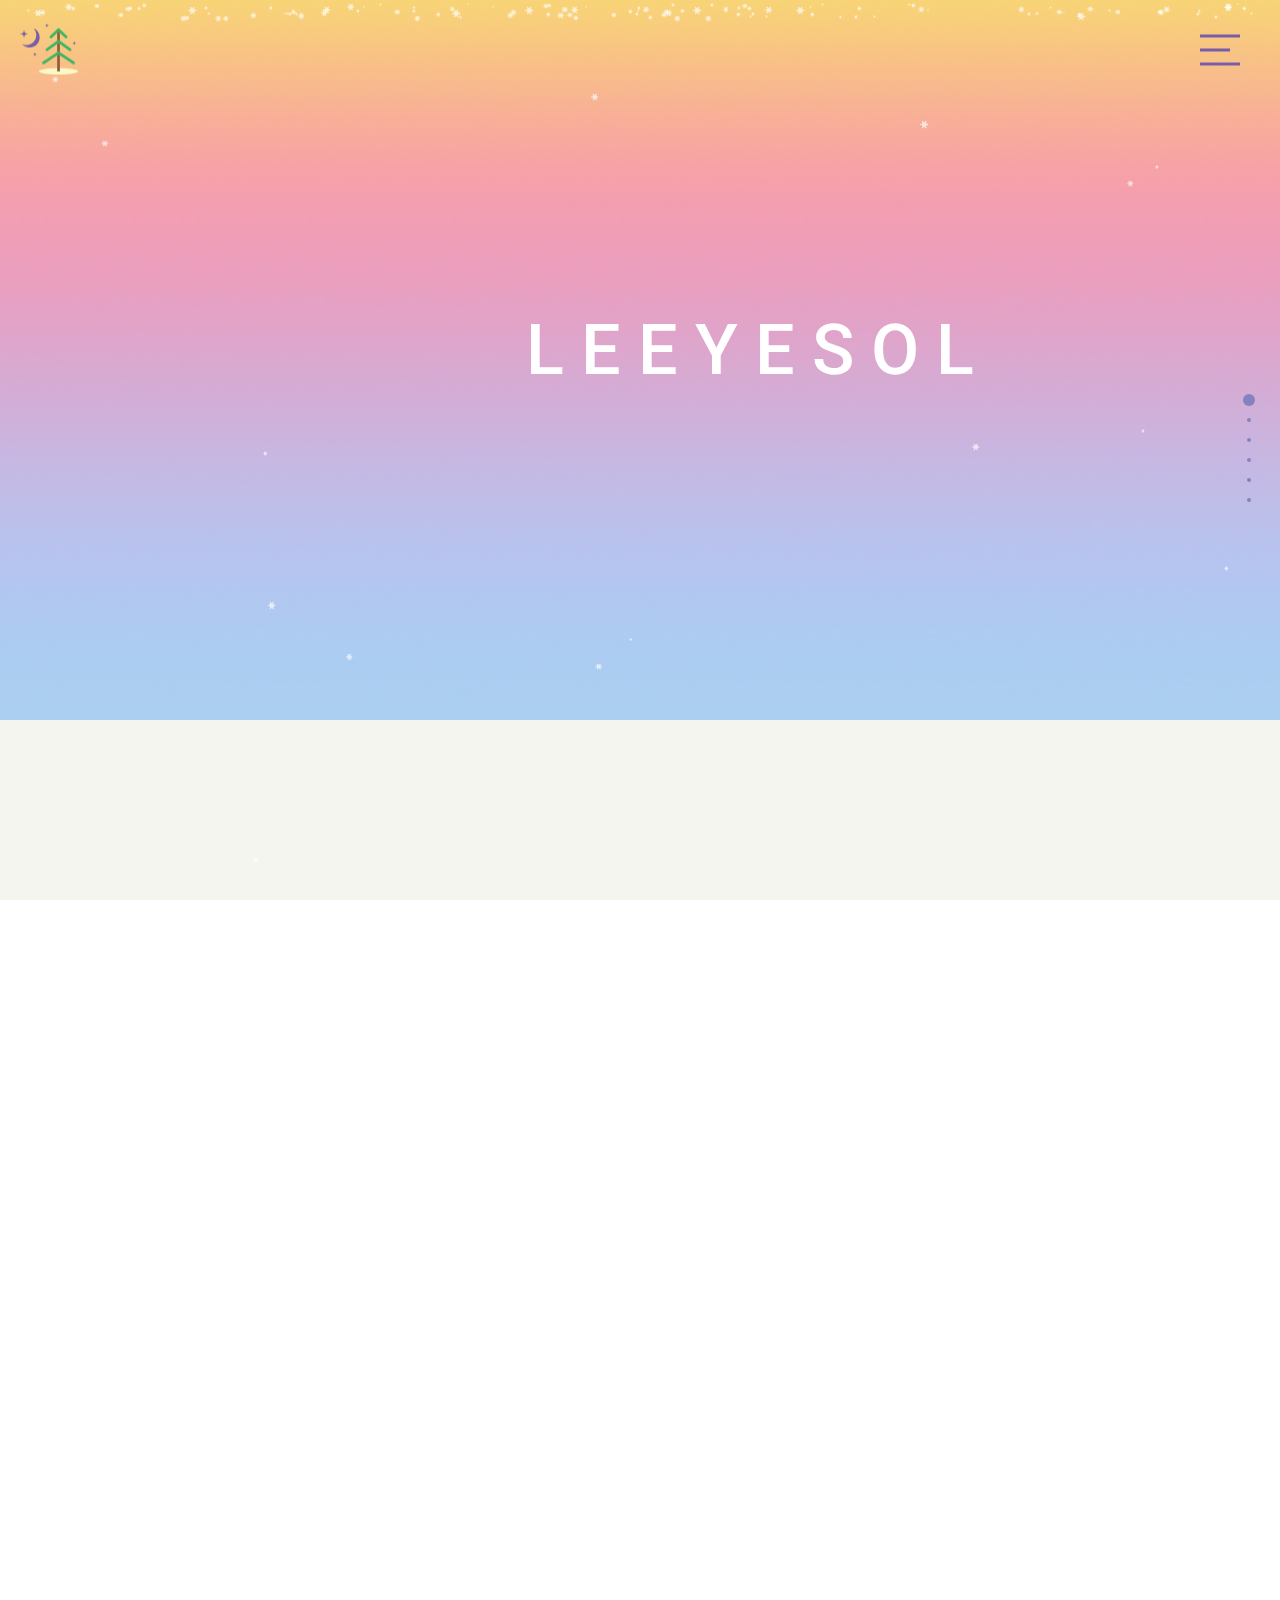
<file: index.html>
<!DOCTYPE html>
<html lang="en">

<head>
  <meta charset="UTF-8">
  <meta http-equiv="X-UA-Compatible" content="IE=edge">
  <meta name="viewport" content="width=device-width, initial-scale=1.0">
  <title>LYS's portfolio</title>
  <link rel="stylesheet" href="css/reset.css">
  <link rel="stylesheet" href="css/jquery.fullpage.css">
  <link rel="stylesheet" href="css/colorbox.css">
  <link rel="stylesheet" href="css/slick.css">
  <link rel="stylesheet" href="css/all.css">
  <link rel="stylesheet" href="css/jQuery-plugin-progressbar.css">
  <link rel="stylesheet" href="css/snowfallstyles.css">
  <link rel="stylesheet" href="css/main.css">

</head>

<body>

  <a href="#home" class="a_home">home버튼</a>
  <a href="#web" class="a_web">home버튼</a>
  <!-- 상단 메뉴바 클릭시 나옴-->
  <div class="header">

    <h1><a href="index.html">로고</a></h1>
    <div class="m_btn">
      <a href="#" class="line"><span></span></a>
    </div>

  </div>

  <!-- 헤더 모바일버튼 메뉴 -->
  <ul class="gnb">
    <li class="g_home"><a href="#home">HOME</a></li>
    <li class="g_web"><a href="#web">WEB</a> </li>
    <li class="g_mobile"><a href="#mobile">MOBILE</a> </li>
    <li class="g_responsive"><a href="#responsive">RESPONSIVE</a> </li>
    <li class="g_design"><a href="#design">DESIGN</a> </li>
    <li class="g_con"><a href="#contact">CONTACT</a></li>
  </ul>


  <div id="fullpage">
    <!-- home -->
    <div class="section home_p" id="section0">
      <div class="intro">
        <h1>L E E Y E S O L</h1>
        <h2>P O R T F O L I O</h2>
        <div class="name_bg"></div>
        <!-- 로고 애니메이션 -->
        <div class="img_ani">
          <div class="ani01"><img src="images/logoani_01.png" alt="밑바탕"></div>
          <!-- 나무가지 -->
          <div class="ani02"></div>
          <div class="ani03"><img src="images/logoani_03.png" alt="나무가지1"></div>
          <div class="ani04"><img src="images/logoani_04.png" alt="나무가지2"></div>
          <div class="ani05"><img src="images/logoani_05.png" alt="나무가지3"></div>
          <div class="ani06"><img src="images/logoani_06.png" alt="달"></div>
          <div class="ani07"><img src="images/logoani_07.png" alt="큰별"></div>
          <div class="ani08"><img src="images/logoani_08-1.png" alt="작은별"></div>

        </div>
        <!--img_ani-->
      </div>
      <!--intro-->
    </div>
    <!--section0-->


    <!-- ----------------------------web -->
    <div class="section work_01" id="section1">
      <div class="section_inner">
        <h2>WEB</h2>
        <div class="work_slide work_web">
          <div class="slider card-container web_slide">
            <div class="front">

              <img src="images_w/web_canon.png" alt="캐논">

              <h4>Clone Coding</h4>
            </div>
            <!--front-->
            <div class="back">
              <a href="https://solme.github.io/portfolio/work/web_canon" target="_blank">
                <div class="logobox">
                  <img src="images_w/logo_canon.png" alt="캐논로고">
                </div>
                <div class="infobox">
                  <h5>slick을 활용한 메인, 배너 슬라이드</h5>
                  <h5>form을 활용한 팝업 이벤트</h5>
                </div>
                <!--info_box-->
                <button type="button" class="link_more">자세히 보기</button>

              </a>
            </div>
          </div>
          <!--card-container-->

          <div class="slider card-container web_slide">
            <div class="front">
              <img src="images_w/web_mycat.png" alt="마이캣">
              <h4>Clone Coding</h4>

            </div>
            <!--front-->
            <div class="back">
              <a href="https://solme.github.io/portfolio/work/web_cat" target="_blank">
                <div class="logobox">
                  <img src="images_w/logo_mycat.png" alt="마이캣로고">
                </div>

                <div class="infobox">
                  <h5>One page scroll website</h5>
                  <h5>플러그인 없이 Javascript, jquery로 스크롤이벤트</h5>
                  <h5>특정 스크롤 위치 도달 시 <br class="pp">애니메이션이 실행되도록 구현</h5>
                </div>
                <!--info_box-->

                <button type="button" class="link_more">자세히 보기</button>
              </a>
            </div>
          </div>
          <!--card-container-->

          <div class="slider card-container web_slide">
            <div class="front">
              <img src="images_w/web_samyang.png" alt="삼양">
              <h4>Clone Coding</h4>

            </div>
            <div class="back">
              <a href="https://solme.github.io/portfolio/work/web_samyang" target="_blank">
                <div class="logobox">
                  <img src="images_w/logo_samyang.png" alt="삼양로고">
                </div>
                <div class="infobox">

                  <h5> 메인비쥬얼과 탭메뉴 내의 슬라이드 구현</h5>
                  <h5> fulldown 메뉴</h5>
                  <h5> 스크롤 따라다니는 퀵 메뉴</h5>
                </div>
                <!--info_box-->

                <button type="button" class="link_more">자세히 보기</button>
              </a>
            </div>
          </div>
          <!--card-container-->

          <div class="slider card-container web_slide">
            <div class="front">
              <img src="images_w/web_dalim.png" alt="대림산업">
              <h4>Clone Coding</h4>
            </div>
            <!--front-->
            <div class="back">
              <a href="https://solme.github.io/portfolio/work/web_daelim" target="_blank">
                <div class="logobox">
                  <img src="images_w/logo_dlenc.png" alt="대림산업 로고">
                </div>
                <div class="infobox">

                  <h5> 동영상 이미지 hover시<br> background 변경되는 슬라이드</h5>
                  <h5> index()와 attr()를 활용한 modal popup</h5>
                </div>
                <!--info_box-->
                <button type="button" class="link_more">자세히 보기</button>
              </a>

            </div>
            <!--back-->
          </div>
          <!--card-container-->

        </div>
        <!--work_web-->

      </div>
      <!--section_inner-->
    </div>
    <!--section1-->

    <!-- -----------------------------------------mobile -->
    <div class="section work_01" id="section2">
      <div class="section_inner">
        <h2>MOBILE</h2>
        <div class="work_slide work_mobile">

          <div class="slider card-container web_slide">
            <div class="front">
              <img src="images_w/mobile_sub.png" alt="서브웨이">
              <h4>Renewal</h4>
            </div>
            <div class="back">
              <a href="https://solme.github.io/portfolio/work/m_subway" target="_blank">
                <div class="logobox">
                  <img src="images_w/logo_subway.png" alt="서브웨이 로고">
                </div>
                <!--logobox-->
                <div class="infobox">
                  <h5>모바일용 탭메뉴 슬라이드</h5>
                  <h5>팝업 오늘하루 그만보기 <br>
                    modal popup</h5>
                </div>
                <!--info_box-->
                <button type="button" class="link_more">자세히 보기</button>
              </a>

            </div>
            <!--back-->
          </div>
          <!--card-container-->

          <div class="slider card-container web_slide">
            <div class="front">
              <img src="images_w/mobile_hellov.png" alt="헬로비전 ">
              <h4>Clone Coding</h4>
            </div>

            <div class="back">
              <a href="https://solme.github.io/portfolio/work/m_lghello" target="_blank">
                <div class="logobox">
                  <img src="images_w/logo_hello.png" alt="헬로비전 로고">
                </div>
                <!--logobox-->
                <div class="infobox">
                  <h5> 메인 visual, 배너 슬라이드 모바일버전</h5>
                  <h5> 아코디언 메뉴 구현</h5>
                </div>
                <!--info_box-->
                <button type="button" class="link_more">자세히 보기</button>
              </a>

            </div>
            <!--back-->
          </div>
          <!--card-container-->

          <div class="slider card-container web_slide">
            <div class="front">
              <img src="images_w/mobile_asan.png" alt="아산병원">
              <h4>Clone Coding</h4>
            </div>
            <div class="back">
              <a href="https://solme.github.io/portfolio/work/m_asan" target="_blank">

                <div class="logobox">
                  <img src="images_w/logo_asan.png" alt="아산병원 로고">
                </div>
                <!--logobox-->
                <div class="infobox">

                  <h5>swiper 슬라이드를 활용한 메인</h5>
                  <h5>모바일 메뉴 클릭시 화면크기 조정 </h5>
                </div>
                <!--info_box-->
                <button type="button" class="link_more">자세히 보기</button>
              </a>

            </div>
            <!--back-->
          </div>
          <!--card-container-->


         
          <div class="slider card-container web_slide">
            <div class="front">
              <img src="images_w/mobile_daesang.png" alt="대상">
              <h4>Clone Coding</h4>
            </div>
            <div class="back">
              <a href="https://solme.github.io/portfolio/work/m_daesang" target="_blank">
                <div class="logobox">
                  <img src="images_w/logo_daesang.png" alt="대상 로고">
                </div>
                <!--logobox-->
                <div class="infobox">

                  <h5>슬라이드를 활용한 section</h5>
                  <h5>스크롤 이벤트</h5>
                </div>
                <!--info_box-->
                <button type="button" class="link_more">자세히 보기</button>
              </a>
            </div>
          </div>
          <!--card-container-->
        </div>
        <!--work_web-->

      </div>
      <!--section_inner-->
    </div>
    <!--section2-->
    <!-- ------------------------------------responsive -->
    <div class="section work_01" id="section3">
      <div class="section_inner">
        <h2>RESPONSIVE</h2>
        <div class="work_slide work_res">
          <div class="slider card-container web_slide">
            <div class="front">
              <img src="images_w/rdw_curves.png" alt="커브스">
              <h4>Renewal</h4>
            </div>
            <!--front-->

            <div class="back">
              <a href="https://solme.github.io/portfolio/work/rwd_curves" target="_blank">
                <div class="logobox">
                  <img src="images_w/logo_curves.png" alt="커브스 로고">
                </div>
                <!--logobox-->
                <div class="infobox">
                  <h5>반응형 사이트</h5>
                  <h5>마우스 따라다니는 메뉴바</h5>
                  <h5>디자인 시안을 사이트로 구현</h5>
                </div>
                <!--info_box-->
                <button type="button" class="link_more">자세히 보기</button>
              </a>
            </div>
            <!--back-->
          </div>
          <!--card-container-->

          <div class="slider card-container web_slide">
            <div class="front">
              <img src="images_w/rdw_lafuma.png" alt="라푸마">
              <h4>Renewal</h4>
            </div>
            <!--front-->
            <div class="back">
              <a href="https://solme.github.io/portfolio/work/rwd_lafuma" target="_blank">
                <div class="logobox">
                  <img src="images_w/logo_lafuma.png" alt="라푸마 로고">
                </div>
                <!--logobox-->
                <div class="infobox">
                  <h5>반응형 사이트</h5>
                  <h5>디자인 시안을 사이트로 구현</h5>
                </div>
                <!--info_box-->
                <button type="button" class="link_more">자세히 보기</button>
              </a>
            </div>
            <!--back-->
          </div>
          <!--card-container-->

          <div class="slider card-container web_slide">
            <div class="front">
              <img src="images_w/rdw_elite.png" alt="엘리트">
              <h4>Renewal</h4>
            </div>
            <div class="back">
              <a href="https://solme.github.io/portfolio/work/rwd_elete" target="_blank">
                <div class="logobox">
                  <img src="images_w/logo_elite.png" alt="엘리트 로고">
                </div>
                <!--logobox-->
                <div class="infobox">
                  <h5>반응형 사이트</h5>
                  <h5>Form활용, 모바일 사이즈에서 이미지 변경</h5>
                </div>
                <!--info_box-->
                <button type="button" class="link_more">자세히 보기</button>
              </a>
            </div>
            <!--back-->

          </div>
          <!--card-container-->

          <!-- <div class="slider card-container web_slide">
            <div class="front">
              <img src="images_w/web_samyang.png" alt="">
            </div>
            <div class="back">Back Side</div>
          </div>
          card-container -->

        </div>
        <!--work_web-->

      </div>
      <!--section_inner-->
    </div>
    <!--section3-->

    <!-- ------------------------------------design -->

    <div class="section work_02" id="section4">

      <div class="section_inner">
        <h2>DESIGN</h2>

        <div class="gmenu">
          <div id="all" class="on"><a href="#">All</a></div>
          <div id="sian"><a href="#">LAYOUT</a></div>
          <div id="banner"><a href="#">BANNER</a></div>
          <div id="icon"><a href="#">ICON</a></div>
        </div>
        <!--gmenu-->


        <div class="grid">

          <div class="grid-item banner">
            <a class="group1" href="images_w/banner01.png">
              <img src="images_w/banner01_s.png" alt="">
            </a>
          </div>

          <div class="grid-item banner">
            <a class="group1" href="images_w/banner02.png">
              <img src="images_w/banner02_s.png" alt="">
            </a>
          </div>

          <div class="grid-item sian">
            <a class="group1" href="images_w/barbecue_de.png">
              <img src="images_w/sian_babecue.png" alt="">
            </a>
          </div>

          <div class="grid-item sian">
            <a class="group1" href="images_w/1010_de_1.png">
              <img src="images_w/sian_1010.png" alt="">
            </a>
          </div>

          <div class="grid-item sian">
            <a class="group1" href="images_w/desktop.png">
              <img src="images_w/sian_cur.png" alt="">
            </a>
          </div>

          <div class="grid-item sian">
            <a class="group1" href="images_w/promotion_pic.png">
              <img src="images_w/sian_promotion.png" alt="">
            </a>
          </div>

          <div class="grid-item sian">
            <a class="group1" href="images_w/tesla_02.png">
              <img src="images_w/tesla_01.png" alt="">
            </a>
          </div>


          <div class="grid-item icon">
            <a class="group1" href="images_w/icon_a02.png">
              <img src="images_w/icon_a.png" alt="">
            </a>
          </div>


          <div class="grid-item banner">
            <a class="group1" href="images_w/banner03.png">
              <img src="images_w/banner03_s.png" alt="">
            </a>
          </div>

          <!-- <div class="grid-item banner">
            <a class="group1" href="images_w/banner01.png">
              <img src="images_w/banner01_s.png" alt="">
            </a>
          </div> -->


        </div>
        <!--grid-->

      </div>
      <!--section_inner-->

    </div>
    <!--section4-->




    <!-- ----------------------------------------contact -->

    <div class="section con_01" id="section5">
      <div id="cont">
        <div class="cont_inner section_inner">

          <h2>ABOUT</h2>
          <div class="about_c">
            <div class="from">
              <h4>이예솔</h4>
              <ul class="txt">
                <li><i class="fas fa-map-marker-alt"></i> <span>서울시 노원구 상계9동</span> </li>
                <li><i class="fas fa-phone"></i> <span></span> </li>
                <li><i class="fas fa-envelope"></i> <span>dpthf5977@naver.com</span> </li>
              </ul>

            </div>

            <div class="career">
              <h4>CAREER & LICENS</h4>

              <h5>2021.08 - 2021. 12 대우직업능력개발원 반응형 웹디자인 전문가 과정 수료</h5>
              <h6>2021. 12 웹디자인 기능사 </h6>
              <h6>2021. 12 GTQ 포토샵 1급</h6>
              <h6>2021. 12 컴퓨터그래픽스 운용기능사</h6>
              <h6></h6>
            </div>
          </div>
          <!--about_c-->

          <div class="skill">
            <h4>SKILL</h4>

            <div class="box">
              <h3>phoposhop</h3>
              <div class="progress-bar" data-percent="90" data-duration="1000"></div>
            </div>

            <div class="box">
              <h3>illustrator</h3>
              <div class="progress-bar"></div>
            </div>

            <div class="box">
              <h3>HTML5</h3>
              <div class="progress-bar" data-percent="95"></div>
            </div>

            <div class="box">
              <h3>CSS3</h3>
              <div class="progress-bar" data-percent="95"></div>
            </div>

            <div class="box">
              <h3>JAVASCRIPT</h3>
              <div class="progress-bar" data-percent="70"></div>
            </div>

            <div class="box">
              <h3>J QUERY</h3>
              <div class="progress-bar" data-percent="75"></div>
            </div>

          </div>
          <!--skill-->

          <div class="con_line">
            <div class="contact_c">
              <h2>CONTACT</h2>
              <p class="con_txt">
                매일 발전하고 있는 저와 함께 하고 싶다면 연락주세요.<br>
                Skill UP 하면서 기다리고 있겠습니다 :)
              </p>
              <ul class="con_icon">
                <li><i class="fas fa-phone"></i> <span></span> </li>
                <li><i class="fas fa-envelope"></i> <span>dpthf5977@naver.com</span> </li>
              </ul>
            </div>
          </div>
          <!--con_line-->

          <div class="footer">
            <p class="tit">YS Portfolio 해당 사이트의 작업물은 포트폴리오용으로 제작되었습니다.</p>
            <p class="copy">Copyright &copy; 2021 LYS All right reserved. </p>



          </div>
          <!--section_inner-->
        </div>
        <!--#con-->
      </div>
      <!--section5-->




    </div>



    <script src="js/jquery-3.6.0.js"></script>
    <script src="js/jquery.fullpage.js"></script>
    <script src="js/all.js"></script>
    <script src="js/slick.js"></script>
    <script src="js/jquery.colorbox.js"></script>
    <script src="js/isotope-docs.min.js"></script>
    <script src="js/jQuery-plugin-progressbar.js"></script>
    <script src="js/snowfall.jquery.min.js"></script>
    <script src="js/main.js"></script>

</body>

</html>
</file>
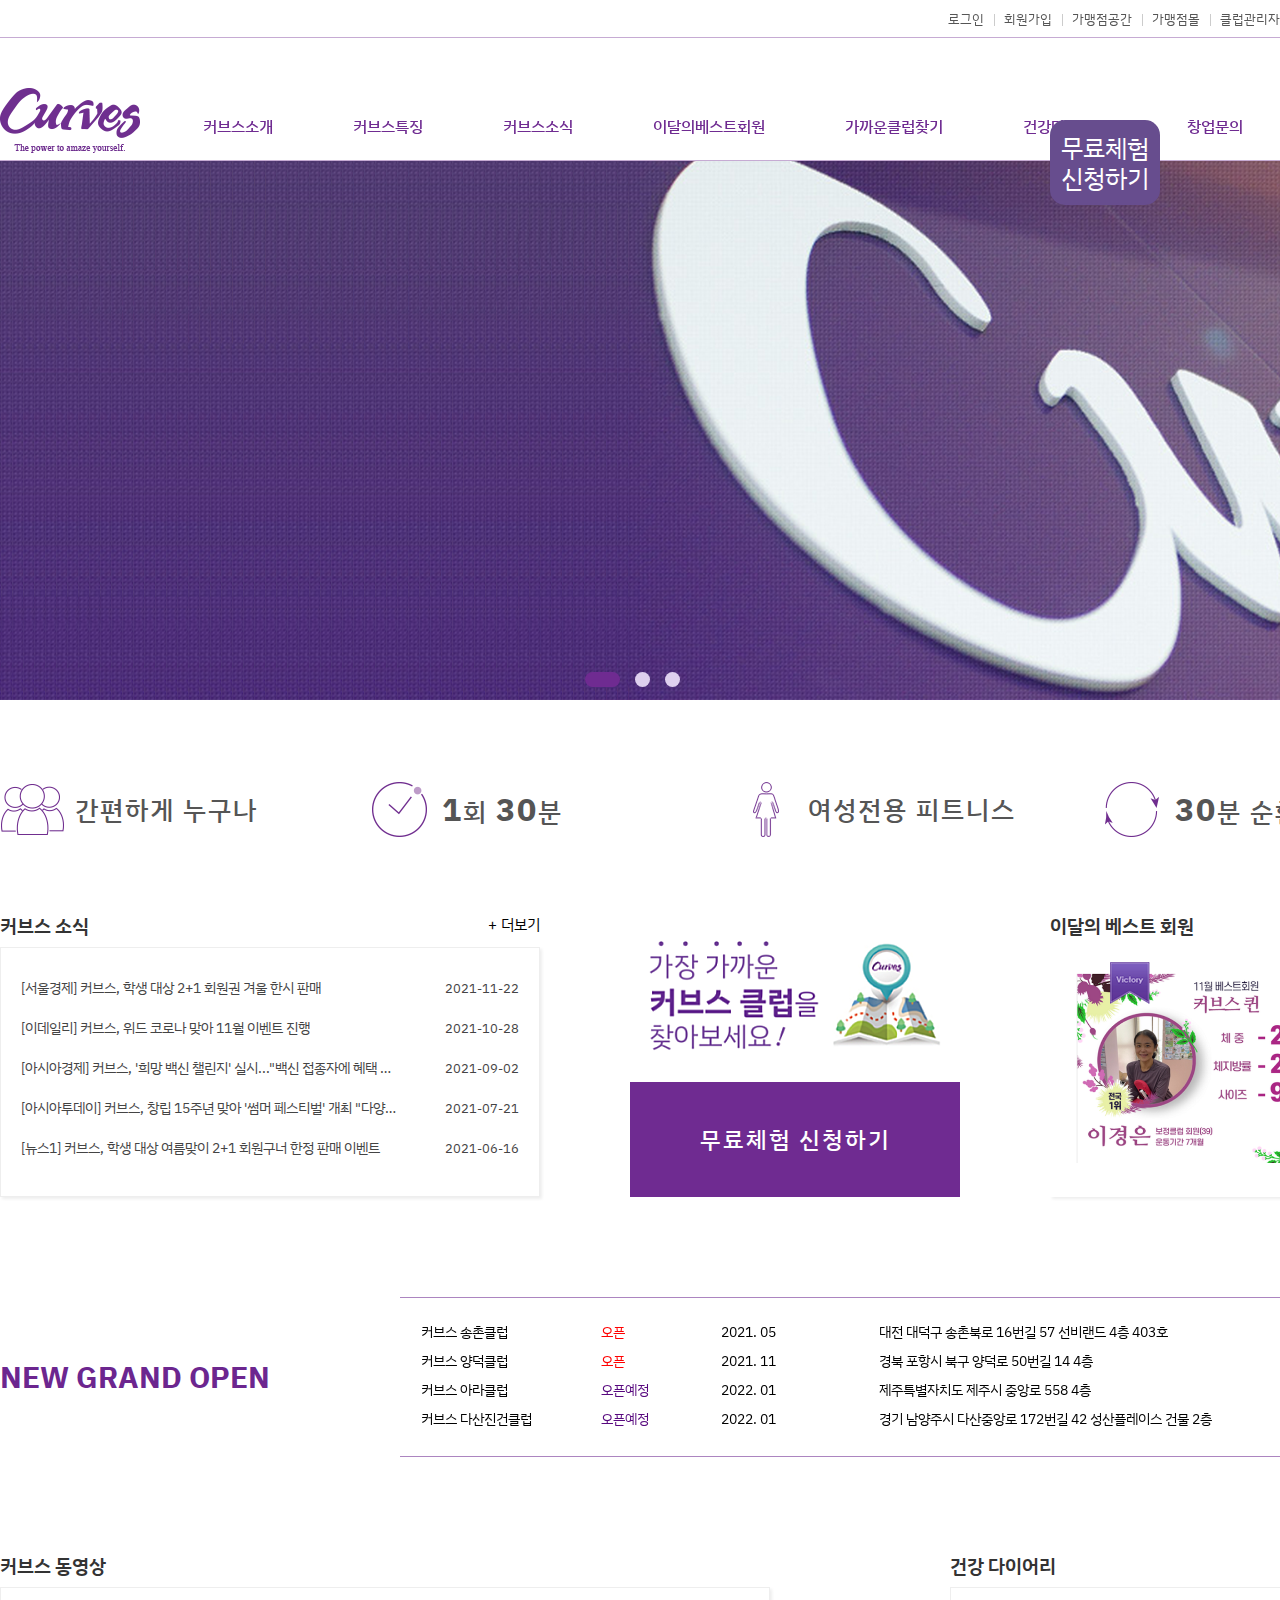
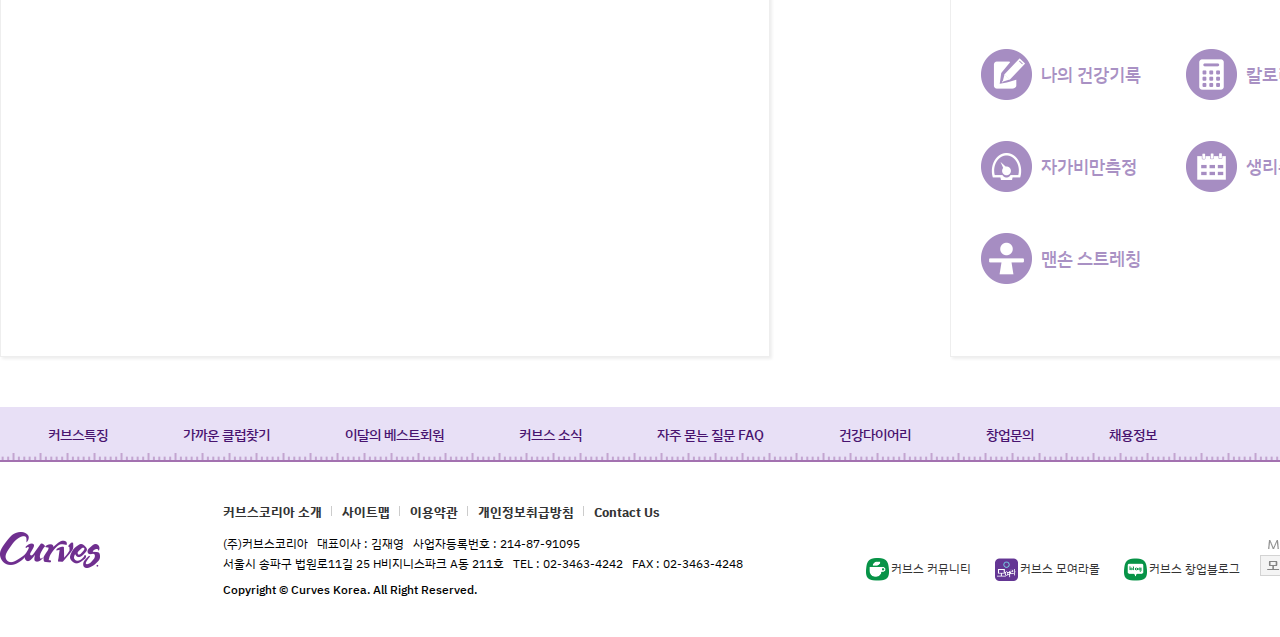
<file: work/rwd_curves/index.html>
<!DOCTYPE html>
<html lang="en">
<head>
  <meta charset="UTF-8">
  <meta http-equiv="X-UA-Compatible" content="IE=edge">
  <meta name="viewport" content="width=device-width, initial-scale=1.0, maximum-scale=1, minimum-scale=1">
  <title>커브스</title>
  <link rel="stylesheet" href="css/reset.css">
  <link rel="stylesheet" href="css/slick.css">
  <link rel="stylesheet" href="css/main.css">
</head>
<body>
  <div class="wrap">
    <div class="cover"></div>
    <button class="m_close">닫기</button>
  
  <div class="quick">
    <a href="#">무료체험 신청하기</a>
  </div>
  
  <div class="m_header">
    <button type="button" class="m_btn">메뉴</button>
    <h1><a href="index.html">로고</a></h1>
    <button type="button" class="m_login">로그인</button>
    <div class="m_menu"></div>
  </div>   
  
  <div class="m_gnb_wrap">
    <ul class="m_gnb">
      <h1><a href="index.html">로고</a></h1>
      <li><a href="#">커브스소개</a>
        <ul class="m_depth2">
          <li><a href="#">브랜드스토리</a></li>
          <li><a href="#">CEO인사말</a></li>
          <li><a href="#">연혁</a></li>
          <li><a href="#">조직도</a></li>
          <li><a href="#">본사위치</a></li>
          <li><a href="#">Contact Us</a></li>
        </ul>
      </li>
      <li><a href="#">커브스특징</a>
        <ul class="m_depth2">
          <li><a href="#">간편하게 누구나</a></li>
          <li><a href="#">1회 30분</a></li>
          <li><a href="#">여성전용 피트니스</a></li>
          <li><a href="#">프로그램 포인트</a></li>
          <li><a href="#">자주묻는질문</a></li>
          <li><a href="#">무료체험신청</a></li>
        </ul> 
      
      </li>
      <li><a href="#">커브스소식</a>
        <ul class="m_depth2">
          <li><a href="#">뉴스</a></li>
          <li><a href="#">매거진</a></li>
          <li><a href="#">이벤트</a></li>
          <li><a href="#"></a></li>
                   
        </ul>
      </li>
      <li><a href="#">이달의베스트회원</a>
        <ul class="m_depth2">
         <li><a href="#">최다 체중감량</a></li>             
         <li><a href="#">건강 회복</a></li>             
         <li><a href="#">최다 친구 추천</a></li>             
         <li><a href="#">최다 출석</a></li>             
        </ul>
      </li>
      <li><a href="#">가까운클럽찾기</a>
        <ul class="m_depth2">
          <li><a href="#">전국 커브스</a></li>             
          <li><a href="#">세계 속 커브스</a></li>             
         </ul>
      </li>
      <li><a href="#">건강다이어리</a>
        <ul class="m_depth2">
          <li><a href="#">나의 건강기록</a></li>             
          <li><a href="#">칼로리 계산기</a></li>             
          <li><a href="#">자가비만측정</a></li>             
          <li><a href="#">생리주기표</a></li>             
          <li><a href="#">맨손 스트레칭</a></li>             
                      
         </ul>
        </li>
      <li><a href="#">창업문의</a>
        <ul class="m_depth2 ">
          <li><a href="#">커브스 시스템</a></li>             
          <li><a href="#">성공 창업 스토리</a></li>             
          <li><a href="#">개설조건 및 투자비용</a></li>             
          <li><a href="#">인테리어</a></li>             
          <li><a href="#">커브스 추천 지역</a></li>             
          <li><a href="#">사업설명회 및 개설 상담</a></li>             
         </ul>
      </li>
    </ul><!--m_gnb-->
  </div>
    
    <header>
     <div class="header_top">
      <ul class="util">
        <li><a href="#">로그인</a></li>
        <li><a href="#">회원가입</a></li>
        <li><a href="#">가맹점공간</a></li>
        <li><a href="#">가맹점몰</a></li>
        <li><a href="#">클럽관리자</a></li>
      </ul>
    </div><!--header_top-->
    <div class="header_bottom">

      <h1><a href="index.html">로고</a></h1>
      <ul class="gnb">
        <li><a href="#">커브스소개</a>
          <ul class="depth2">
            <li><a href="#">브랜드스토리</a></li>
            <li><a href="#">CEO인사말</a></li>
            <li><a href="#">연혁</a></li>
            <li><a href="#">조직도</a></li>
            <li><a href="#">본사위치</a></li>
            <li><a href="#">Contact Us</a></li>
          </ul>
        </li>
        <li><a href="#">커브스특징</a>
          <ul class="depth2">
            <li><a href="#">간편하게 누구나</a></li>
            <li><a href="#">1회 30분</a></li>
            <li><a href="#">여성전용 피트니스</a></li>
            <li><a href="#">프로그램 포인트</a></li>
            <li><a href="#">자주묻는질문</a></li>
            <li><a href="#">무료체험신청</a></li>
            
          </ul>
        </li>
        <li><a href="#">커브스소식</a>
          <ul class="depth2">
            <li><a href="#">뉴스</a></li>
            <li><a href="#">매거진</a></li>
            <li><a href="#">이벤트</a></li>
            <li><a href="#"></a></li>
                     
          </ul>
        </li>
        <li><a href="#">이달의베스트회원</a>
          <ul class="depth2">
           <li><a href="#">최다 체중감량</a></li>             
           <li><a href="#">건강 회복</a></li>             
           <li><a href="#">최다 친구 추천</a></li>             
           <li><a href="#">최다 출석</a></li>             
          </ul>
        </li>
        <li><a href="#">가까운클럽찾기</a>
          <ul class="depth2">
            <li><a href="#">전국 커브스</a></li>             
            <li><a href="#">세계 속 커브스</a></li>             
           </ul>
        </li>
        <li><a href="#">건강다이어리</a>
          <ul class="depth2">
            <li><a href="#">나의 건강기록</a></li>             
            <li><a href="#">칼로리 계산기</a></li>             
            <li><a href="#">자가비만측정</a></li>             
            <li><a href="#">생리주기표</a></li>             
            <li><a href="#">맨손 스트레칭</a></li>             
                        
           </ul>
          </li>
        <li class="open_store"><a href="#">창업문의</a>
          <ul class="depth2 ">
            <li><a href="#">커브스 시스템</a></li>             
            <li><a href="#">성공 창업 스토리</a></li>             
            <li><a href="#">개설조건 및 투자비용</a></li>             
            <li><a href="#">인테리어</a></li>             
            <li><a href="#">커브스 추천 지역</a></li>             
            <li><a href="#">사업설명회 및 개설 상담</a></li>             
           </ul>
        </li>
      </ul>
      <span class="line"></span>
    </div><!--header_bottom-->

  </header>

  <main>
    <div class="visual">    
        <div class="photo1"><img src="images/visual_00.png" alt=""></div>
        <div class="photo2"><img src="images/visual_01.png" alt=""></div>
        <div class="photo3"><img src="images/visual_02.png" alt=""></div>
    </div>
<ul class="impact">
  <li><p>간편하게 누구나</p></li>
  <li><p><span>1</span>회 <span>30</span>분</p></li>
  <li><p>여성전용 피트니스</p></li>
  <li><p><span>30</span>분 순환운동</p></li>
</ul><!--impact-->

  <div class="section1">
    <div class="notice">
      <div class="tit">
        <h3>커브스 소식</h3>
        <p>+ 더보기</p>
      </div>
      <ul class="notice_txt">
        <li><a href="#">
          [서울경제] 커브스, 학생 대상 2+1 회원권 겨울 한시 판매</a>
          <span>2021-11-22</span>
        </li>
            
        <li><a href="#">
          [이데일리] 커브스, 위드 코로나 맞아 11월 이벤트 진행
        </a>
        <span>2021-10-28</span>
      </li>       

        <li><a href="#">
          [아시아경제] 커브스, '희망 백신 챌린지' 실시..."백신 접종자에 혜택 제공"
        </a>
        <span>2021-09-02</span>
      </li>  
      
        <li><a href="#">
          [아시아투데이] 커브스, 창립 15주년 맞아 '썸머 페스티벌' 개최 "다양한 이벤트 마련"
        </a>
        <span>2021-07-21</span>
      </li>
     
        <li><a href="#">
          [뉴스1] 커브스, 학생 대상 여름맞이 2+1 회원구너 한정 판매 이벤트
        </a>
        <span>2021-06-16</span>
      </li>      
      
      </ul>
    </div>

    <div class="banner">
      <div class="banner_top">
        <img src="images/search_cu.png" alt="커브스 클럽찾기">
      </div>
      <div class="banner_bottom">
        <a href="#">무료체험 신청하기</a>
      </div>
    </div>

    <div class="best">
      <div class="tit">
        <h3>이달의 베스트 회원</h3>
        <p>+ 더보기</p>
      </div>
      <div class="badge">
        <img src="images/icon_ribbon.png" alt="베스트회원 뱃지">
      </div>
      <div class="best_slide">
        <img src="images/best_member_01.png" alt="베스트회원 이미지1">
        <img src="images/best_member_02.png" alt="베스트회원 이미지2">
        <img src="images/best_member_03.png" alt="베스트회원 이미지3">
        <img src="images/best_member_04.png" alt="베스트회원 이미지4">
      </div>
      
    </div>
  </div><!--section1-->


  <div class="section2">
    <div class="new_tit">
      <h2>NEW GRAND OPEN</h2>
    </div><!--new_tit-->

    <div class="open_slide">

      <div class="slide_txt">
          <h3>커브스 송촌클럽</h3>
          <h4><span>오픈</span></h4>
          <span>2021. 05</span>
          <p class="hide">대전 대덕구 송촌북로 16번길 57 선비랜드 4층 403호</p>
        </div>
  
        <div class="slide_txt">
          <h3>커브스 양덕클럽</h3>
          <h4><span>오픈</span></h4>
          <span>2021. 11</span>
          <p  class="hide">경북 포항시 북구 양덕로 50번길 14 4층</p>
        </div>

        <div class="slide_txt">
        <h3>커브스 아라클럽</h3>
        <h4>오픈예정</h4>
        <span>2022. 01</span>
        <p class="hide">제주특별자치도 제주시 중앙로 558 4층</p>
      </div>

      <div class="slide_txt">
        <h3>커브스 다산진건클럽</h3>
        <h4>오픈예정</h4>
        <span>2022. 01</span>
        <p class="hide">경기 남양주시 다산중앙로 172번길 42 성산플레이스 건물 2층</p>
      </div>
      
      <div class="slide_txt">
        <h3>커브스 일직클럽</h3>
        <h4>오픈예정</h4>
        <span>2022. 01</span>
        <p class="hide">경기 광명시 일직로 28 광명역 트리플타워 오피스텔 3층</p>
      </div>
 

      <div class="slide_txt">
        <h3>커브스 풍무클럽</h3>
        <h4>오픈예정</h4>
        <span>2022. 02</span>
        <p class="hide">경기 김포시 경기도 김포시 풍무로 137 주변</p>
      </div>

     
    </div><!--open_slide-->
  </div><!--section2-->

  <div class="section3">
    <div class="video">
    <div class="tit">
      <h3 class="hide">커브스 동영상</h3>
    </div>
    <div class="video_visual">
      <iframe width="100%" height="100%" src="https://www.youtube.com/embed/7V51I3252CE" title="YouTube video player" frameborder="0" allow="accelerometer; autoplay; clipboard-write; encrypted-media; gyroscope; picture-in-picture" allowfullscreen></iframe>
    </div>
  </div> <!--video-->

    <div class="diary">
      <div class="tit">
        <h3 class="hide">건강 다이어리</h3>
      </div>
      <ul class="diary_list">
        <li><a href="#">나의 건강기록</a></li>
        <li><a href="#">칼로리 계산기</a></li>
        <li><a href="#">자가비만측정</a></li>
        <li><a href="#">생리주기 표</a></li>
        <li><a href="#">맨손 스트레칭</a></li>
      </ul>
    </div><!--diary-->
  </div><!--section3-->
  </main>

  <div class="bottom_menu">
    <ul class="b_list">
      <li><a href="#">커브스특징</a></li>
      <li><a href="#">가까운 클럽찾기</a></li>
      <li><a href="#">이달의 베스트회원</a></li>
      <li><a href="#">커브스 소식</a></li>
      <li><a href="#">자주 묻는 질문 FAQ</a></li>
      <li><a href="#">건강다이어리</a></li>
      <li><a href="#">창업문의</a></li>
      <li><a href="#">채용정보</a></li>
    </ul>
  </div>
<footer>
  <div class="footer_inner">
  <h2><a href="index.html">로고</a></h2>

  <div class="footer_info">
    <ul class="footer_list">
      <li><a href="#">커브스코리아 소개</a></li>
      <li><a href="#">사이트맵</a></li>
      <li><a href="#">이용약관</a></li>
      <li><a href="#">개인정보취급방침</a></li>
      <li><a href="#">Contact Us</a></li>
    </ul>

    <address>
      (주)커브스코리아 &nbsp; 대표이사 : 김재영 &nbsp; 사업자등록번호 : 214-87-91095<br>
      서울시 송파구 법원로11길 25 H비지니스파크 A동 211호 &nbsp; <br class="show">TEL : 02-3463-4242 &nbsp; FAX : 02-3463-4248
    </address>
    <p>Copyright &copy; Curves Korea. All Right Reserved.</p>
  </div><!--footer_info-->

  <div class="footer_right">
  <div class="footer_sns">
    <a href="#" class="comu">커브스 커뮤니티</a>
    <a href="#" class="moyora">커브스 모여라몰</a>
    <a href="#" class="c_blog">커브스 창업블로그</a>
  </div>

  <div class="qr">
    <img src="images/qr_code.gif" alt="QR CODE">
  </div>
</div><!--footer_right-->
  



</div><!--footer_inner-->
</footer>
</div><!--wrap-->

  <script src="js/jquery-3.6.0.js"></script>
  <script src="js/slick.js"></script>
  <script src="js/main.js"></script>
</body>
</html>
</file>
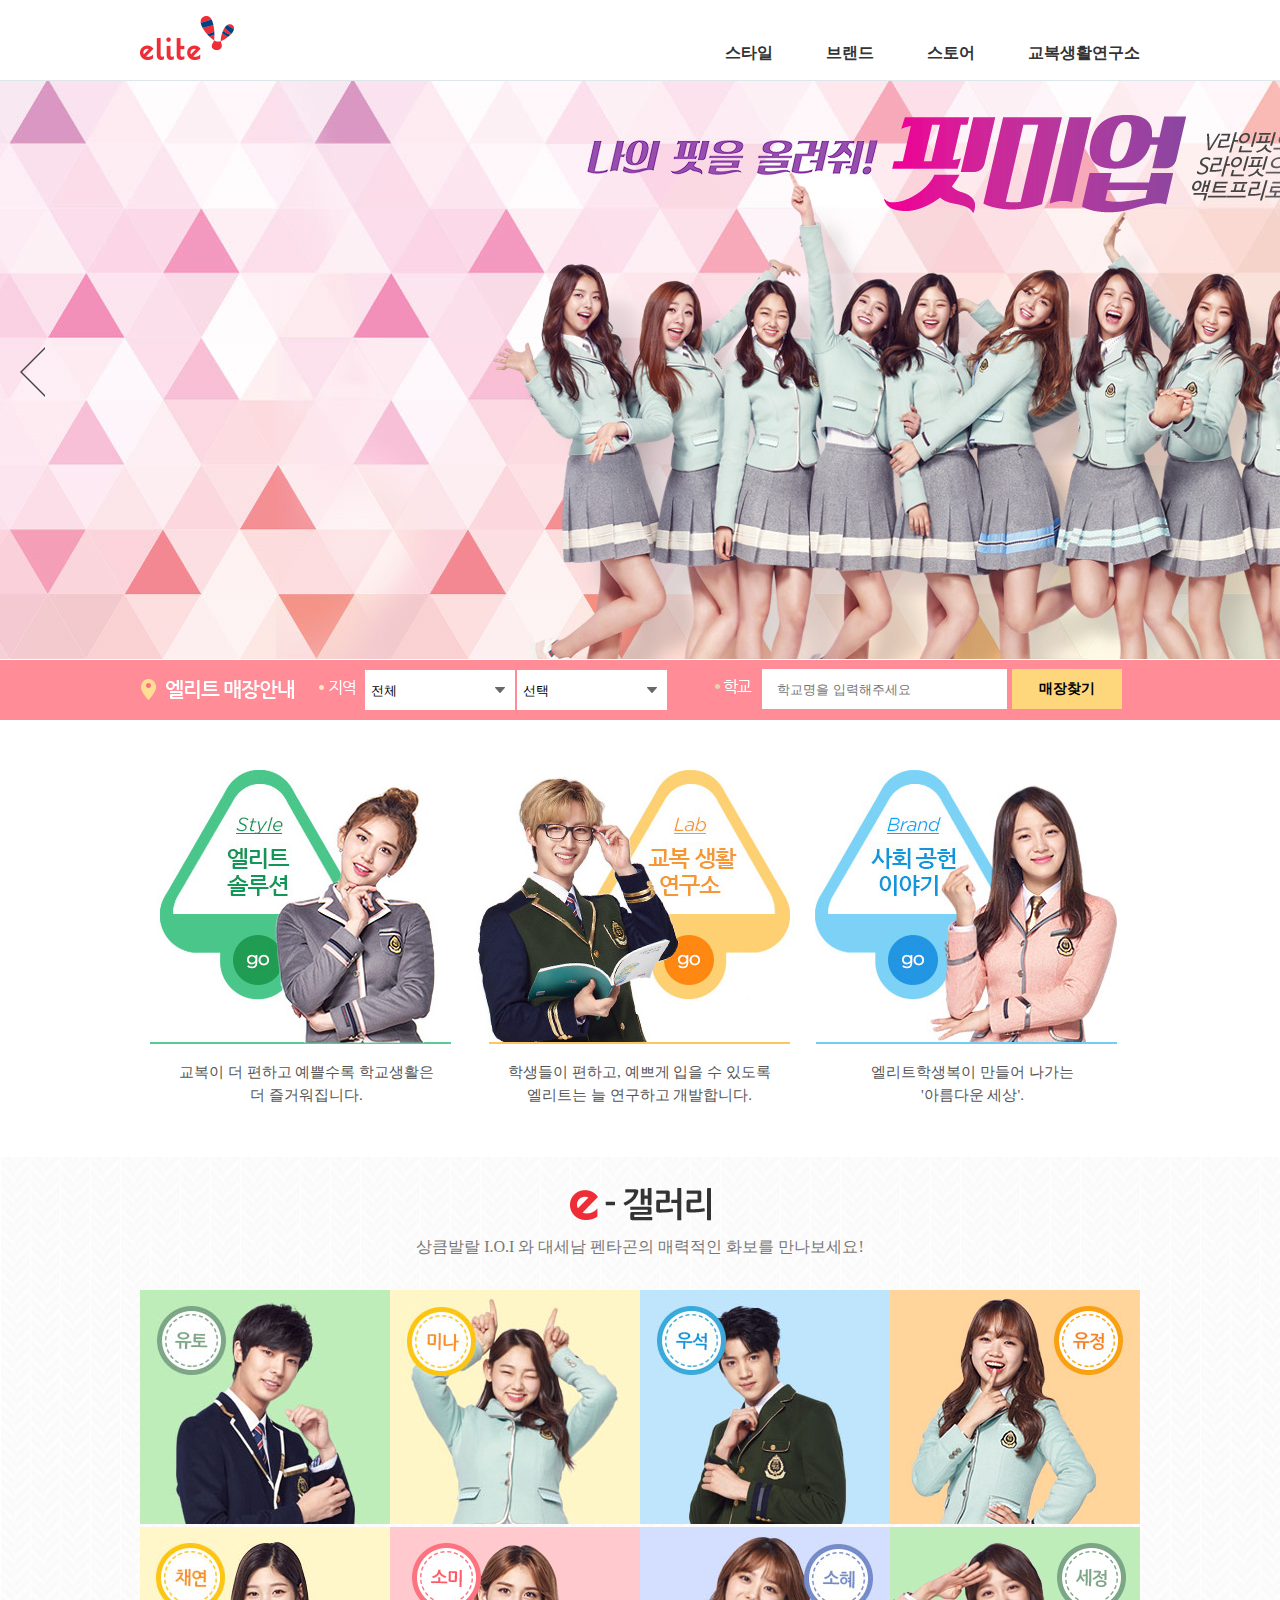
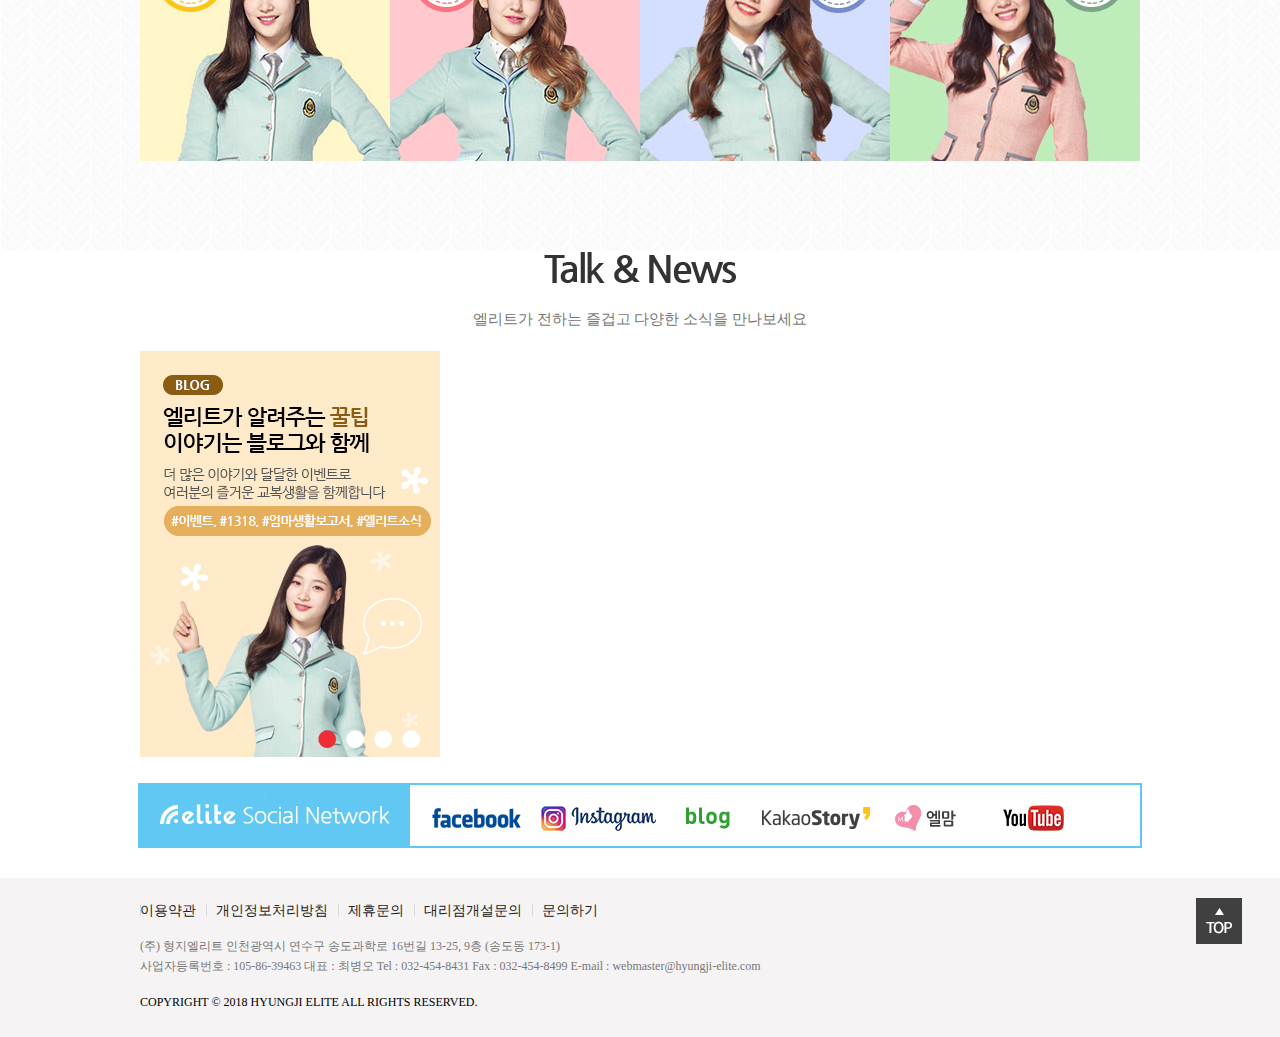
<file: work/rwd_elete/index.html>
<!DOCTYPE html>
<html lang="en">

<head>
    <meta charset="UTF-8">
    <meta http-equiv="X-UA-Compatible" content="IE=edge">
    <meta name="viewport" content="width=device-width, initial-scale=1.0">
    <title>엘리트(반응형)</title>
    <link rel="stylesheet" href="css/reset.css">
    <link rel="stylesheet" href="css/slick.css">
    <link rel="stylesheet" href="css/main.css">
    <script src="js/jquery-3.6.0.js"></script>
    <script src="js/slick.js"></script>
    <script src="js/main.js"></script>
</head>

<body>
    <div class="cover"></div>
    <header>
        <div class="header_inner">
            <h1><a href="#"><img src="images/logo.png" alt="엘리트로고"></a></h1>

            
            <ul class="gnb">
                <li><a href="#">스타일</a></li>
                <li><a href="#">브랜드</a></li>
                <li><a href="#">스토어</a></li>
                <li><a href="#">교복생활연구소</a></li>
            </ul>
            <button type="button" class="m_btn"><img src="images/m_btn.png" alt="메뉴버튼"></button>
            <div class="m_gnb">
                <h2><img src="images/m_gnb.jpg" alt="모바일메뉴 이미지"></h2>
                <ul class="m_menu">
                    <li><h2>스타일</h2></li>
                    <li><a href="#">엘리트 솔루션</a></li>
                    <li><a href="#">보이 핏</a></li>
                    <li><a href="#">걸 핏</a></li>
                    <li><a href="#">생활복 / 체육복</a></li>
                    <li><a href="#">룩북</a></li>
                    <li><h2>브랜드</h2></li>
                    <li><a href="#">히스토리</a></li>
                    <li><a href="#">엘리트 어워드</a></li>
                    <li><a href="#">사회 공헌 이야기</a></li>
                    <li><a href="#">갤러리</a></li>
                    <li><a href="#">모델히스토리</a></li>
                    <li><h2>스토어</h2></li>
                    <li><a href="#">매장찾기</a></li>
                    <li><a href="#">고객센터</a></li>
                    <li><h2>교복생활연구소</h2></li>
                    <li><a href="#">교복생활연구소</a></li>
                </ul>
            
            </div> <!--m_gnb-->
        </div>
    </header>

    <main>
        <div class="visual">
            <div class="visual1"><img src="images/visual01.jpg" alt="슬라이드 이미지1"></div>
            <div class="visual2"><img src="images/visual02.jpg" alt="슬라이드 이미지2"></div>
            <div class="visual3"><img src="images/visual03.jpg" alt="슬라이드 이미지3"></div>
            <div class="visual4"><img src="images/visual04.jpg" alt="슬라이드 이미지4"></div>

        </div>

        <!-- ------------------- 검색폼 ---------------------- -->
        <div class="search">
            <div class="search_inner">
                <h2><img src="images/txt_store.png" alt=""></h2>
                <div class="search_area">
                    <h2><img src="images/txt_area.png" alt=""></h2>
                    <div class="area_wrap">
                        <select name="" id="">
                            <option value="">전체</option>
                            <option value="">서울</option>
                            <option value="">경기</option>
                            <option value="">강원</option>
                            <option value="">충북</option>
                            <option value="">충남</option>
                            <option value="">경북</option>
                            <option value="">경남</option>
                            <option value="">부산</option>
                            <option value="">제주</option>
                            <option value="">광주</option>

                        </select>

                        <select name="" id="">
                            <option value="">선택</option>
                            <option value="">지역1</option>
                            <option value="">지역2</option>
                            <option value="">지역3</option>
                            <option value="">지역4</option>
                            <option value="">지역5</option>
                            <option value="">지역6</option>
                            <option value="">지역7</option>
                            <option value="">지역8</option>
                            <option value="">지역9</option>
                            <option value="">지역10</option>
                        </select>                        

                    </div> <!--area_wrap-->
                </div>
                      <div class="search_school">
                          <h2><img src="images/txt_school.png" alt=""></h2>
                        <div class="school_wrap">
                            <input type="text" placeholder="학교명을 입력해주세요">
                            <button type="button">매장찾기</button>
                        </div><!--school wrap-->
                      </div> <!--search school-->

              
                
            </div><!--search_inner-->
        </div><!--search-->


        <div class="section1">
            <div class="box1">
                <a href="#"><img src="images/img_story01.jpg" alt="엘리트솔루션 이미지"></a>
                <p>교복이 더 편하고 예쁠수록 학교생활은<br> 더 즐거워집니다.</p>
            </div>
            <div class="box2">
                <a href="#"><img src="images/img_story02.jpg" alt="교복생활 이미지"></a>
                <p>학생들이 편하고, 예쁘게 입을 수 있도록<br> 엘리트는 늘 연구하고 개발합니다.</p>
            </div>
            <div class="box3">
                <a href="#"><img src="images/img_story03.jpg" alt="사회공헌 이미지"></a>
                <p>엘리트학생복이 만들어 나가는<br> '아름다운 세상'.</p>
            </div>
        </div>
        <div class="section2">
            <div class="section2_inner">
                <h2><img src="images/tit_artbook2.png" alt="갤러리 타이틀 이미지"></h2>
                <p>상큼발랄 I.O.I 와 대세남 펜타곤의 매력적인 화보를 만나보세요!</p>
                <ul class="model_list">
                    <li><a href="#"><img src="images/img_yt_off.jpg" alt="유토 이미지"></a></li>
                    <li><a href="#"><img src="images/img_mn_off.jpg" alt="미나 이미지"></a></li>
                    <li><a href="#"><img src="images/img_ws_off.jpg" alt="우석 이미지"></a></li>
                    <li><a href="#"><img src="images/img_yj_off.jpg" alt="유정 이미지"></a></li>
                    <li><a href="#"><img src="images/img_cy_off.jpg" alt="채연 이미지"></a></li>
                    <li><a href="#"><img src="images/img_sm_off.jpg" alt="소미 이미지"></a></li>
                    <li><a href="#"><img src="images/img_sh_off.jpg" alt="소혜 이미지"></a></li>
                    <li><a href="#"><img src="images/img_sj_off.jpg" alt="세정 이미지"></a></li>
                </ul>
            </div>
        </div>

        <div class="section3">
            <h2><img src="images/tit_sns.png" alt="talk news 이미지"></h2>
            <p>엘리트가 전하는 즐겁고 다양한 소식을 만나보세요</p>
            <ul class="notice_slide">
                <li class="notice1"><a href="#"><img src="images/img_blogevent160816.jpg" alt=""></a></li>
                <li class="notice2"><a href="#"><img src="images/img_facebookevent160816.jpg" alt=""></a></li>
                <li class="notice3"><a href="#"><img src="images/img_renewalevent1.jpg" alt=""></a></li>
                <li class="notice4"><a href="#"><img src="images/img_renewalevent2.jpg" alt=""></a></li>
            </ul>
            <div class="video">
                <iframe width="672" height="406" src="https://www.youtube.com/embed/N9Lhww3OvYw" title="YouTube video player" frameborder="0" allow="accelerometer; autoplay; clipboard-write; encrypted-media; gyroscope; picture-in-picture" allowfullscreen></iframe>
            </div>

        </div>

        <div class="section4">
            <h2><img src="images/bg_elite_sns.png" alt="엘리트 sns"></h2>
            <ul class="sns_list">
                <li><a href="#"><img src="images/bg_facebook.png" alt="페이스북"></a></li>
                <li><a href="#"><img src="images/bg_insta.png" alt="인스타그램"></a></li>
                <li><a href="#"><img src="images/bg_blog.png" alt="블로그"></a></li>
                <li><a href="#"><img src="images/bg_kakao.png" alt="카카오"></a></li>
                <li><a href="#"><img src="images/bg_elmom.png" alt="엘맘"></a></li>
                <li><a href="#"><img src="images/bg_youtube.png" alt="유튜브"></a></li>
            </ul>
        </div>

    </main>

    <footer>
        <a href="#" class="btn_top"><img src="images/btn_top.png" alt="top버튼 이미지"></a>
        <div class="footer_inner">
            
            <ul class="util">
                <li><a href="#">이용약관</a></li>
                <li><a href="#">개인정보처리방침</a></li>
                <li class="hide"><a href="#">제휴문의</a></li>
                <li class="hide"><a href="#">대리점개설문의</a></li>
                <li><a href="#">문의하기</a></li>
            </ul>

            <address>
                (주) 형지엘리트
                인천광역시 연수구 송도과학로 16번길 13-25, 9층 (송도동 173-1) <br> 
                사업자등록번호 : 105-86-39463 대표 : 최병오 
                Tel : 032-454-8431 Fax : 032-454-8499 <br class="show"> E-mail : webmaster@hyungji-elite.com
            </address>

            <p>COPYRIGHT © 2018 HYUNGJI ELITE ALL RIGHTS RESERVED.</p>
        </div>
    </footer>

</body>

</html>
</file>
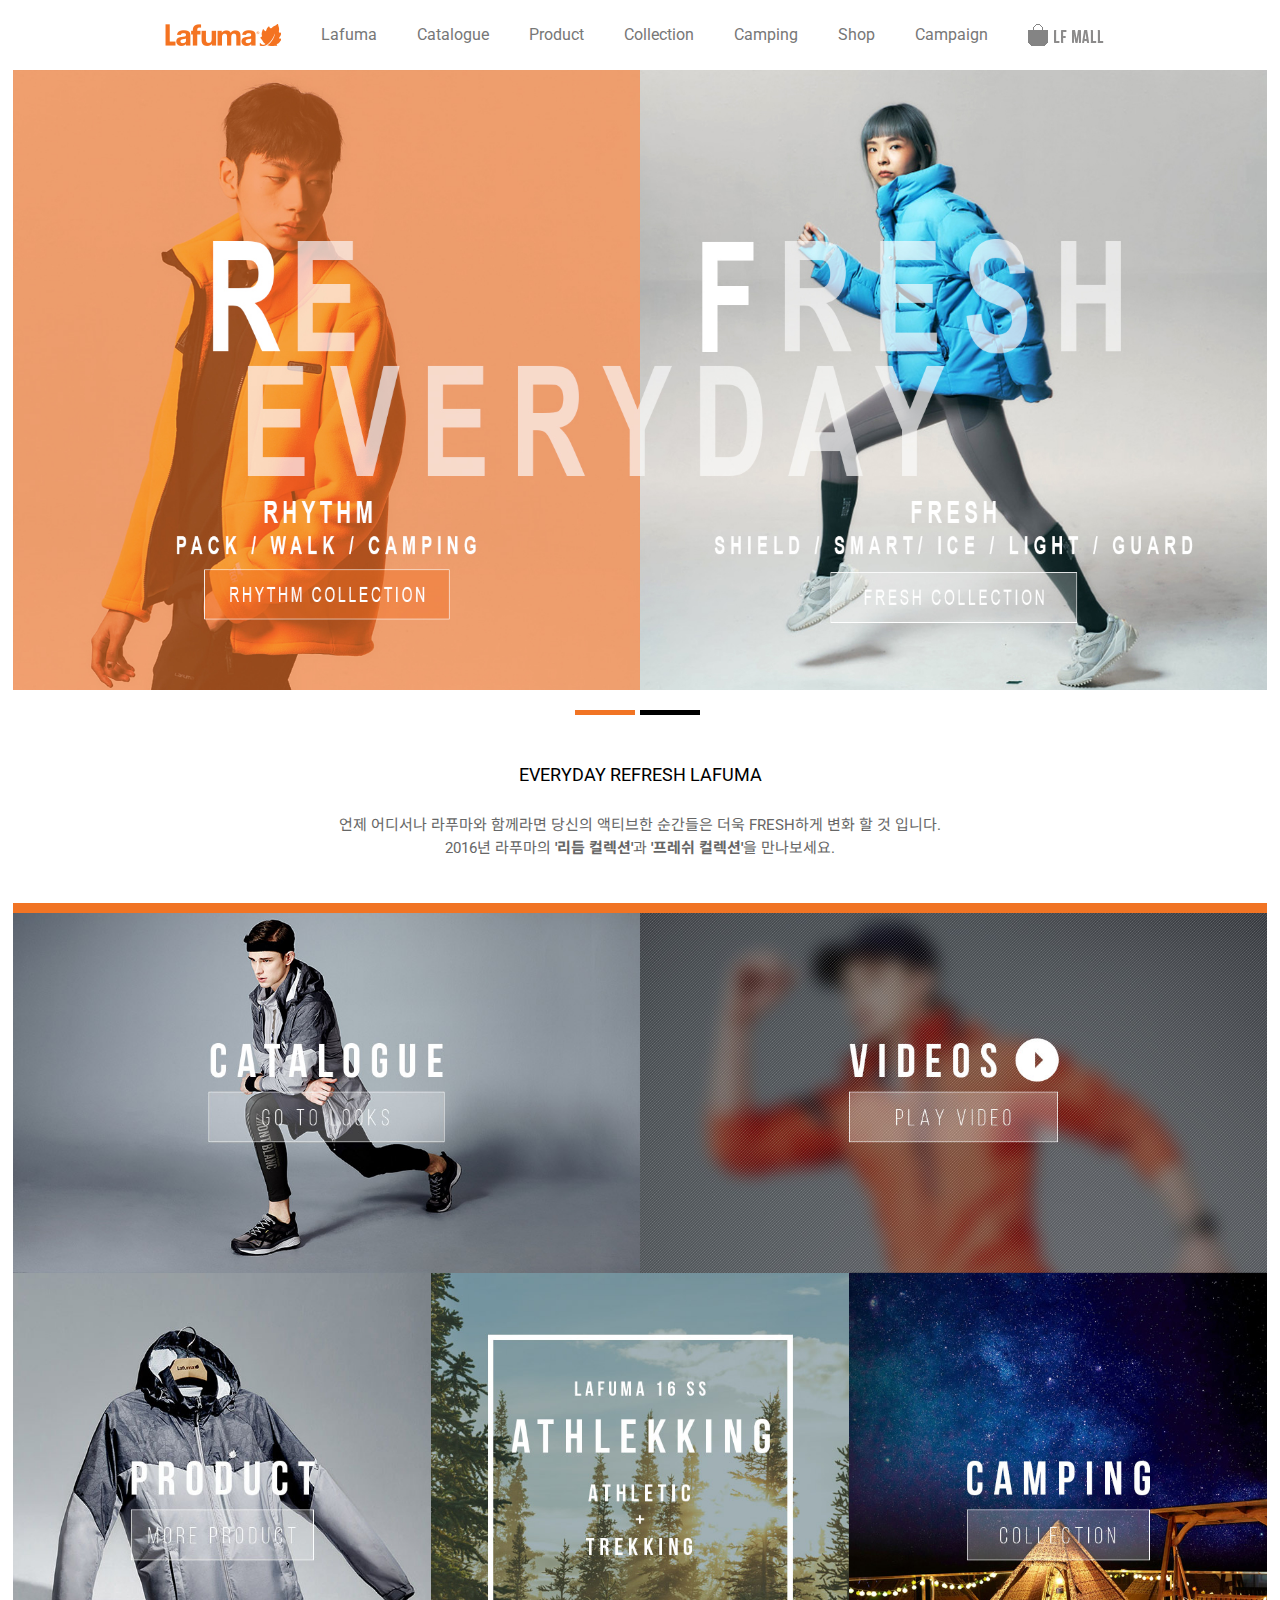
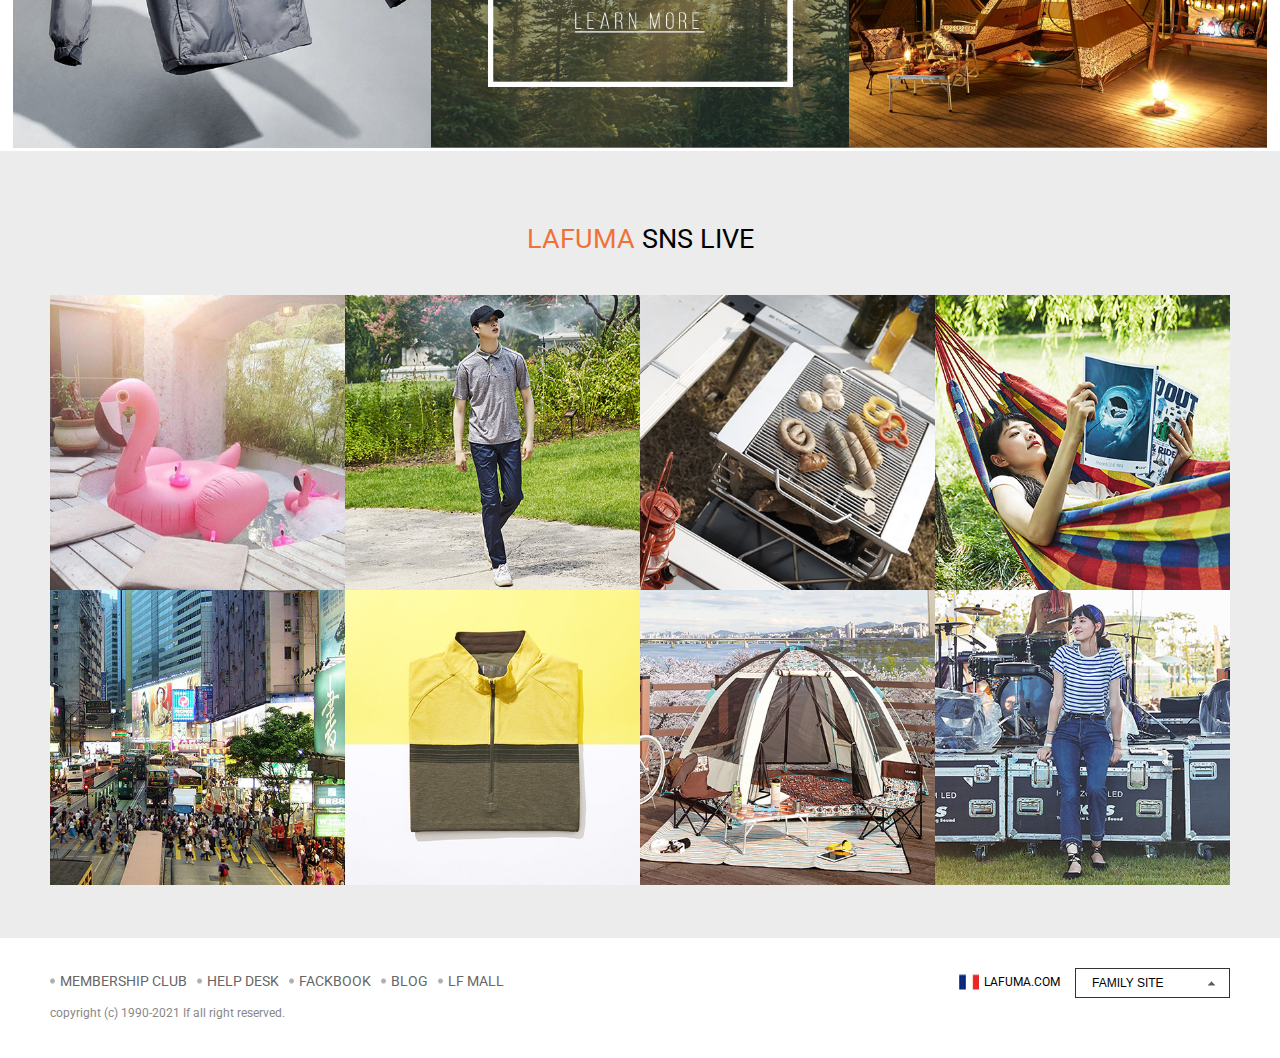
<file: work/rwd_lafuma/index.html>
<!DOCTYPE html>
<html lang="en">
<head>
    <meta charset="UTF-8">
    <meta http-equiv="X-UA-Compatible" content="IE=edge">
    <meta name="viewport" content="width=device-width, initial-scale=1.0, maximum-scale=1, minimum-scale=1">
    <title>LAFUMA(반응형)</title>
    <link rel="stylesheet" href="css/reset.css">
    <link rel="stylesheet" href="css/slick.css">
    <link rel="stylesheet" href="css/main.css">
    <script src="js/jquery-3.6.0.js"></script>
    <script src="js/slick.js"></script>
    <script src="js/main.js"></script>
</head>
<body>
    <div class="cover">

    </div>
   
    <div class="m_menu_wrap">
        <h2><a href="#">lafuma로고</a></h2>
        <ul class="m_gnb">
            <li class="dep0"><a href="#">LAFUMA</a>
            <ul class="depth2">
                <li><a href="#" class="ico_id">IDENTITY</a></li>
                <li><a href="#" class="ico_his">HISTORY</a></li>
            </ul>
            </li>
            <li class="dep0"><a href="#">CATALOGUE</a>
                <ul class="depth2">
                    <li><a href="#" class="ico_boy">남성</a></li>
                    <li><a href="#" class="ico_girl">여성</a></li>
                    <li><a href="#" class="ico_kids">키즈</a></li>
                    <li><a href="#" class="ico_sho">신발</a></li>
                    <li><a href="#" class="ico_yp">용품</a></li>
                    <li><a href="#" class="ico_cp">캠핑</a></li>
                </ul>
            </li>
            <li><a href="#">PRODUCT</a></li>
            <li class="dep0"><a href="#">COLLECTION</a>
                <ul class="depth2">
                    <li><a href="#" class="ico_fr">FRESH</a></li>
                    <li><a href="#" class="ico_rhy">RHYTHM</a></li>
                </ul>
            </li>
            <li><a href="#">CAMPING</a></li>
            <li class="dep0"><a href="#">SHOP</a>
                <ul class="depth2">
                    <li><a href="#" class="ico_sear">매장찾기</a></li>
                    <li><a href="#" class="ico_open">매장개설안내</a></li>
                </ul>
            </li>
            <li class="dep0"><a href="#">SNS</a>
                <ul class="depth2">
                    <li><a href="#" class="ico_face">FACEBOOK</a></li>
                    <li><a href="#" class="ico_blog">BLOG</a></li>
                </ul>
            </li>
        </ul>
    </div>
    <div id="header">
        <div class="header_inner">
            <a href="#" class="m_menu">모바일메뉴버튼</a>
            <a href="#" class="m_mall">MALL버튼</a>
            <h1><a href="index.html">로고</a></h1>
            <ul class="gnb">
                <li><a href="#">Lafuma</a>
                    <ul class="depth2">
                        <li><a href="#">LAFUMA IDENTITY</a></li>
                        <li><a href="#">LAFUMA HISTORY</a></li>
                        <li><a href="#">VIDEOS</a></li>
                       
                    </ul>
                </li>
                <li><a href="#">Catalogue</a></li>
                <li><a href="#">Product</a>
                    <ul class="depth2">
                        <li><a href="#">남성</a></li>
                        <li><a href="#">여성</a></li>
                        <li><a href="#">키즈</a></li>
                        <li><a href="#">신발</a></li>
                        <li><a href="#">용품</a></li>
                        <li><a href="#">캠핑</a></li>
                  </ul>
                </li>
                <li><a href="#">Collection</a>
                    <ul class="depth2">
                        <li><a href="#">FRESH</a></li>
                        <li><a href="#">RHYTHM</a></li>
                      
                  </ul>
                </li>
                <li><a href="#">Camping</a></li>
                <li><a href="#">Shop</a>
                    <ul class="depth2">
                        <li><a href="#">매장찾기</a></li>
                        <li><a href="#">매장개설안내</a></li>
                      
                  </ul>
                </li>
                <li><a href="#">Campaign</a></li>
                <li><a href="#">LF MALL</a></li>
            </ul>
            
        </div>

       
            
        
    </div><!--header-->

    <main>
        <div class="visual">
            <div class="visual1"><a href="#"></a></div>
            <div class="visual2"><a href="#"></a></div>
          
        </div>
        <div class="txt">
            <h2>EVERYDAY REFRESH LAFUMA</h2>
            <p>언제 어디서나 라푸마와 함께라면<br class="show"> 당신의 액티브한 순간들은 더욱 FRESH하게<br class="show">  변화 할 것 입니다.<br>
            <em class="hide"> 2016년 라푸마의 <span>'리듬 컬렉션'</span>과 <span>'프레쉬 컬렉션'</span>을 만나보세요.</em> 
            </p>
        </div>
         
        <div class="collect">
            <div class="photo1">
                <a href="#"><img src="images/cata_ot.jpg" alt="카탈로그 이미지"></a>
            </div>

            <div class="photo2">
                <a href="#"><img src="images/video_ot.jpg" alt="비디오 이미지"></a>
            </div>

            <div class="photo3">
                <a href="#"><img src="images/product_ot.jpg" alt="제품 이미지"></a>
            </div>
            <div class="photo4">
                <a href="#"><img src="images/athletic_ot.jpg" alt="애슬레킹 이미지"></a>
            </div>
            <div class="photo5">
                <a href="#"><img src="images/camping_ot.jpg" alt="캠핑 이미지"></a>
            </div>
        </div>

        <div class="list">
            <h2><span>LAFUMA</span> SNS LIVE</h2>
            <ul class="sns">
                <li>
                    <a href="#">
                        <img src="images/04_blog.jpg" alt="">
                        <div class="cover"><img src="images/cover_blog.png" alt="sns이미지"></div>
                    </a>
                </li>
                <li>
                    <a href="#">
                        <img src="images/03_facebook.jpg" alt="">
                        <div class="cover"><img src="images/cover_facebook.png" alt="sns이미지"></div>
                    </a>
                </li>
                <li>
                    <a href="#">
                        <img src="images/02_blog.jpg" alt="">
                        <div class="cover"><img src="images/cover_blog.png" alt="sns이미지"></div>
                    </a>
                </li>
                <li>
                    <a href="#">
                        <img src="images/01_facebook.jpg" alt="">
                        <div class="cover"><img src="images/cover_facebook.png" alt="sns이미지"></div>
                    </a>
                </li>
                <li>
                    <a href="#">
                        <img src="images/05_blog.jpg" alt="">
                        <div class="cover"><img src="images/cover_blog.png" alt="sns이미지"></div>
                    </a>
                </li>
                <li>
                    <a href="#">
                        <img src="images/04_facebook.jpg" alt="">
                        <div class="cover"><img src="images/cover_facebook.png" alt="sns이미지"></div>
                    </a>
                </li>
                <li>
                    <a href="#">
                        <img src="images/03_blog.jpg" alt="">
                        <div class="cover"><img src="images/cover_blog.png" alt="sns이미지"></div>
                    </a>
                </li>
                <li>
                    <a href="#">
                        <img src="images/02_facebook.jpg" alt="">
                        <div class="cover"><img src="images/cover_facebook.png" alt="sns이미지"></div>
                    </a>
                </li>
            </ul>
        </div><!--list-->

        <ul class="m_list">
            <li><a href="#">MEMBERSHIP CLUB</a></li>
            <li><a href="#">HELP DESK</a></li>
            <li><a href="#">GO TO FACKBOOK</a></li>
            <li><a href="#">GO TO BLOG</a></li>
            <li><a href="#">LF MALL</a></li>
        </ul>
    </main>

    <footer>
        <ul class="util">
            <li><a href="#">MEMBERSHIP CLUB</a></li>
            <li><a href="#">HELP DESK</a></li>
            <li><a href="#">FACKBOOK</a></li>
            <li><a href="#">BLOG</a></li>
            <li><a href="#">LF MALL</a></li>
        </ul>
         <p>copyright (c) 1990-2021 If all right reserved.</p>
        
         <div class="util2">
             <a href="index.thml" class="f_mark">LAFUMA.COM</a>
             <button class="btn_f"> FAMILY SITE</button>
             <ul class="f_list">
                <li><a href="#">FAMILY SITE</a></li>
                <li><a href="#">TNGT</a></li>
                <li><a href="#">DARKS</a></li>
                <li><a href="#">HAZZYS</a></li>
                <li><a href="#">LF CORSO</a></li>

             </ul>
         </div>
    </footer>
</body>
</html>
</file>
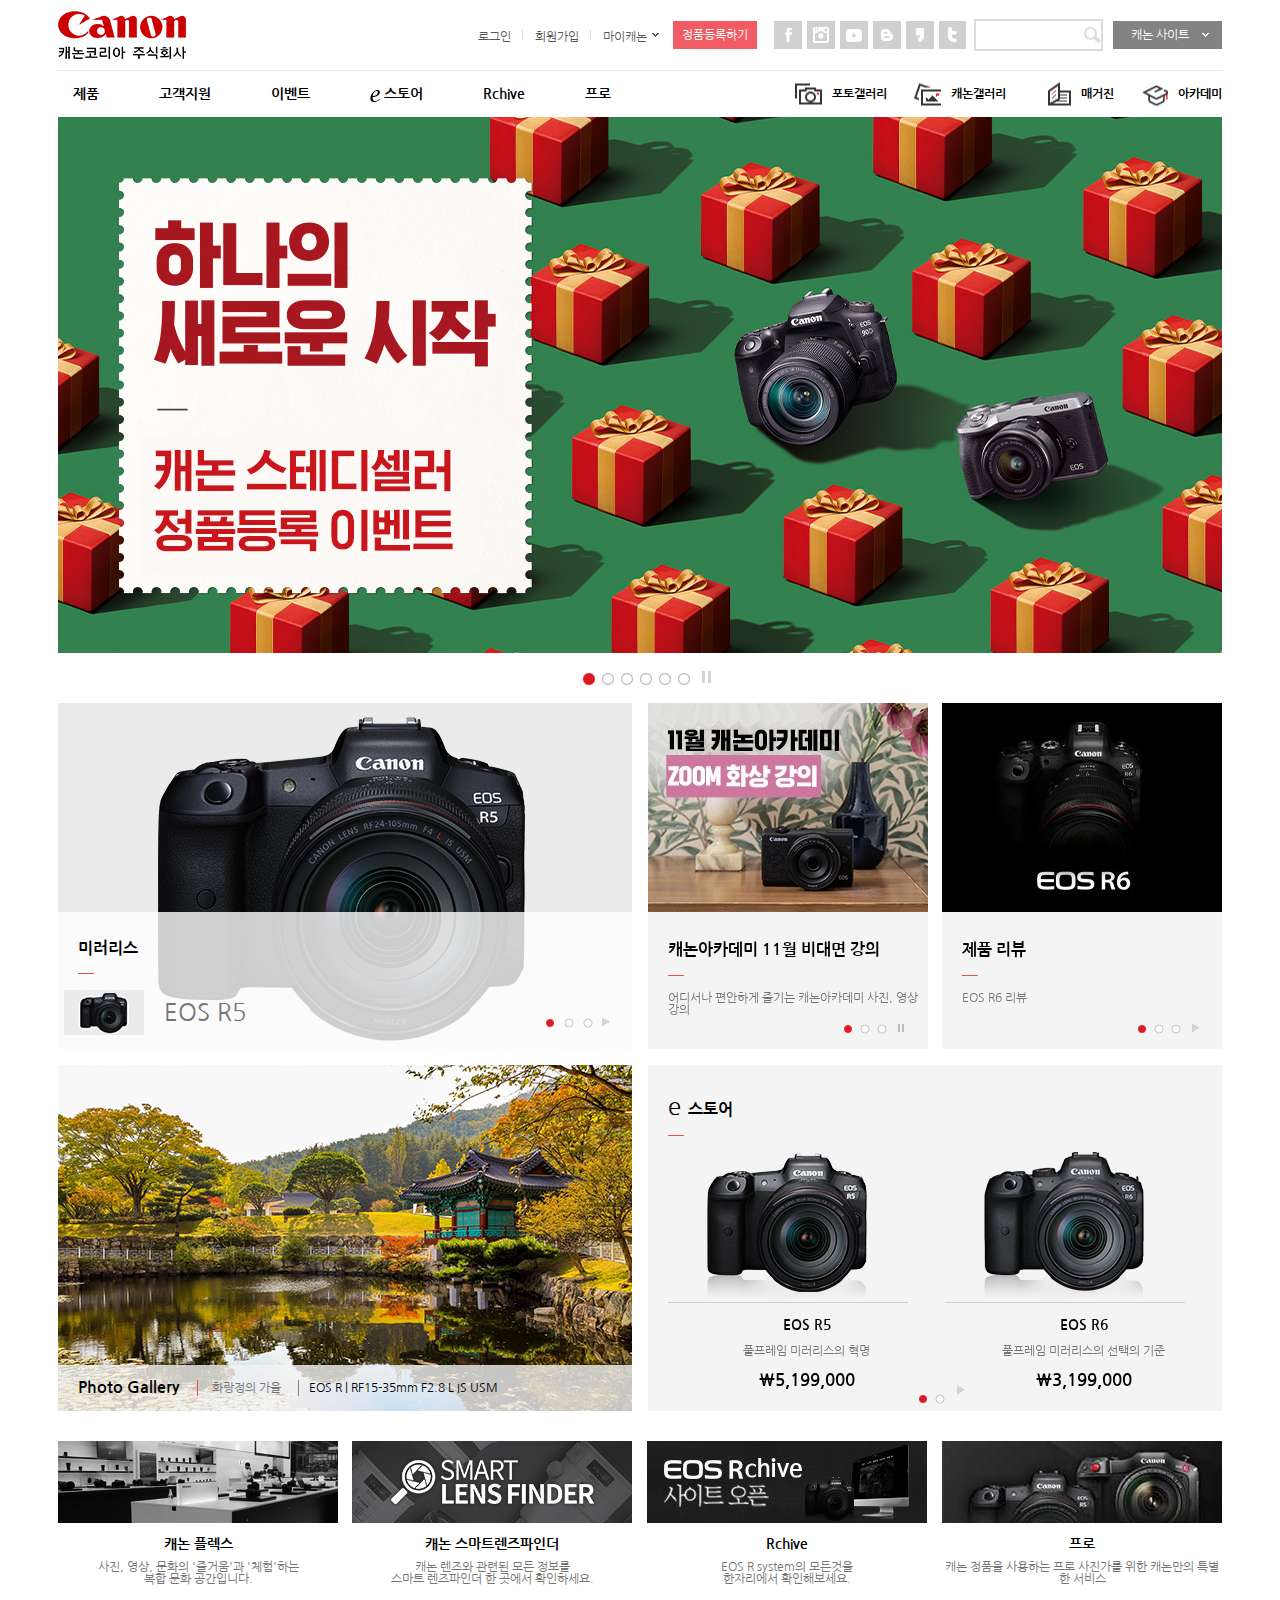
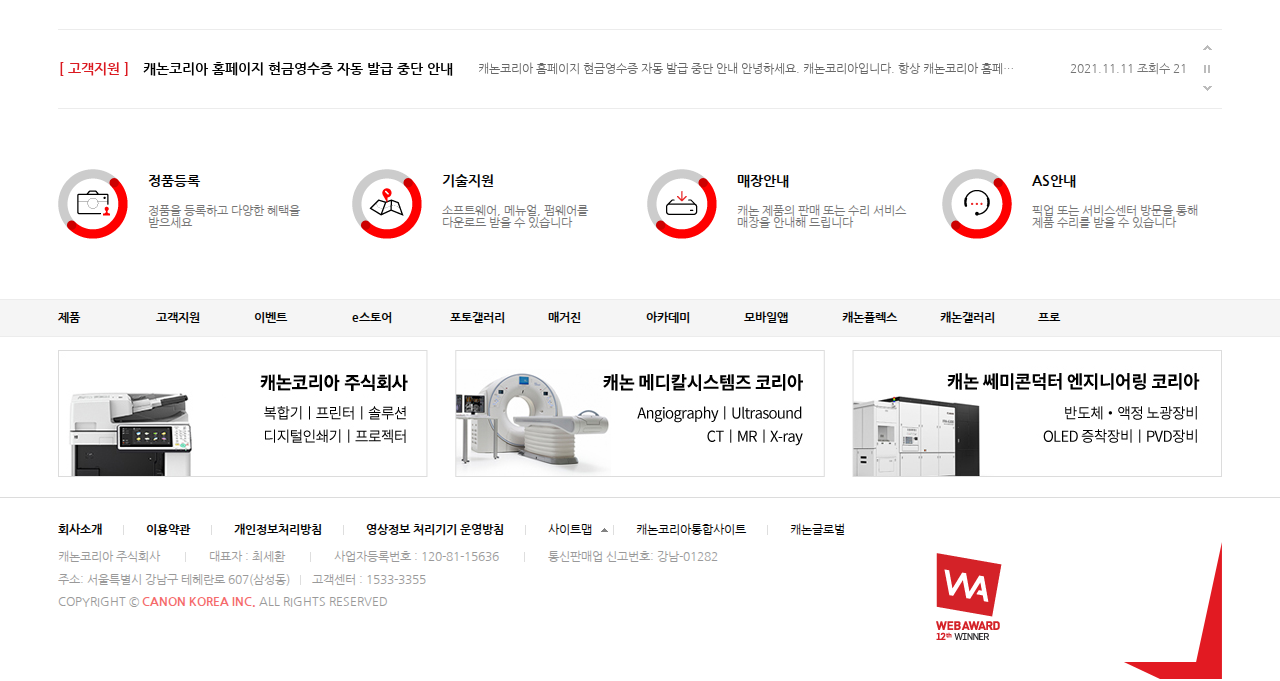
<file: work/web_canon/index.html>
<!DOCTYPE html>
<html lang="en">

<head>
    <meta charset="UTF-8">
    <meta http-equiv="X-UA-Compatible" content="IE=edge">
    <meta name="viewport" content="width=device-width, initial-scale=1.0">
    <title>캐논코리아</title>
    <link rel="stylesheet" href="css/reset.css">
    <link rel="stylesheet" href="css/slick.css">
    <link rel="stylesheet" href="css/main.css">
    <script src="js/jquery-3.6.0.js"></script>
    <script src="js/slick.js"></script>
    <script src="js/main.js"></script>
</head>

<body>
    <div class="search_pop">
        <button type="button" class="search_close">닫기</button>
        <div class="all_search">
            <div class="top_search">
                <form action="test">
                    <fieldset>
                        <legend>통합검색</legend>
                        <button type="button" class="btn_all">통합검색</button>
                        <input type="text"> 
                        <button type="submit" class="btn_s">검색버튼</button>
                    </fieldset>
                </form>

                <!--=======통합검색 슬라이드다운 ====== -->
                <ul class="search_slide">
                    <li><a href="#">통합검색</a></li>
                    <li><a href="#">Rchive</a></li>
                    <li><a href="#">제품</a></li>
                    <li><a href="#">e스토어</a></li>
                    <li><a href="#">이벤트</a></li>
                    <li><a href="#">SLF</a></li>
                    <li><a href="#">포토갤러리</a></li>
                    <li><a href="#">매거진</a></li>
                    <li><a href="#">아카데미</a></li>
                    <li><a href="#">기술지원</a></li>
                    <li><a href="#">공지사항</a></li>
                    <li><a href="#">보도자료</a></li>
                </ul>

            </div><!--top_search-->
            <div class="bottom_search">
            
               <div class="bottom_left">
                <h3>인기검색어</h3>
                <ul class="list">
                    <li><a href="#">EOS RP</a></li>
                    <li><a href="#">SELPHY QX10</a></li>
                    <li><a href="#">EOS R6</a></li>
                    <li><a href="#">RF 렌즈</a></li>
                    <li><a href="#">EOS R5</a></li>
                    <li><a href="#">정품등록</a></li>
                    <li><a href="#">M50 Mark II</a></li>
                    <li><a href="#">EOS R</a></li>
                    <li><a href="#">EOS 200D II</a></li>
                    <li><a href="#">EF 70-200mm</a></li>
                   
                </ul>
               </div>
               <div class="bottom_right">
                <a href="#"><img src="images/1594800392159_4L3e2uu5If.jpg" alt="사이트오픈이미지"></a>
               </div>

            </div>
        </div><!--all_search-->
    </div> <!--search_pop-->
 
    <div id="header">
        <div class="progress-container">
            <div class="progress-bar" id="myBar"></div>
          </div>     
         <div class="header_inner">
            <div class="header_top">
                <a href="index.html">
                    <h1>로고</h1>
                </a>
                
                <ul class="login">
                    <li><a href="#">로그인</a></li>
                    <li><a href="#">회원가입</a></li>
                    <li><a href="#">마이캐논</a></li>
                </ul>
                <!--login종료-->
                <a href="#" class="jp"> 정품등록하기 </a>
                <ul class="sns">
                    <li><a href="#">페이스북</a></li>
                    <li><a href="#">유튜브</a></li>
                    <li><a href="#">인스타</a></li>
                    <li><a href="#">블로그</a></li>
                    <li><a href="#">카카오스토리</a></li>
                    <li><a href="#">트위터</a></li>
                </ul>
                <!--sns종료-->
                <div class="search">
                    <form action="test">
                        <fieldset>
                            <legend>검색창</legend>
                            <input type="text">
                            <button type="button" class=btn_hs>검색버튼</button>
                        </fieldset>
                    </form>
                </div>
                <a href="#" class="site">캐논 사이트</a>


            </div>
            <!--header_top 종료-->
            <div class="header_bottom">
                <div class="cover">
                    <div class="cover_inner">
                        <div class="depth2_left">
                            <div class="left_top">
                                <a href="#">
                                    <img src="images/1536841390688_86nAOe3K5V.jpg" alt="캐논렌즈가 궁금할땐 이미지">
                                </a>
                                
                            </div>
                            <div class="left_bottom">
                                <a href="#">
                                <img src="images/gnbban_product_discontinue.png" alt="단종제품바로가기">
                            </a>
                            </div>
                        </div><!--depth2_left-->

                        <ul class="depth2_right">
                            <li class="on"><a href="#" class="pdut_01">DSLR</a></li>
                            <li><a href="#" class="pdut_02">미러리스</a></li>
                            <li><a href="#" class="pdut_03">렌즈</a></li>
                            <li><a href="#" class="pdut_04">컴팩트카메라</a></li>
                            <li><a href="#" class="pdut_05">포토 프린터</a></li>
                            <li><a href="#" class="pdut_06">캠코더</a></li>
                            <li><a href="#" class="pdut_07">시네마EOS</a></li>
                            <li><a href="#" class="pdut_08">BCTV</a></li>
                            <li><a href="#" class="pdut_09">디스플레이</a></li>
                            <li><a href="#" class="pdut_10">쌍안경</a></li>
                            <li><a href="#" class="pdut_11">프로젝터</a></li>
                            <li><a href="#" class="pdut_12">액세서리</a></li>
                        </ul>
                      </div><!--cover_inner-->
                </div>
                <ul class="gnb">
                    <li><a href="#" class="cover1">제품</a></li>
                    <li><a href="#">고객지원</a></li>
                    <li><a href="#">이벤트</a></li>
                    <li><a href="#"><span></span>스토어</a></li>
                    <li><a href="#">Rchive</a></li>
                    <li><a href="#">프로</a></li>
                </ul>
                <ul class="lnb">
                    <li><a href="#">포토갤러리</a></li>
                    <li><a href="#">캐논갤러리</a></li>
                    <li><a href="#">매거진</a></li>
                    <li><a href="#">아카데미</a></li>
                </ul>
            </div>
            <!--header_bottom 종료-->
        </div>
        <!--header_inner종료-->
    </div>
    <!--header종료-->

    <div id="main">
        <div class="visual">
            <div><a href="#"><img src="images/m11636337412949_GP5XFSzGcU.jpg" alt=""></a></div>
            <div><a href="#"><img src="images/m21636337482053_udE4eFCVRE.jpg" alt=""></a></div>
            <div><a href="#"><img src="images/m31635505550881_KriqG4Jj2v.jpg" alt=""></a></div>
            <div><a href="#"><img src="images/m41635491739835_uj8BrEomkO.jpg" alt=""></a></div>
            <div><a href="#"><img src="images/m51634703640086_xTiZl1PVO3.jpg" alt=""></a></div>
            <div><a href="#"><img src="images/m61631616395935_hFSTL06pEi.jpg" alt=""></a></div>

        </div>
        <!--visual종료-->
        <button type="button" class="btn_main">재생정지</button>
    </div>
    <!--main 종료-->
    <div class="section1">
        <div class="banner">
            <div class="banner_list">
                <div><a href="#"><img src="images/a1b1594281520529_r31f92akRk.jpg" alt="">
                        <div class="tit">
                            <h3>미러리스</h3>
                            <div class="line"></div>
                            <img src="images/a1s1594281683025_Q3ICK0gBde.jpg" alt="">
                            <h2>EOS R5</h2>
                        </div>
                    </a>
                </div>
                <div><a href="#"><img src="images/a2b1594281753186_Np2FESZgEU.jpg" alt="">
                        <div class="tit">
                            <h3>RF렌즈</h3>
                            <div class="line"></div>
                            <img src="images/a2s1594281759405_aMVC36TUDk.jpg" alt="">
                            <h2>RF85mm F2 MACRO IS STM</h2>
                        </div>
                    </a></div>
                <div><a href="#"><img src="images/a3b1622708899421_loxWMhpV4R.jpg" alt="">
                        <div class="tit">
                            <h3>미러리스</h3>
                            <div class="line"></div>
                            <img src="images/a3s1622708907179_TFmmOIZckX.png" alt="">
                            <h2>EOS M50 Mark II</h2>
                        </div>
                    </a></div>
            </div>
            <!--banner_list 종료-->
            <button type="button" class="btn_p">정지</button>
        </div>
        <!--banner종료-->

        <div class="info">
            <div class="info_left">
                <div class="bnl"><a href="#"><img src="images/1635985795430_AreJ6y0RSx.jpg" alt="">
                        <div class="bnl_tit">
                            <h3>캐논아카데미 11월 비대면 강의</h3>
                            <div class="line"></div>
                            <p>어디서나 편안하게 즐기는 캐논아카데미 사진, 영상강의</p>
                        </div>
                    </a></div>
                <div class="bnl"><a href="#"><img src="images/1633045858822_fsettXnUND.jpg" alt="">
                        <div class="bnl_tit">
                            <h3>G7X Marklll 펌웨어 업데이트</h3>
                            <div class="line"></div>
                            <p>동영상 브이로그 모드 및 디스플레이 기능 탑재</p>
                        </div>
                    </a></div>
                <div class="bnl"><a href="#"><img src="images/1600332790043_VDJa7DKmQ5.jpg" alt="">
                        <div class="bnl_tit">
                            <h3>EOS 웹캠 유틸리티 소프트웨어 출시</h3>
                            <div class="line"></div>
                            <p>어디서나 편안하게 즐기는 캐논아카데미 사진, 영상강의</p>
                        </div>
                    </a></div>

            </div>
            <!--info_left종료-->
            <button type="button" class=btn_p_info1>정지</button>

            <div class="info_right">
                <div class="bnl"><a href="#"><img src="images/1602143627982_rlz4sDuvFL.jpg" alt="EOS R6 리뷰">
                        <div class="bnl_tit">
                            <h3>제품 리뷰</h3>
                            <div class="line"></div>
                            <p>EOS R6 리뷰</p>
                        </div>
                    </a>
                </div>
                <!--bnr-->
                <div class="bnl"><a href="#"><img src="images/1536824136234_iTWY1CxypA.jpg" alt="스마트렌즈파인더">
                        <div class="bnl_tit">
                            <h3>스마트 렌즈 파인더</h3>
                            <div class="line"></div>
                            <p>캐논 렌즈를 찾는 스마트한 방법!</p>
                        </div>
                    </a>
                </div>
                <!--bnr-->
                <div class="bnl"><a href="#"><img src="images/1573636114334_l6bQ2TL0rc.jpg" alt="제품 리뷰">
                        <div class="bnl_tit">
                            <h3>제품 리뷰</h3>
                            <div class="line"></div>
                            <p>Canon Log에 관한 모든것</p>
                        </div>
                    </a>
                </div>
                <!--bnr-->
            </div>
            <!--info_right종료-->
            <button type="button" class="btn_p_info2"></button>
        </div>
        <!--info종료-->

    </div>
    <!--section1종료-->

    <div class="section2">
        <div class="gallery">
            <a href="#"><img src="images/1635733363928_3AMQ2rGuuX.jpg" alt=""></a>
            <div class="tit">
                <h3>Photo Gallery</h3>
                <h4>화랑정의 가을</h4>
                <p>EOS R | RF15-35mm F2.8 L IS USM</p>

            </div>
        </div>
        <!--gallery종료-->
        <div class="product">
            <h2><span>e </span>스토어</h2>
            <div class="line"></div>
            <div class="pro_list">
                <div>
                    <a href="#"><img src="images/1623396725339_bAtGdierdJ.jpg" alt="">
                        <h3>EOS R5</h3>
                        <p>풀프레임 미러리스의 혁명</p>
                        <h4>￦5,199,000</h4>
                    </a></div>

                <div>
                    <a href="#"><img src="images/221623396756242_FpBrSNFl22.jpg" alt="">
                        <h3>EOS R6</h3>
                        <p>풀프레임 미러리스의 선택의 기준</p>
                        <h4>￦3,199,000</h4>
                    </a></div>

                <div>
                    <a href="#"><img src="images/331589358791875_kz2Z81kwGs.jpg" alt="">
                        <h3>EOS R</h3>
                        <p>캐논의 첫 번째 풀프레임 미러리스</p>
                        <h4>￦2,399,000</h4>
                    </a></div>

                <div>
                    <a href="#"><img src="images/441573722139851_1l6xsWJyyH.jpg" alt="">
                        <h3>EOS RP</h3>
                        <p>가볍게 즐기는 모두의 풀프레임</p>
                        <h4>￦1,449,000</h4>
                    </a></div>

            </div>
            <!--pro_list종료-->
            <!-- 재생정지버튼 slick 밖에서 움직임 -->
            <button type="button" class="btn_pause">정지</button>
        </div>
        <!--product종료-->
    </div>
    <!--section2종료-->

    <div class="section3">
        <ul class="list">
            <li><a href="#"><img src="images/1580721177237_MTqzuOU3n5.jpg" alt="캐논 플렉스">
                    <h3>캐논 플렉스</h3>
                    <p>사진, 영상, 문화의 '즐거움'과 '체험'하는<br>
                        복합 문화 공간입니다.</p>
                </a></li>
            <li><a href="#"><img src="images/1492676215327_lSMYTk9ryV.jpg" alt="렌즈정보">
                    <h3>캐논 스마트렌즈파인더</h3>
                    <p>캐논 렌즈와 관련된 모든 정보를<br>
                        스마트 렌즈파인더 한 곳에서 확인하세요.</p>
                </a></li>
            <li><a href="#"><img src="images/1594800250965_SsbWGJfmxv.jpg" alt="Rchive">
                    <h3>Rchive</h3>
                    <p>EOS R system의 모든것을<br>
                        한자리에서 확인해보세요.</p>
                </a></li>
            <li><a href="#"><img src="images/1628502495652_7ziHInztuJ.jpg" alt="프로">
                    <h3>프로</h3>
                    <p>캐논 정품을 사용하는 프로 사진가를 위한 캐논만의 특별한 서비스</p>
                </a></li>
        </ul>
    </div>
    <!--section3 종료-->

    <div class="section4">
        <div class="btn_wrap">
        <div class="note">
            <div class="note1">
                <a href="#">
                    <strong><span>[ 고객지원 ] </span> 캐논코리아 홈페이지 현금영수증 자동 발급 중단 안내</strong>
                    캐논코리아 홈페이지 현금영수증 자동 발급 중단 안내 안녕하세요. 캐논코리아입니다. 항상 캐논코리아 홈페이지를 방문해 주시는 고객님들께 진심으로 감사 드립니다. 홈페이지 내에 서비스
                    개선을
                    위하여 현금영수증 자동 발급이 중단되어 안내드립니다.</a>

                <p> 2021.11.11 조회수 21</p>
            </div>

            <div class="note1">
                <a href="#">
                    <strong><span>[ 당첨자발표 ]</span>논갤러리 굿즈포토스토어 사진 선물 이벤트 당첨자 발표</strong>
                    캐논갤러리 굿즈포토스토어 사진 선물 이벤트 당첨자 발표 안녕하세요. 캐논코리아입니다. 캐논갤러리 굿즈포토스토어 사진 선물 이벤트에 참여해 주신 모든 분께 감사드립니다. 아래와 같이
                    당첨되신 분들의 명단을 발표합니다. 당첨되신 모든 분께 축하 말씀드리며, 앞으로도 많은 참여와 이용 부탁드립니다.</a>
                <p>2021.11.05 조회수 156</p>
            </div>
            <div class="note1">
                <a href="#">
                    <strong><span>[ 고객지원 ]</span>콜센터 대표번호 변경 안내</strong>

                    콜센터 대표번호 변경 안내 당사는 2021년 11월 1일(월) 부로 캐논코리아비즈니스솔루션(주)과 컨슈머이미징의
                    경영 통합이 진행됨에 따라 "캐논코리아 주식회사"로 새로운 출발을 시작합니다.</a>
                <p>2021.10.29 조회수 113 </p>
            </div>
            <div class="note1">
                <a href="#">
                    <strong><span> [ 당첨자발표 ]</span>캐논 그린캠핑로그 당첨자 발표</strong>
                    캐논 그린캠핑로그 당첨자 발표 안녕하세요. 캐논코리아 주식회사입니다. 캐리에이터 시즌4 - 그린캠핑로그
                    이벤트에 참여해주셔서 감사합니다.</a>
                <p> 2021.10.22 조회수 178</p>
            </div>
            <div class="note1">
                <a href="#">
                    <strong><span>[ 당첨자발표 ]</span>EOS RTIST 선정 작가 발표 공지 </strong>
                    EOS RTIST 선정 작가 발표 공지 안녕하세요. 캐논코리아 주식회사입니다. 먼저 캐논 EOS RTIST 공개 모집에 지원해주신
                    모든 분께 감사드립니다. </a>

                <p>2021.10.12 조회수 659</p>
            </div>
        </div>
        <!--note종료-->
        <button type="button" class="btn_note">정지재생</button>
    </div>
    </div>
    <!--section4 종료-->




    <div class="section5">
        <ul class="list">
            <li><a class="img1" href="#">
                    <h3>정품등록</h3>
                    <p>정품을 등록하고 다양한 혜택을<br>
                        받으세요</p>
                </a></li>
            <li><a class="img2" href="#">
                    <h3>기술지원</h3>
                    <p>소프트웨어, 메뉴얼, 펌웨어를<br>
                        다운로드 받을 수 있습니다</p>
                </a></li>
            <li><a class="img3" href="#">
                    <h3>매장안내</h3>
                    <p>캐논 제품의 판매 또는 수리 서비스<br>
                        매장을 안내해 드립니다</p>
                </a></li>
            <li><a class="img4" href="#">
                    <h3>AS안내</h3>
                    <p>픽업 또는 서비스센터 방문을 통해<br>
                        제품 수리를 받을 수 있습니다</p>
                </a></li>
        </ul>
    </div>
    <!--section5 종료-->
    <div class="footer_site">
    <div class="footer_sitebar">
        <ul class="site_inner">
            <li><a href="#">제품</a></li>
            <li><a href="#">고객지원</a></li>
            <li><a href="#">이벤트</a></li>
            <li><a href="#">e스토어</a></li>
            <li><a href="#">포토갤러리</a></li>
            <li><a href="#">매거진</a></li>
            <li><a href="#">아카데미</a></li>
            <li><a href="#">모바일앱</a></li>
            <li><a href="#">캐논플렉스</a></li>
            <li><a href="#">캐논갤러리</a></li>
            <li><a href="#">프로</a></li>
        </ul> <!--site_inner-->
    </div><!--footer_site bar종료-->
     
        <div class="sitemap_list">

            <!--제품리스트 -->
           <ul class="s_list">
                <li><a href="#">DSLR</a></li>
                <li><a href="#">미러리스</a></li>
                <li><a href="#">렌즈</a></li>
                <li><a href="#">컴팩트 카메라R</a></li>
                <li><a href="#">포토 프린터</a></li>
                <li><a href="#">캠코더</a></li>
                <li><a href="#">시네마EOS</a></li>
                <li><a href="#">BCTV</a></li>
                <li><a href="#">디스플레이</a></li>
                <li><a href="#">커넥트스테이션 </a></li>
                <li><a href="#">쌍안경</a></li>
                <li><a href="#">프로젝터</a></li>
                <li><a href="#">액세서리</a></li>
                <li><a href="#">단종제품</a></li>
            </ul>   
            <!--고객지원 리스트-->
            <ul class="s_list">
                <li><a href="#">정품등록</a></li>
                <li><a href="#">기술지원</a></li>
                <li><a href="#">AS안내</a></li>
                <li><a href="#">매장안내</a></li>
             
            </ul>   

              <!--이벤트 리스트-->
              <ul class="s_list">
                <li><a href="#">진행중인 이벤트</a></li>
                <li><a href="#">종료된 이벤트</a></li>
                <li><a href="#">당첨자 발표</a></li>
             
            </ul>   

              <!--e스토어 리스트-->
              <ul class="s_list">
                <li><a href="#">DSLR</a></li>
                <li><a href="#">미러리스</a></li>
                <li><a href="#">EF렌즈</a></li>
                <li><a href="#">컴팩트 카메라R</a></li>
                <li><a href="#">포토 프린터</a></li>
                <li><a href="#">캠코더</a></li>
                <li><a href="#">시네마EOS</a></li>
                <li><a href="#">커넥트스테이션 </a></li>
                <li><a href="#">쌍안경</a></li>
                <li><a href="#">액세서리</a></li>
                <li><a href="#">상품기획전</a></li>
                <li><a href="#">리퍼&아울렛</a></li>
             
            </ul>   

              <!--포토갤러리 리스트-->
              <ul class="s_list">
                <li><a href="#">베스트</a></li>
                <li><a href="#">출사지</a></li>
             
            </ul>   

              <!--매거진 리스트-->
              <ul class="s_list">
                <li><a href="#">포스트</a></li>
                <li><a href="#">카메라 사용팁</a></li>
                <li><a href="#">리뷰</a></li>
                <li><a href="#">스냅샷</a></li>
                <li><a href="#">체험단</a></li>
                <li><a href="#">미디어</a></li>
                <li><a href="#">전시</a></li>
                <li><a href="#">피플</a></li>
                <li><a href="#">사회공헌</a></li>
             
            </ul>   
              <!--아카데미 리스트-->
              <ul class="s_list">
                <li><a href="#">아카데미소개</a></li>
                <li><a href="#">오프라인강의</a></li>
                <li><a href="#">온라인강의</a></li>
             
            </ul>   
              <!--모바일앱 리스트-->
              <ul class="s_list">
                <li><a href="#">Smart Lens Finder</a></li>
                <li><a href="#">Canon Camera Connect</a></li>
                <li><a href="#">Canon PRINT SELPHY</a></li>
                <li><a href="#">Canon image Gateway</a></li>
                <li><a href="#">Canon CameraWindow</a></li>
                <li><a href="#">Canon EOS Remote</a></li>
             
            </ul>   
              <!--캐논플렉스-->
              <ul class="s_list">
                <li>　</li>
             
            </ul>   
              <!--캐논갤러리 리스트-->
              <ul class="s_list">
                <li><a href="#">갤러리소개</a></li>
                <li><a href="#">전시소개</a></li>
                <li><a href="#">전시작가</a></li>
                <li><a href="#">프로그램</a></li>
                
             
            </ul>   
              <!--프로 리스트-->
              <ul class="s_list">
                <li><a href="#">My CPS</a></li>
                <li><a href="#">CPS Membership</a></li>
                <li><a href="#">Canon Masters</a></li>
                <li><a href="#">Canon Partnership Studio</a></li>
                <li><a href="#">CPS Workshop</a></li>
                
             
            </ul>   
     
        </div><!--sitemap_list-->

</div> <!--footersite-->
  
 
    <div class="footer_banner">
        <ul class="fb_inner">
            <li><a href="#"><img src="images/linkBox01.jpg" alt=""></a></li>
            <li><a href="#"><img src="images/linkBox02.jpg" alt=""></a></li>
            <li><a href="#"><img src="images/linkBox03.jpg" alt=""></a></li>
        </ul>
        <!--fb_inner종료-->
    </div>
    <!--footer_banner 종료-->

    <div id="footer">
        <div class="footer_inner">
            <ul class="list">
                <li><a href="#" class="a1">회사소개</a></li>
                <li><a href="#" class="a1">이용약관</a></li>
                <li><a href="#" class="personal a1">개인정보처리방침</a></li>
                <li><a href="#" class="a1">영상정보 처리기기 운영방침</a></li>
                <li><a href="#" class="btn_sitemap" onclick="return false">사이트맵</a></li>
                <li><a href="#">캐논코리아통합사이트</a></li>
                <li><a href="#">캐논글로벌</a></li>
            </ul>
            <!--list 종료-->

            <ul class="list2">
                <li>
                    <p>캐논코리아 주식회사</p>
                </li>
                <li>
                    <p>대표자 : 최세환</p>
                </li>
                <li>
                    <p>사업자등록번호 : 120-81-15636</p>
                </li>
                <li>
                    <p>통신판매업 신고번호: 강남-01282</p>
                </li>
            </ul>
            <!--list2 종료-->
            <ul class="addr">
                <li>
                    <p>주소: 서울특별시 강남구 테헤란로 607(삼성동)</p>
                </li>
                <li>
                    <p>고객센터 : 1533-3355</p>
                </li>
            </ul>
            <!--addr 종료-->
            <p class="copy">COPYRIGHT &copy; <span>CANON KOREA INC.</span> ALL RIGHTS RESERVED</p>

            <div class="footer_img">
                <div class="award"><img src="images/awardLogo.png" alt="어워드로고"></div>
                <div class="mark"><img src="images/img01.png" alt=""></div>
            </div>
        </div>
        <!--footer_inner 종료-->
    </div>
    <!--footer 종료-->




</body>

</html>
</file>
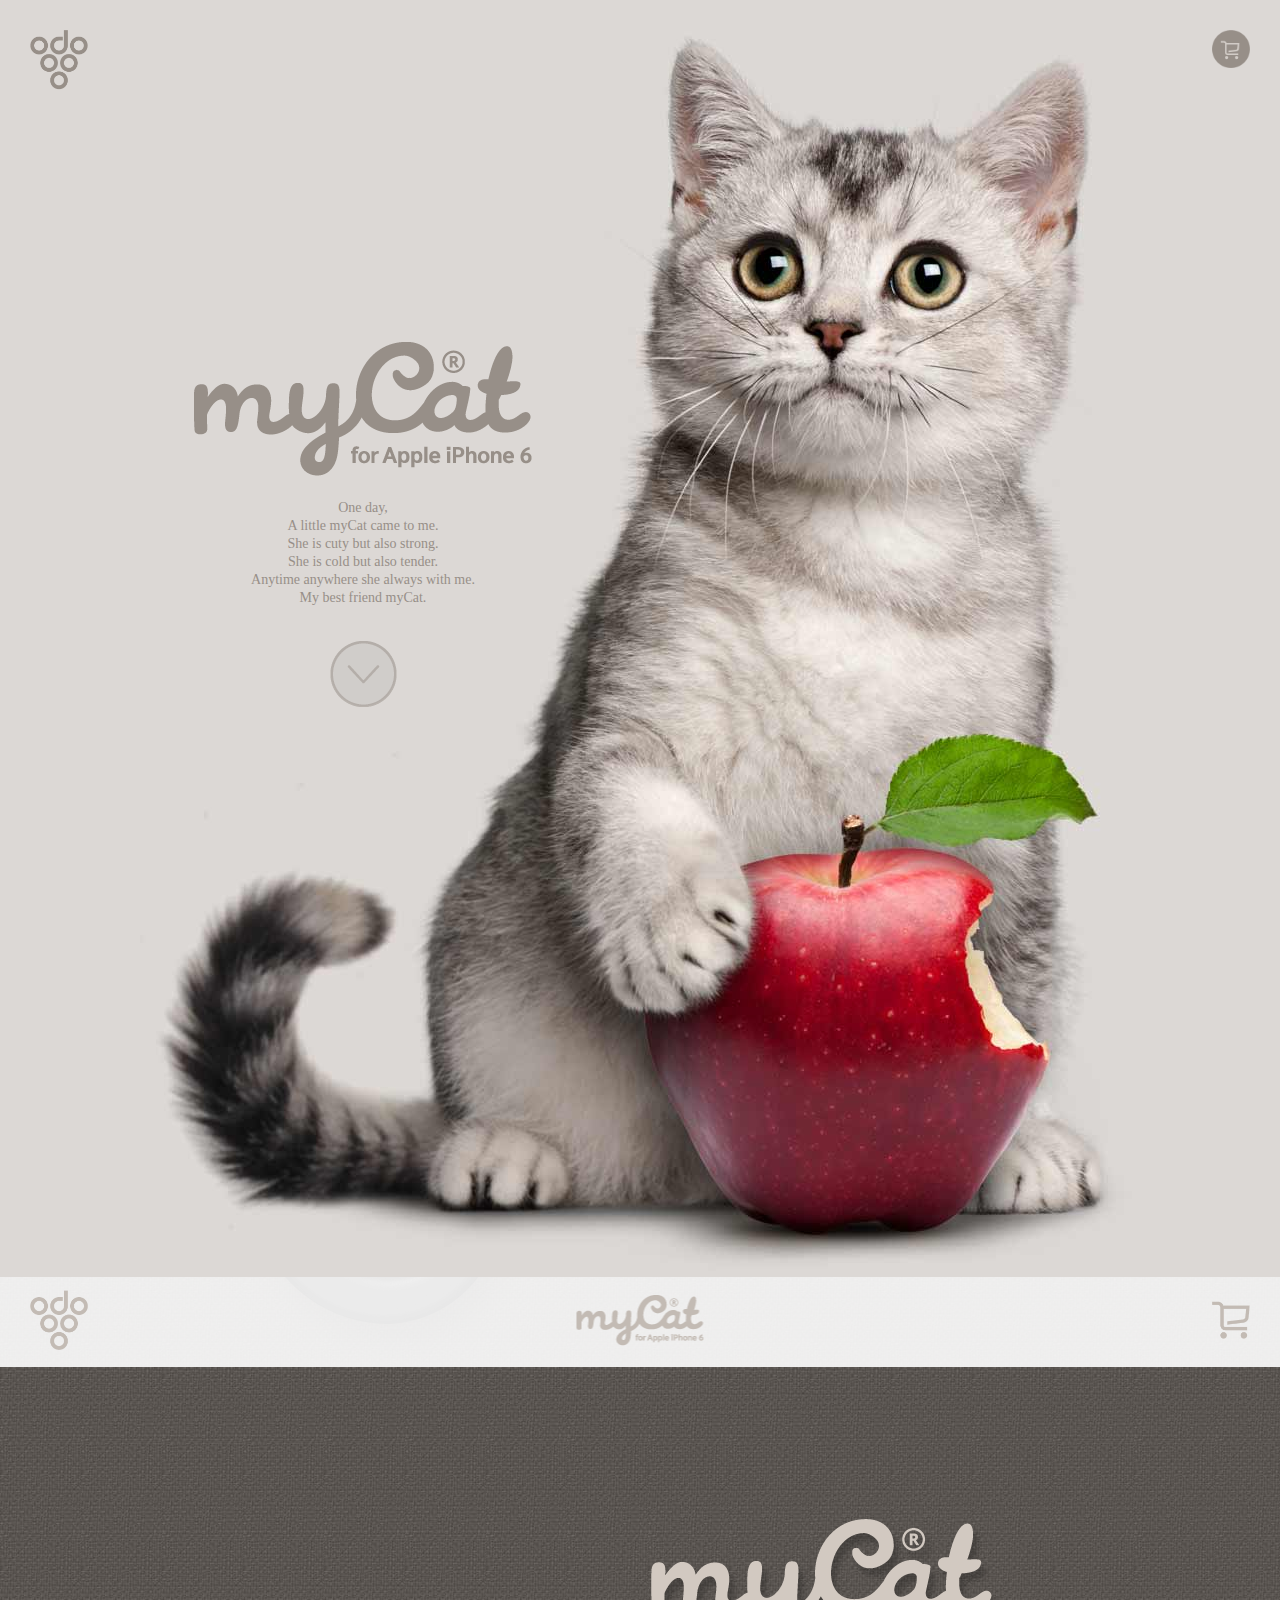
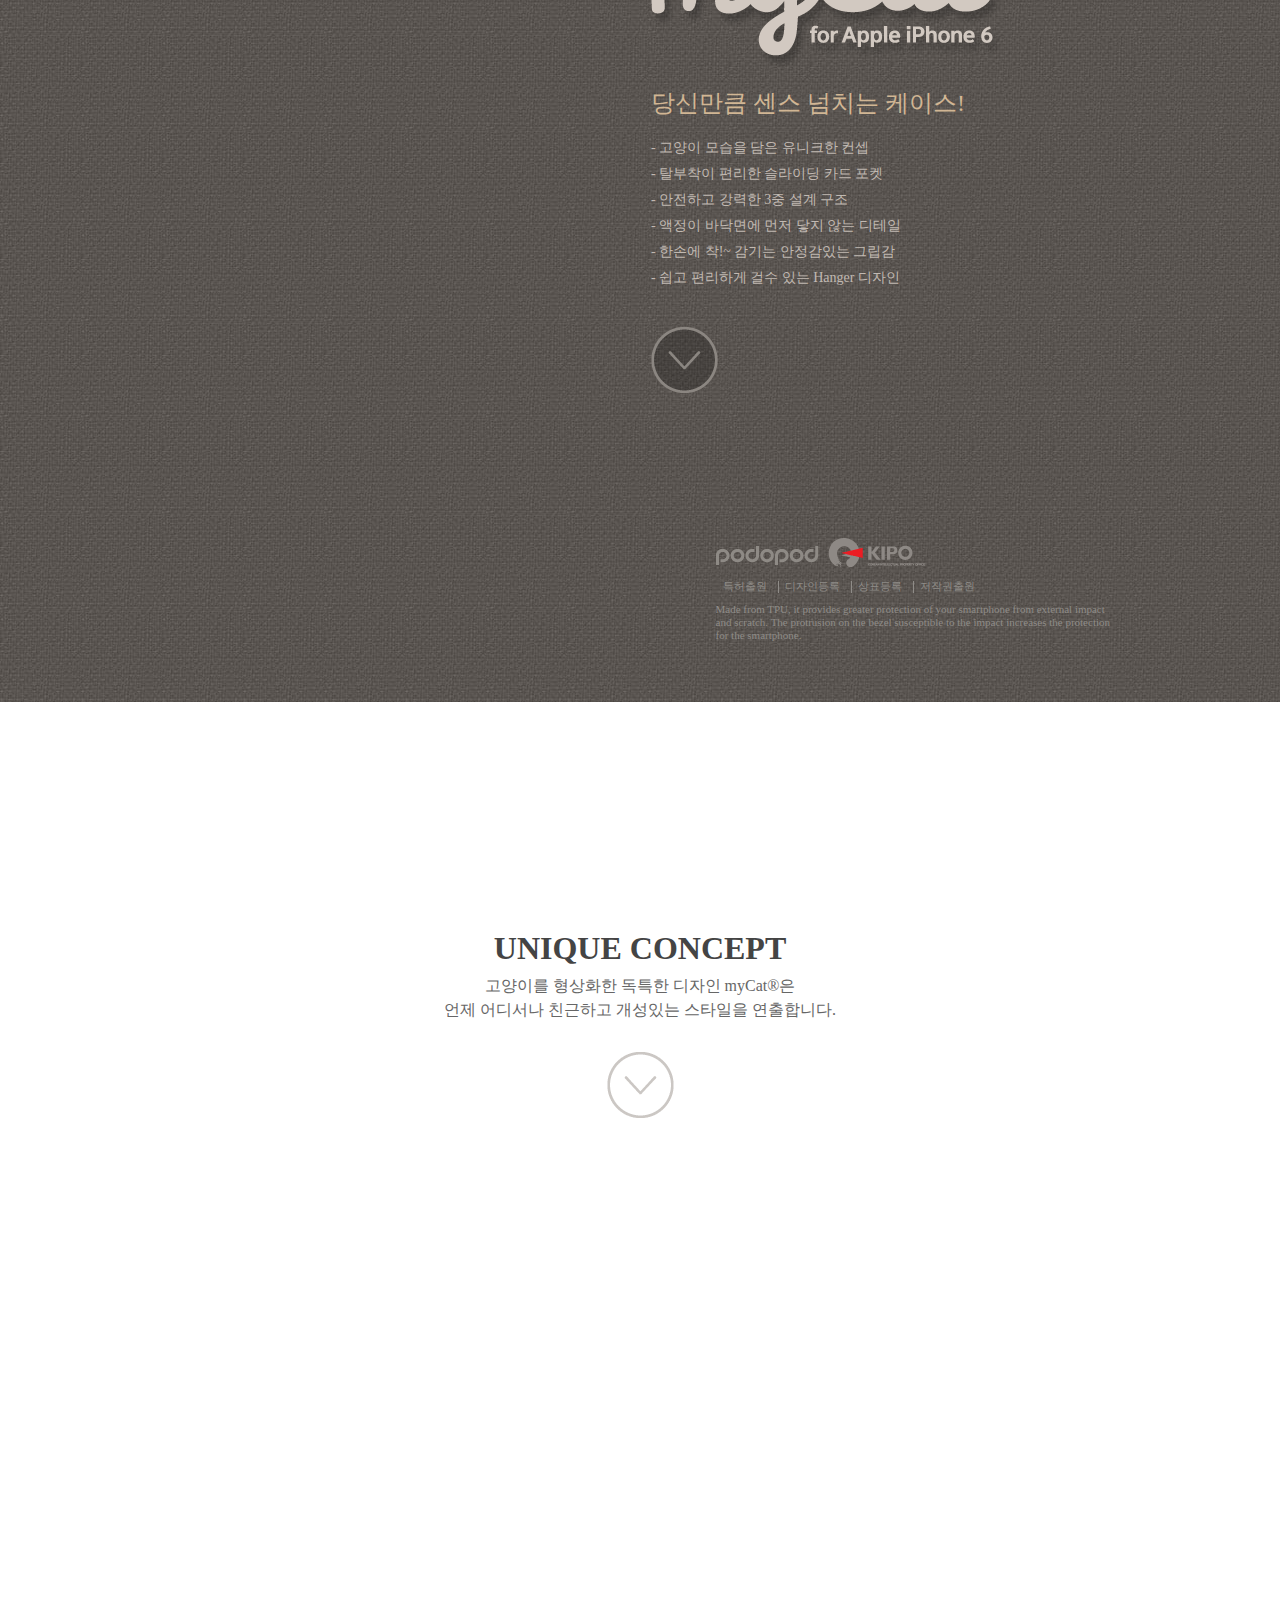
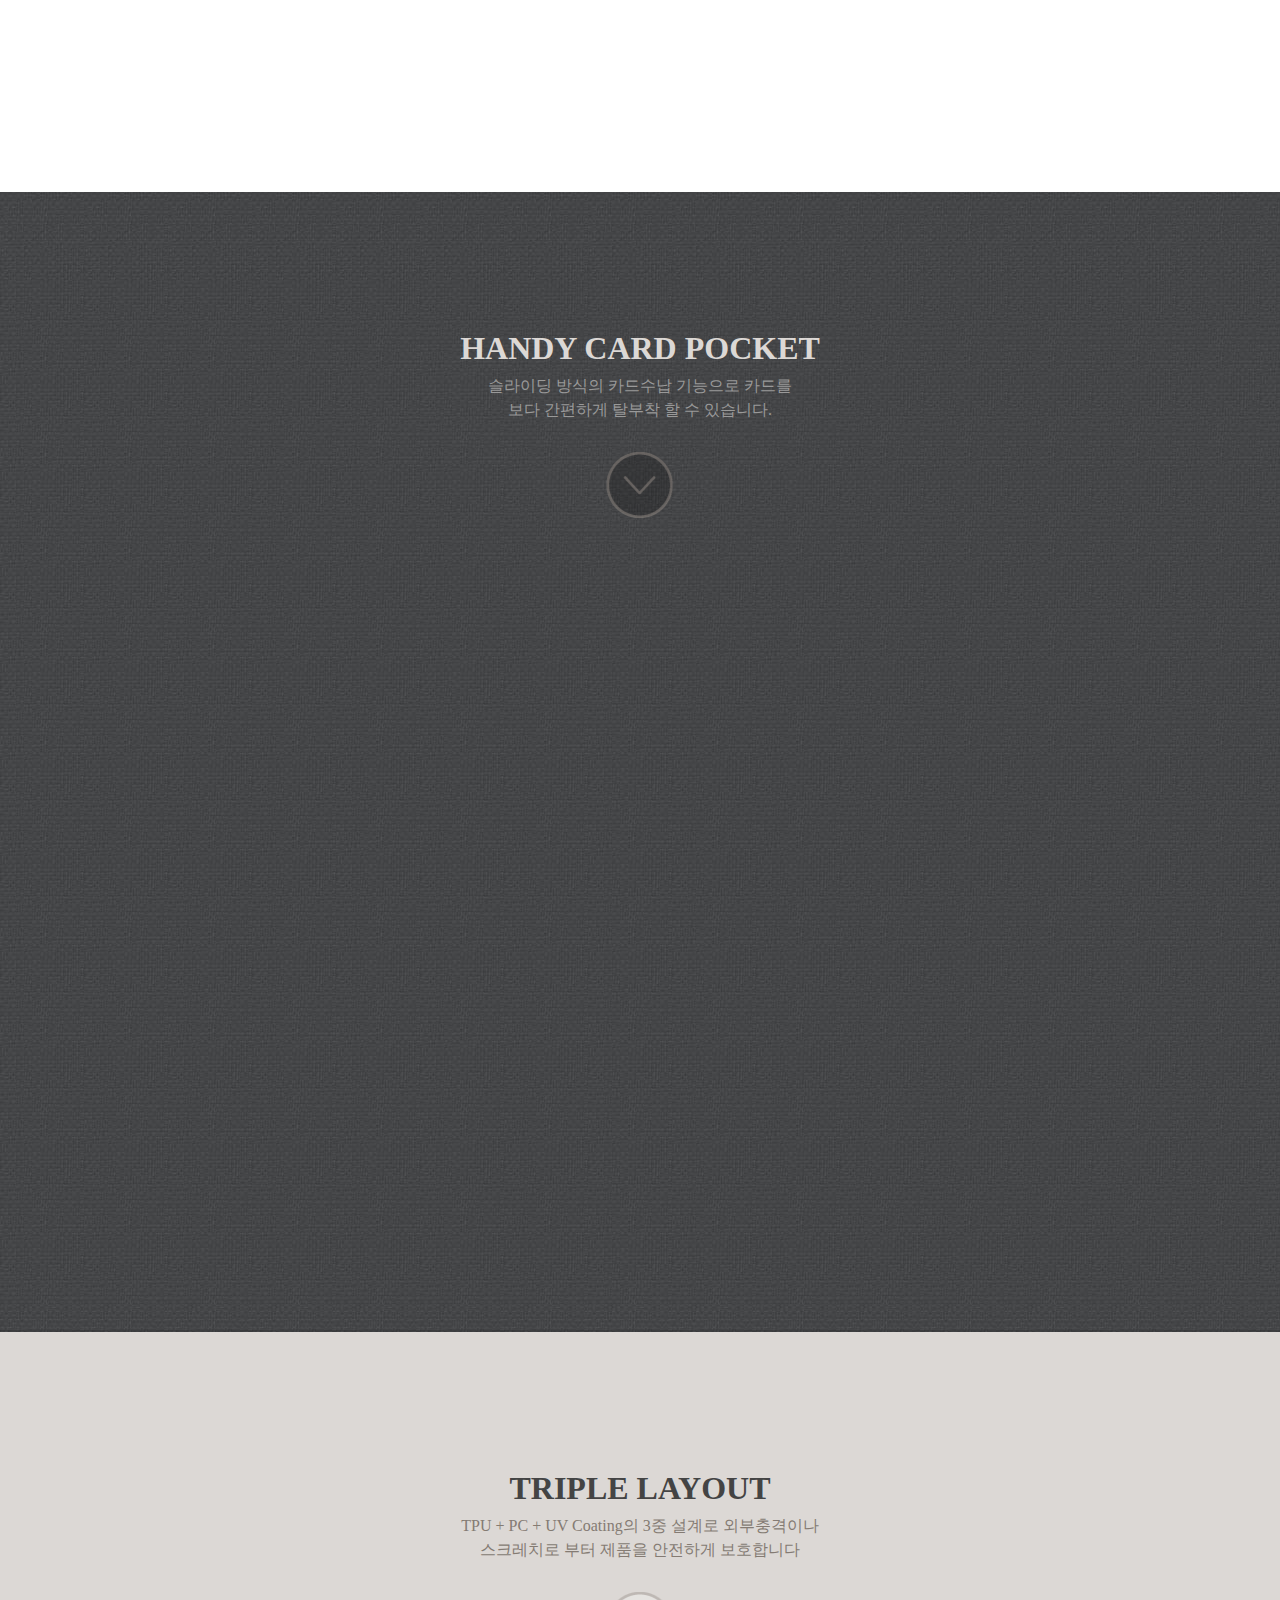
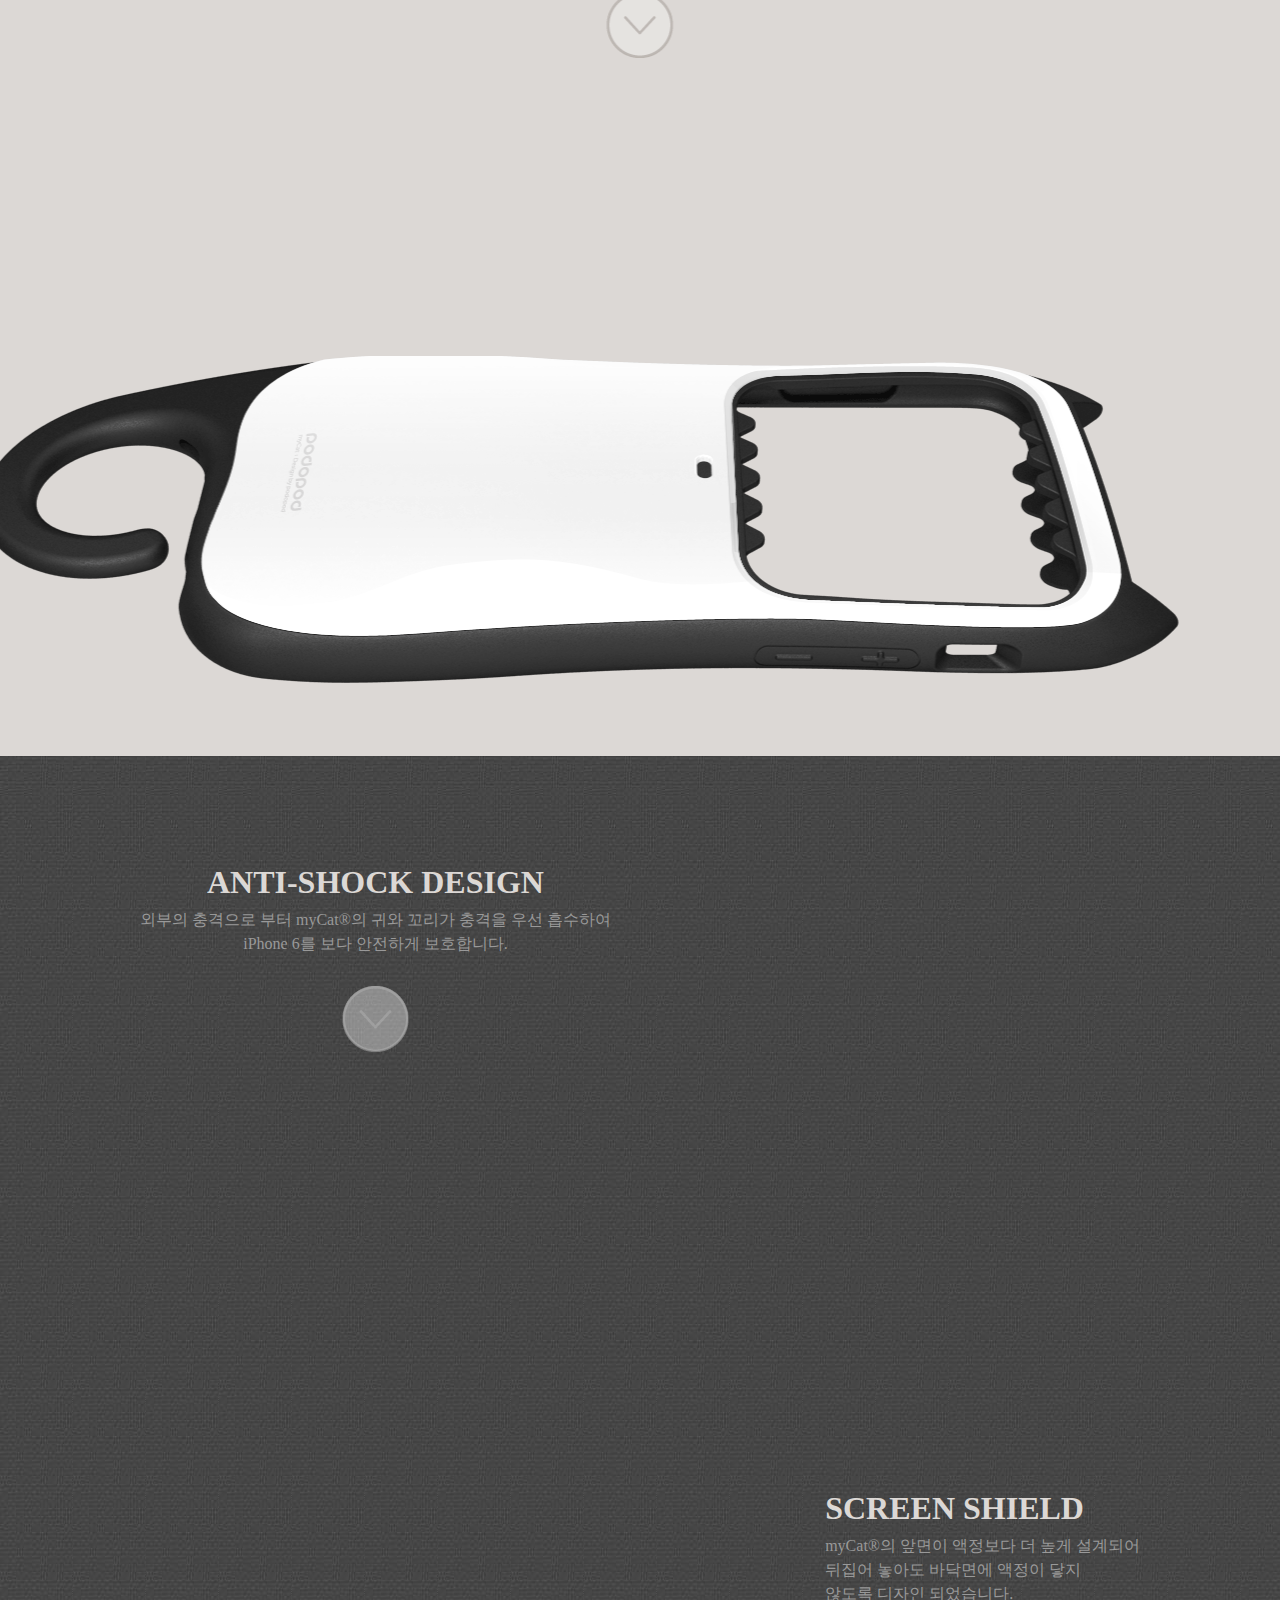
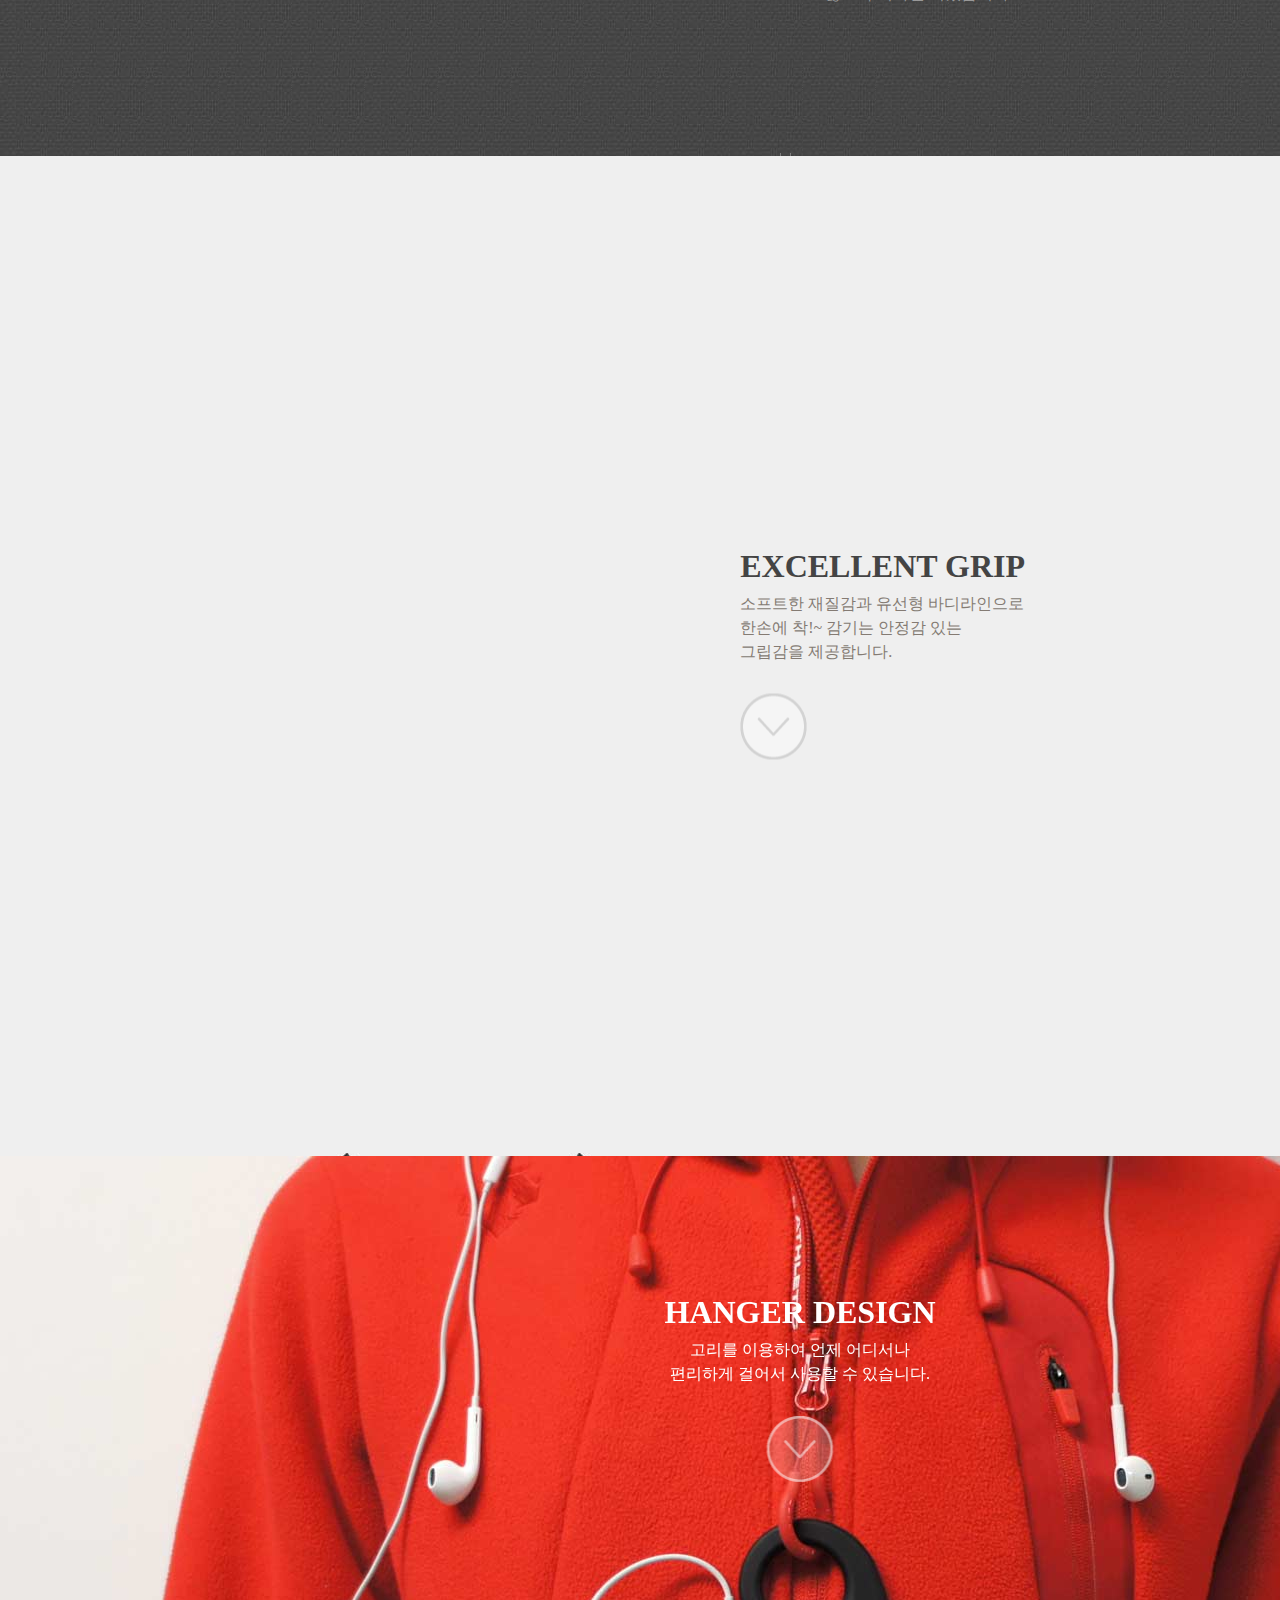
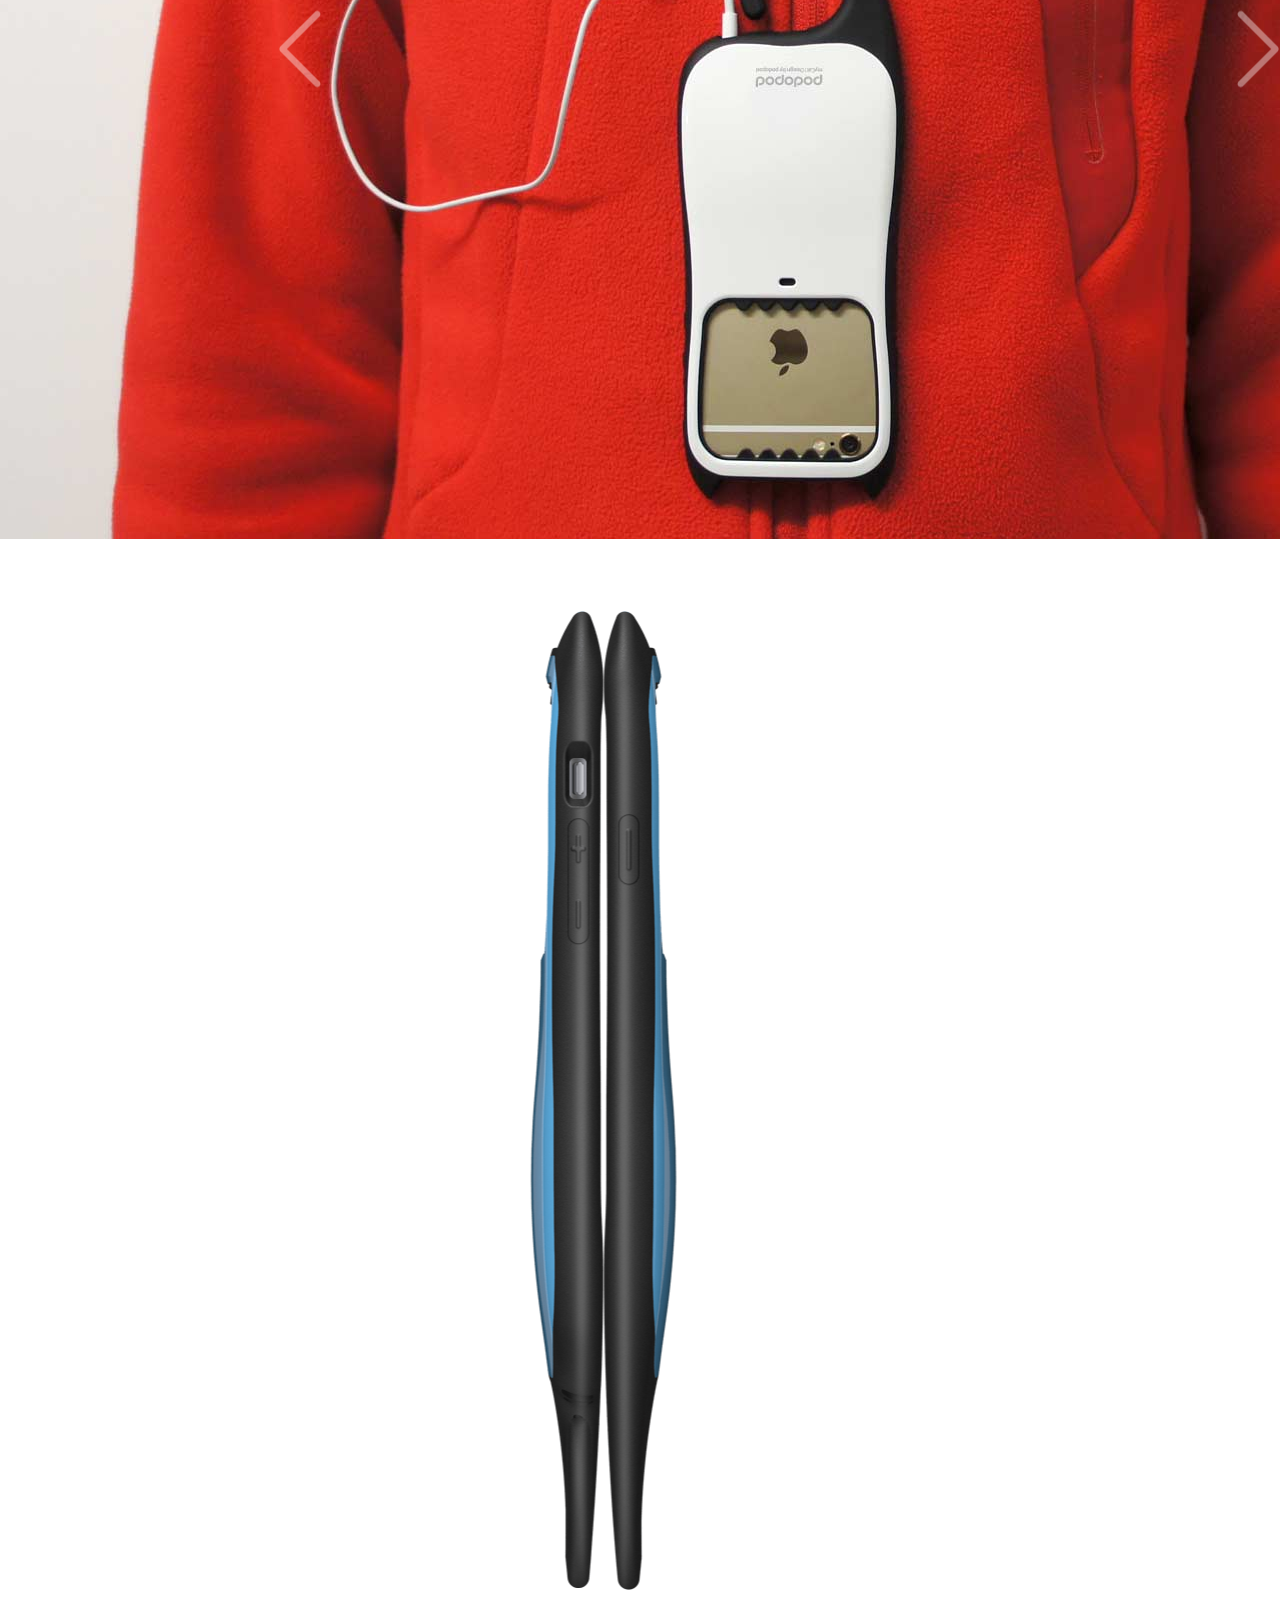
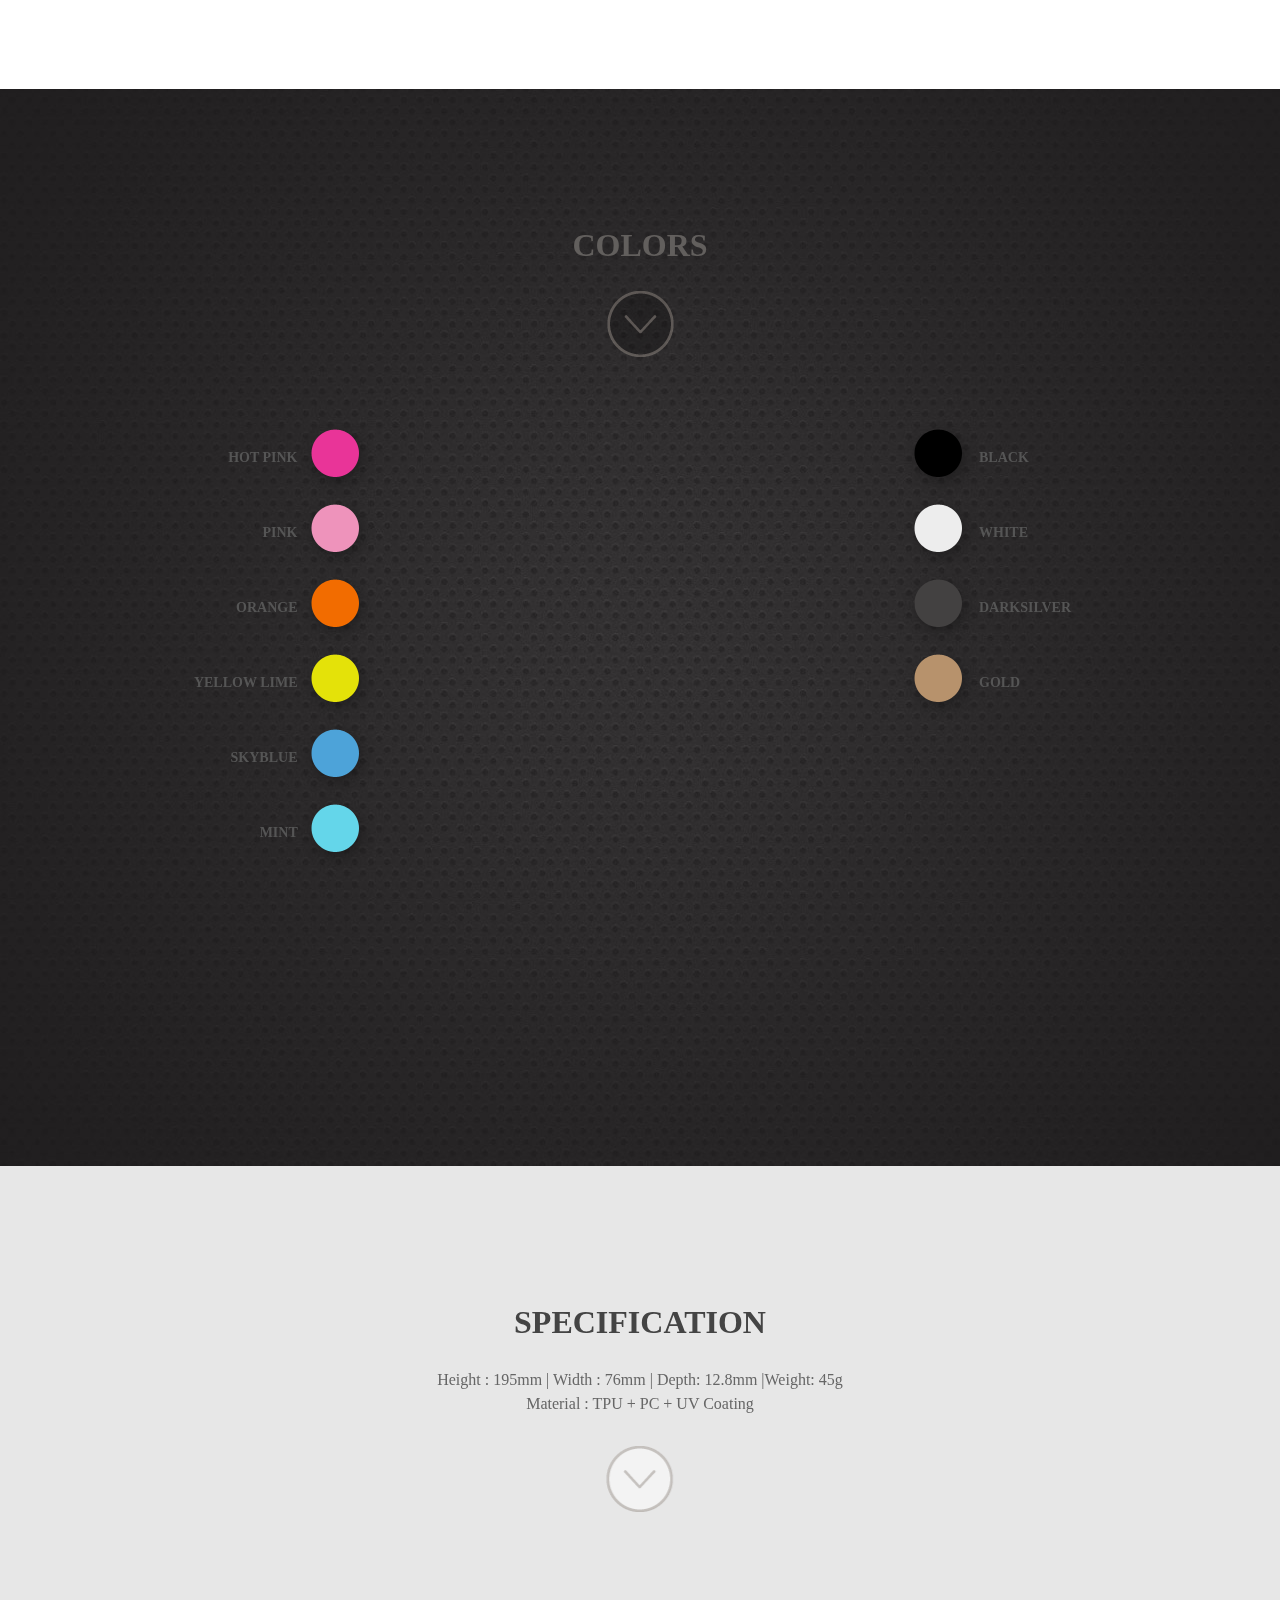
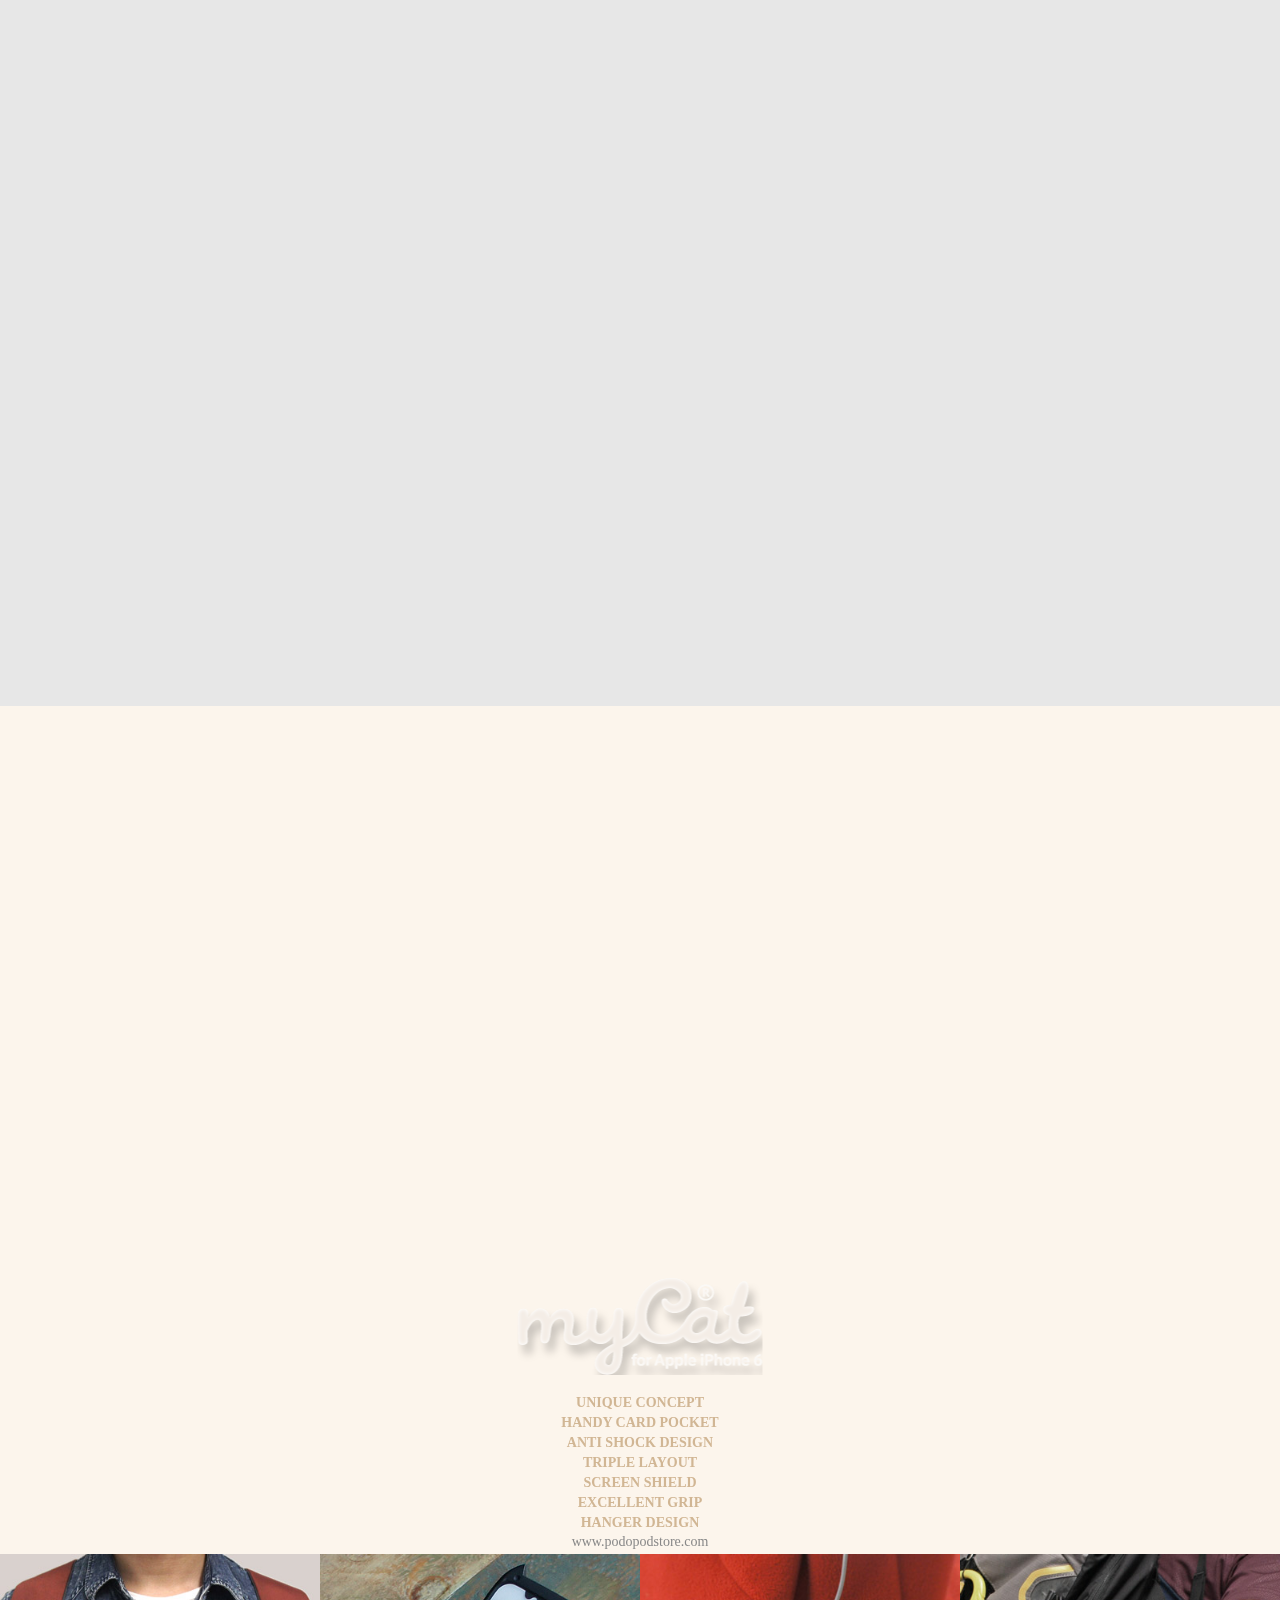
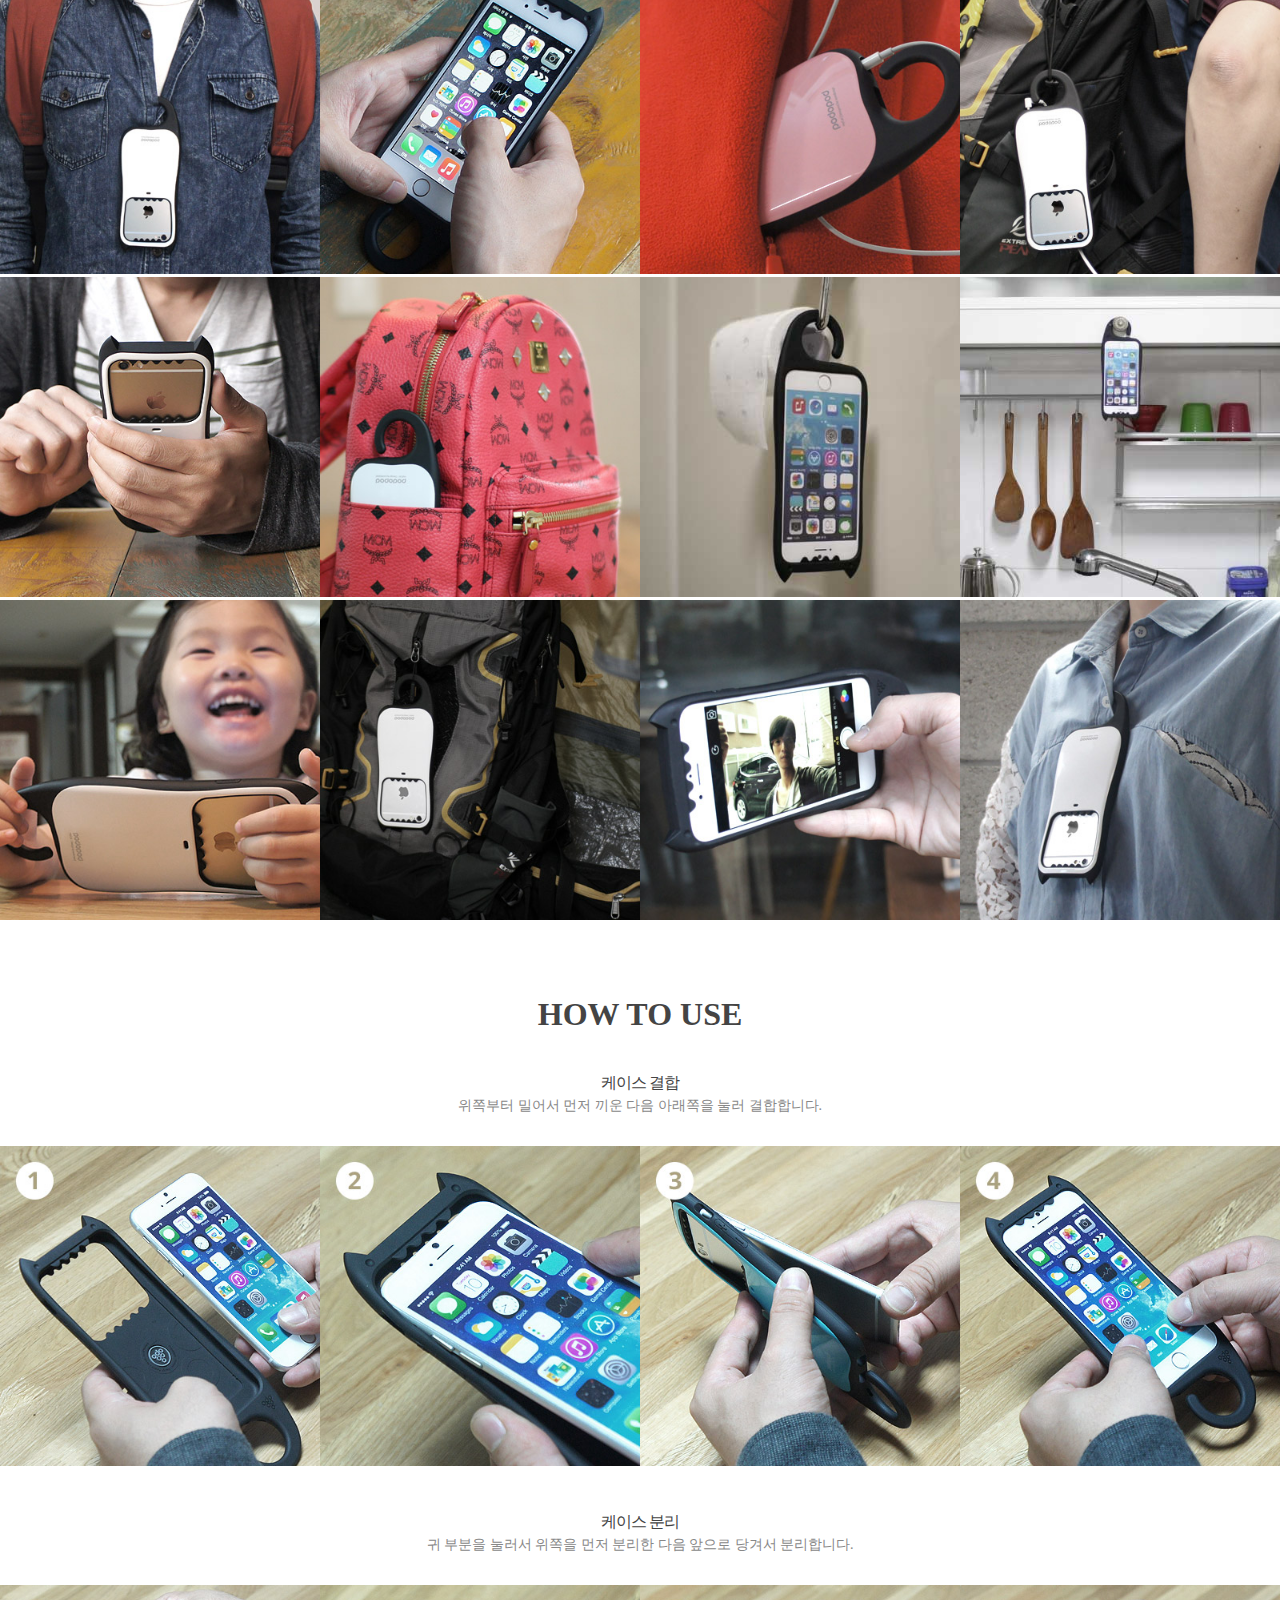
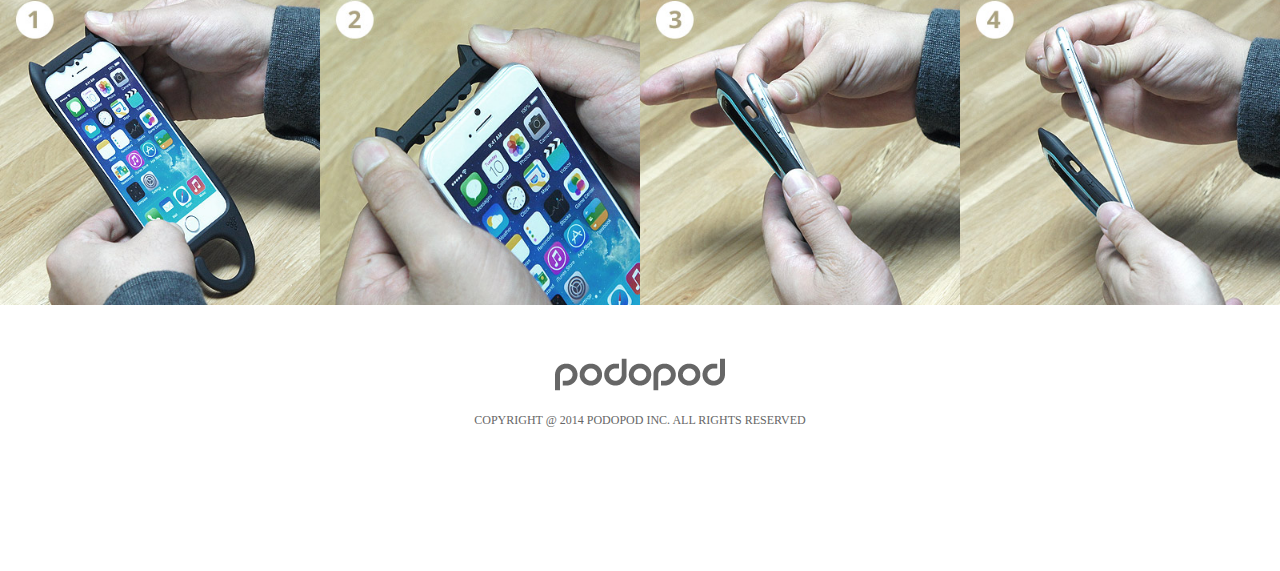
<file: work/web_cat/index.html>
<!DOCTYPE html>
<html lang="en">

<head>
    <meta charset="UTF-8">
    <meta http-equiv="X-UA-Compatible" content="IE=edge">
    <meta name="viewport" content="width=device-width, initial-scale=1.0">
    <title>포도팟(원페이지스크롤)</title>
    <link rel="stylesheet" href="css/reset.css">
    <link rel="stylesheet" href="css/slick.css">
    <link rel="stylesheet" href="css/main.css">
    <script src="js/jquery-3.6.0.js"></script>
    <script src="js/slick.js"></script>
    <script src="js/main.js"></script>
</head>

<body>
    <ul class="quick">
        <li class="on"><a href="#">1</a></li>
        <li><a href="#">2</a></li>
        <li><a href="#">3</a></li>
        <li><a href="#">4</a></li>
        <li><a href="#">5</a></li>
        <li><a href="#">6</a></li>
        <li><a href="#">7</a></li>
        <li><a href="#">8</a></li>
        <li><a href="#">9</a></li>
        <li><a href="#">10</a></li>
        <li><a href="#">11</a></li>
        <li><a href="#">12</a></li>

    </ul>

    <!--------------------------------- 섹션1 -->
    <div class="section1">
        <a href="#" class="btn_shop1"><img src="images/podopod_logo_02.png" alt="로고이미지"></a>
        <a href="#" class="btn_shop2"><img src="images/btn_cart_01.png" alt="카트이미지"></a>
        <div class="section1_inner">
            <div class="img_group">
                <img src="images/podopod_mycat_for_apple_iphone_6_cat.jpg" alt="고양이이미지">
            </div>
            <div class="tit">
                <img src="images/podopod_mycat_for_apple_iphone_6_con01_txt01.png" alt="mycat text img">

                <p>
                    One day, <br>
                    A little myCat came to me.<br>
                    She is cuty but also strong.<br>
                    She is cold but also tender.<br>
                    Anytime anywhere she always with me.<br>
                    My best friend myCat.<br>
                </p>
                <a href="#" class="btn_down"><img src="images/btn_con_01_arrow.png" alt="버튼이미지"></a>
            </div>

        </div>
    </div>
    <!------------------------------------------------------- 섹션2 -->
    <div class="section2">
        <div class="header">
            <a href="#" class="btn_shop1"><img src="images/podopod_logo_01.png" alt="포도이미지"></a>
            <h1><a href="index.html"><img src="images/podopod_mycat_for_apple_iphone_6.png" alt="로고이미지"></a></h1>
            <a href="#" class="btn_shop2"><img src="images/btn_cart_02.png" alt="카트이미지"></a>
        </div>

        <div class="section2_inner">
            <img class="m_case" src="images/podopod_mycat_for_apple_iphone_6_con02_img01.png" alt="휴대폰이미지">
            <div class="tit">
                <img src="images/podopod_mycat_for_apple_iphone_6_con02_txt01.png" alt="mycat text img">
                <h2>당신만큼 센스 넘치는 케이스!</h2>
                <p>
                    - 고양이 모습을 담은 유니크한 컨셉 <br>
                    - 탈부착이 편리한 슬라이딩 카드 포켓 <br>
                    - 안전하고 강력한 3중 설계 구조<br>
                    - 액정이 바닥면에 먼저 닿지 않는 디테일<br>
                    - 한손에 착!~ 감기는 안정감있는 그립감<br>
                    - 쉽고 편리하게 걸수 있는 Hanger 디자인<br>
                </p>

                <a href="#" class="btn_down2"><img src="images/btn_con_02_arrow.png" alt="버튼이미지"></a>
            </div>

            <div class="tit2">
                <img src="images/podopod_con02_podopod_logo.png" alt="특허이미지"> <br>

                <span class="bar">특허출원</span>
                <span>디자인등록</span>
                <span>상표등록</span>
                <span>저작권출원</span>

                <p>Made from TPU, it provides greater protection of your smartphone from external impact<br>
                    and scratch. The protrusion on the bezel susceptible to the impact increases the protection<br> for
                    the smartphone.</p>
            </div>
        </div>
    </div>
    <!------------------------------------------------- 섹션3 -->
    <div class="section3">
        <div class="section3_inner">
            <div class="cat"><img src="images/con_03_cat.jpg" alt="고양이 이미지"></div>
            <div class="phone"><img src="images/con_03_img01.png" alt="핸드폰이미지"></div>
            <div class="tit">
                <h2>UNIQUE CONCEPT</h2>
                <p>
                    고양이를 형상화한 독특한 디자인 myCat®은<br>
                    언제 어디서나 친근하고 개성있는 스타일을 연출합니다.
                </p>

                <a href="#" class="btn_down3"><img src="images/btn_con_03_arrow.png" alt="버튼이미지"></a>
            </div>
        </div>
    </div>


    <!--------------------------------------------- 섹션4 -->
    <div class="section4">
        <div class="section4_inner">

            <div class="tit">
                <h2>HANDY CARD POCKET</h2>
                <p>
                    슬라이딩 방식의 카드수납 기능으로 카드를<br>
                    보다 간편하게 탈부착 할 수 있습니다.<br>
                </p>

                <a href="#" class="btn_down4"><img src="images/btn_con_04_arrow.png" alt="버튼이미지"></a>
            </div>
            <div class="img_wrap">
                <div class="img1"><img src="images/con_04_slide_bg.png" alt="검은 폰 이미지"></div>
                <div class="img2"><img src="images/mycat_case_iphone6_card.png" alt="카드 이미지"></div>
                <div class="img3"><img src="images/mycat_case_iphone6_default_01.png" alt="흰색 폰 이미지"></div>
            </div>
        </div>
    </div>

    <!------------------------------------------------------------ 섹션5 -->
    <div class="section5">
        <div class="section5_inner">
            <div class="tit">
                <h2>TRIPLE LAYOUT</h2>
                <p>
                    TPU + PC + UV Coating의 3중 설계로 외부충격이나<br>
                    스크레치로 부터 제품을 안전하게 보호합니다
                </p>
                <a href="#" class="btn_down5"><img src="images/btn_con_05_arrow.png" alt="버튼이미지"></a>
            </div>
            <!--tit-->
            <div class="img_group">
                <div class="cbody_img"><img src="images/mycat_case_iphone6_body.png" alt="케이스바디"></div>
                <div class="ccover_img"><img src="images/mycat_case_iphone6_cover.png" alt="케이스 커버"></div>
                <div class="uv_img"><img src="images/mycat_case_iphone6_uv.png" alt="상단 uv"></div>
            </div>
            <!--img_group-->
        </div>
        <!--section5_inner-->
    </div>
    <!--section5-->



    <!-------------------------------------------------- 섹션6 -->
    <div class="section6">
        <div class="section6_inner">

            <div class="imgbox">
                <img class="case1" src="images/mycat_case_iphone6_con12_body.png" alt="">
                <img class="case2" src="images/mycat_case_iphone6_con12_side.png" alt="">
            </div>

            <div class="circle effect">
                <span class="e1"><img src="images/circle_effect_01.png" alt="써클 이미지1"></span>
                <span class="e2"><img src="images/circle_effect_02.png" alt="써클 이미지2"></span>
                <span class="e3"><img src="images/circle_effect_03.png" alt="써클 이미지3"></span>
                <span class="e4"><img src="images/circle_effect_04.png" alt="써클 이미지4"></span>
                <span class="e5"><img src="images/circle_effect_05.png" alt="써클 이미지5"></span>
                <span class="e6"><img src="images/circle_effect_06.png" alt="써클 이미지6"></span>
            </div>

            <div class="circle effect2">
                <span class="e1"><img src="images/circle_effect_01.png" alt="써클 이미지1"></span>
                <span class="e2"><img src="images/circle_effect_02.png" alt="써클 이미지2"></span>
                <span class="e3"><img src="images/circle_effect_03.png" alt="써클 이미지3"></span>
                <span class="e4"><img src="images/circle_effect_04.png" alt="써클 이미지4"></span>
                <span class="e5"><img src="images/circle_effect_05.png" alt="써클 이미지5"></span>
                <span class="e6"> <img src="images/circle_effect_06.png" alt="써클 이미지6"></span>
            </div>

            <div class="line">
                <img src="images/mycat_case_iphone6_con12_side_line01.png" alt="라인이미지">
            </div>

            <div class="line2">
                <span>2.5m</span>
            </div>

            <div class="tit">
                <h2>ANTI-SHOCK DESIGN</h2>
                <p>
                    외부의 충격으로 부터 myCat®의 귀와 꼬리가 충격을 우선 흡수하여<br>
                    iPhone 6를 보다 안전하게 보호합니다.
                </p>
                <a href="#" class="btn_down6"><img src="images/btn_con_06_arrow.png" alt="버튼이미지"></a>
            </div>

            <div class="tit2">
                <h2>SCREEN SHIELD</h2>
                <p>
                    myCat®의 앞면이 액정보다 더 높게 설계되어<br>
                    뒤집어 놓아도 바닥면에 액정이 닿지 <br>
                    않도록 디자인 되었습니다.<br>
                </p>
            </div>


        </div>
        <!--sectio6_inner-->
    </div>
    <!--section6-->

    <!-------------------------------------------------- 섹션7 -->
    <div class="section7">
        <div class="section7_inner">
            <div class="grip">
                <img src="images/con_06_img01.jpg" alt="핸드폰 들고 있는 이미지">
            </div>
            <!--grip-->

            <div class="tit">
                <h2>EXCELLENT GRIP</h2>
                <p>
                    소프트한 재질감과 유선형 바디라인으로<br>
                    한손에 착!~ 감기는 안정감 있는<br>
                    그립감을 제공합니다.
                </p>
                <a href="#" class="btn_down7"><img src="images/btn_con_06_arrow.png" alt="버튼이미지"></a>
            </div>

        </div>
        <!--section7_inner-->
    </div>
    <!--section7-->

    <!---------------------------------------------------- 섹션8 -->
    <div class="section8">
        <div class="section8_inner">
            <div class="slider">
                <div><img src="images/cat_case_hanger_design_01.jpg" alt="핸드폰고리 예제이미지1"></div>
                <div><img src="images/cat_case_hanger_design_02.jpg" alt="핸드폰고리 예제이미지2"></div>
                <div><img src="images/cat_case_hanger_design_03.jpg" alt="핸드폰고리 예제이미지3"></div>
                <div><img src="images/cat_case_hanger_design_04.jpg" alt="핸드폰고리 예제이미지4"></div>
                <div><img src="images/cat_case_hanger_design_05.jpg" alt="핸드폰고리 예제이미지5"></div>
                <div><img src="images/cat_case_hanger_design_06.jpg" alt="핸드폰고리 예제이미지6"></div>
                <div><img src="images/cat_case_hanger_design_07.jpg" alt="핸드폰고리 예제이미지7"></div>
                <div><img src="images/cat_case_hanger_design_08.jpg" alt="핸드폰고리 예제이미지8"></div>
                <div><img src="images/cat_case_hanger_design_09.jpg" alt="핸드폰고리 예제이미지9"></div>

            </div>
            <div class="tit">
                <h2>HANGER DESIGN</h2>
                <p>
                    고리를 이용하여 언제 어디서나<br>
                    편리하게 걸어서 사용할 수 있습니다.
                </p>
                <a href="#" class="btn_down8"><img src="images/btn_con_07_arrow.png" alt="버튼이미지"></a>
            </div>
        </div>
        <!--section8_inner-->
    </div>
    <!--section8-->


    <!-- 섹션9 -->
    <div class="section9">
        <div class="section9_inner">
            <div class="img_wrap">
                <div class="right_img"><img src="images/con_08_case_02.png" alt="좌 핸드폰이미지"></div>
                <div class="left_img"><img src="images/con_08_case_01.png" alt="우 핸드폰이미지"></div>
            </div>
            <div class="tit">
                <h2>ULTRA<br>
                    LIGHT&THIN</h2>
                <p>
                    12.8mm의 두께와 45g의 무게로<br>
                    실용성과 휴대성을 동시에 제공합니다.
                </p>
                <a href="#" class="btn_down9"><img src="images/btn_con_08_arrow.png" alt="버튼이미지"></a>
            </div>
        </div>
    </div>
    <!--section9-->

    <!-- 섹션10 -->
    <div class="section10">
        <div class="section10_inner">
            <div class="tit">
                <h2>COLORS</h2>

                <a href="#" class="btn_down10"><img src="images/btn_con_04_arrow.png" alt="버튼이미지"></a>
            </div>

            <!-- 폰케이스 -->
            <div class="mobile">
                <img class="case_default case" src="images/mycat_case_iphone6_default_02.png" alt="기본케이스이미지">
                <ul class="left case">

                    <li class="on"><img src="images/mycat_case_iphone6_hotpink_01.png" alt="핫핑크 폰케이스"></li>
                    <li><img src="images/mycat_case_iphone6_pink_01.png" alt="핑크 폰케이스"></li>
                    <li><img src="images/mycat_case_iphone6_orange_01.png" alt="오렌지 폰케이스"></li>
                    <li><img src="images/mycat_case_iphone6_yellow_01.png" alt="옐로우라임 폰케이스"></li>
                    <li><img src="images/mycat_case_iphone6_skyblue_01.png" alt="스카이블루 폰케이스"></li>
                    <li><img src="images/mycat_case_iphone6_mint_01.png" alt="민트 폰케이스"></li>

                </ul>
                <ul class="right case">
                    <li><img src="images/mycat_case_iphone6_black_01.png" alt="블랙 폰케이스"></li>
                    <li><img src="images/mycat_case_iphone6_white_01.png" alt="화이트 폰케이스"></li>
                    <li><img src="images/mycat_case_iphone6_darlsiver_01.png" alt="다크실버 폰케이스"></li>
                    <li><img src="images/mycat_case_iphone6_gold_01.png" alt="골드 폰케이스"></li>

                </ul>
            </div>
            <!--mobile-->
            <div class="color">
                <ul class="left">
                    <li> <a href="javascript:;">
                            HOT PINK <img src="images/mycat_case_iphone6_hotpink_color_01.png" alt="핫핑크원형">
                        </a></li>
                    <li> <a href="javascript:;">
                            PINK <img src="images/mycat_case_iphone6_pink_color_01.png" alt="핑크 원형">
                        </a></li>
                    <li> <a href="javascript:;">
                            ORANGE <img src="images/mycat_case_iphone6_orange_color_01.png" alt="오렌지 원형">
                        </a></li>
                    <li> <a href="javascript:;">
                            YELLOW LIME <img src="images/mycat_case_iphone6_yellow_color_01.png" alt="옐로우라임 원형">
                        </a></li>
                    <li> <a href="javascript:;">
                            SKYBLUE <img src="images/mycat_case_iphone6_skyblue_color_01.png" alt="스카이블루 원형">
                        </a></li>
                    <li> <a href="javascript:;">
                            MINT <img src="images/mycat_case_iphone6_mint_color_01.png" alt="민트 원형">
                        </a></li>
                </ul>
                <ul class="right">
                    <li><a href="javascript:;">
                            <img src="images/mycat_case_iphone6_black_color_01.png" alt="블랙 원형">BLACK</a></li>
                    <li><a href="javascript:;">
                            <img src="images/mycat_case_iphone6_white_color_01.png" alt="화이트 원형">WHITE</a></li>
                    <li><a href="javascript:;">
                            <img src="images/mycat_case_iphone6_darksilver_color_01.png" alt="다크실버 원형">DARKSILVER</a>
                    </li>

                    <li><a href="javascript:;">
                            <img src="images/mycat_case_iphone6_gold_color_01.png" alt="골드원형">GOLD</a></li>
                </ul>
            </div>
            <!--color-->
        </div>
        <!--section10_inner-->
    </div>
    <!--section10-->

    <!-- 섹션11 -->
    <div class="section11">
        <div class="section11_inner">
            <div class="img_box">
                <div class="p_top"> <img src="images/podopod_con09_mycat_case_02.png" alt="케이스 윗면">
                </div>
                <div class="p_bottom"> <img src="images/podopod_con09_mycat_case_01.png" alt="케이스 아랫면"> </div>


            </div>
            <div class="tit">
                <h2>SPECIFICATION</h2>
                <p>
                    Height : 195mm | Width : 76mm | Depth: 12.8mm |Weight: 45g<br>
                    Material : TPU + PC + UV Coating
                </p>
                <a href="#" class="btn_down11"><img src="images/btn_con_09_arrow.png" alt="버튼이미지"></a>
            </div>
        </div>
        <!--section11_inner-->
    </div>
    <!--section11-->

    <!-- 섹션12 -->
    <div class="section12">
        <div class="section12_inner">
            <div class="img_group">
                <img src="images/con11_obj01.jpg" alt="">
            </div>
            <div class="tit">
                <img src="images/con011_txt01.png" alt="mycat text 이미지">
                <p>UNIQUE CONCEPT <br>
                    HANDY CARD POCKET<br>
                    ANTI SHOCK DESIGN<br>
                    TRIPLE LAYOUT<br>
                    SCREEN SHIELD<br>
                    EXCELLENT GRIP<br>
                    HANGER DESIGN</h2>


                </p>
                <a href="#">www.podopodstore.com</a>
            </div>
        </div>
    </div>
    <!--section12-->

    <div class="section13">
        <ul>
            <li><img src="images/mycat_case_iphone6_design_01.jpg" alt="박스이미지1"></li>
            <li><img src="images/mycat_case_iphone6_design_02.jpg" alt="박스이미지2"></li>
            <li><img src="images/mycat_case_iphone6_design_03.jpg" alt="박스이미지3"></li>
            <li><img src="images/mycat_case_iphone6_design_04.jpg" alt="박스이미지4"></li>
            <li><img src="images/mycat_case_iphone6_design_05.jpg" alt="박스이미지5"></li>
            <li><img src="images/mycat_case_iphone6_design_06.jpg" alt="박스이미지6"></li>
            <li><img src="images/mycat_case_iphone6_design_07.jpg" alt="박스이미지7"></li>
            <li><img src="images/mycat_case_iphone6_design_08.jpg" alt="박스이미지8"></li>
            <li><img src="images/mycat_case_iphone6_design_09.jpg" alt="박스이미지9"></li>
            <li><img src="images/mycat_case_iphone6_design_10.jpg" alt="박스이미지10"></li>
            <li><img src="images/mycat_case_iphone6_design_11.jpg" alt="박스이미지11"></li>
            <li><img src="images/mycat_case_iphone6_design_12.jpg" alt="박스이미지12"></li>
        </ul>
    </div>


    <div class="section14">
        <h2>HOW TO USE</h2>

        <h3>케이스 결합</h3>

        <p> 위쪽부터 밀어서 먼저 끼운 다음 아래쪽을 눌러 결합합니다.</p>

        <ul>
            <li> <img src="images/process_01_01.jpg" alt="케이스결합이미지1"></li>
            <li> <img src="images/process_01_02.jpg" alt="케이스결합이미지2"></li>
            <li> <img src="images/process_01_03.jpg" alt="케이스결합이미지3"></li>
            <li> <img src="images/process_01_04.jpg" alt="케이스결합이미지4"></li>
        </ul>



        <h3> 케이스 분리</h3>

        <p>귀 부분을 눌러서 위쪽을 먼저 분리한 다음 앞으로 당겨서 분리합니다.</p>

        <ul>
            <li><img src="images/process_02_01.jpg" alt="케이스분리이미지1"></li>
            <li><img src="images/process_02_02.jpg" alt="케이스분리이미지2"></li>
            <li><img src="images/process_02_03.jpg" alt="케이스분리이미지3"></li>
            <li><img src="images/process_02_04.jpg" alt="케이스분리이미지4"></li>

        </ul>


    </div>

    <div class="footer">
        <a href="#"><img src="images/footer_podopod_logo.gif" alt=""></a>
        <p>COPYRIGHT @ 2014 PODOPOD INC. ALL RIGHTS RESERVED</p>
    </div>
</body>

</html>
</file>
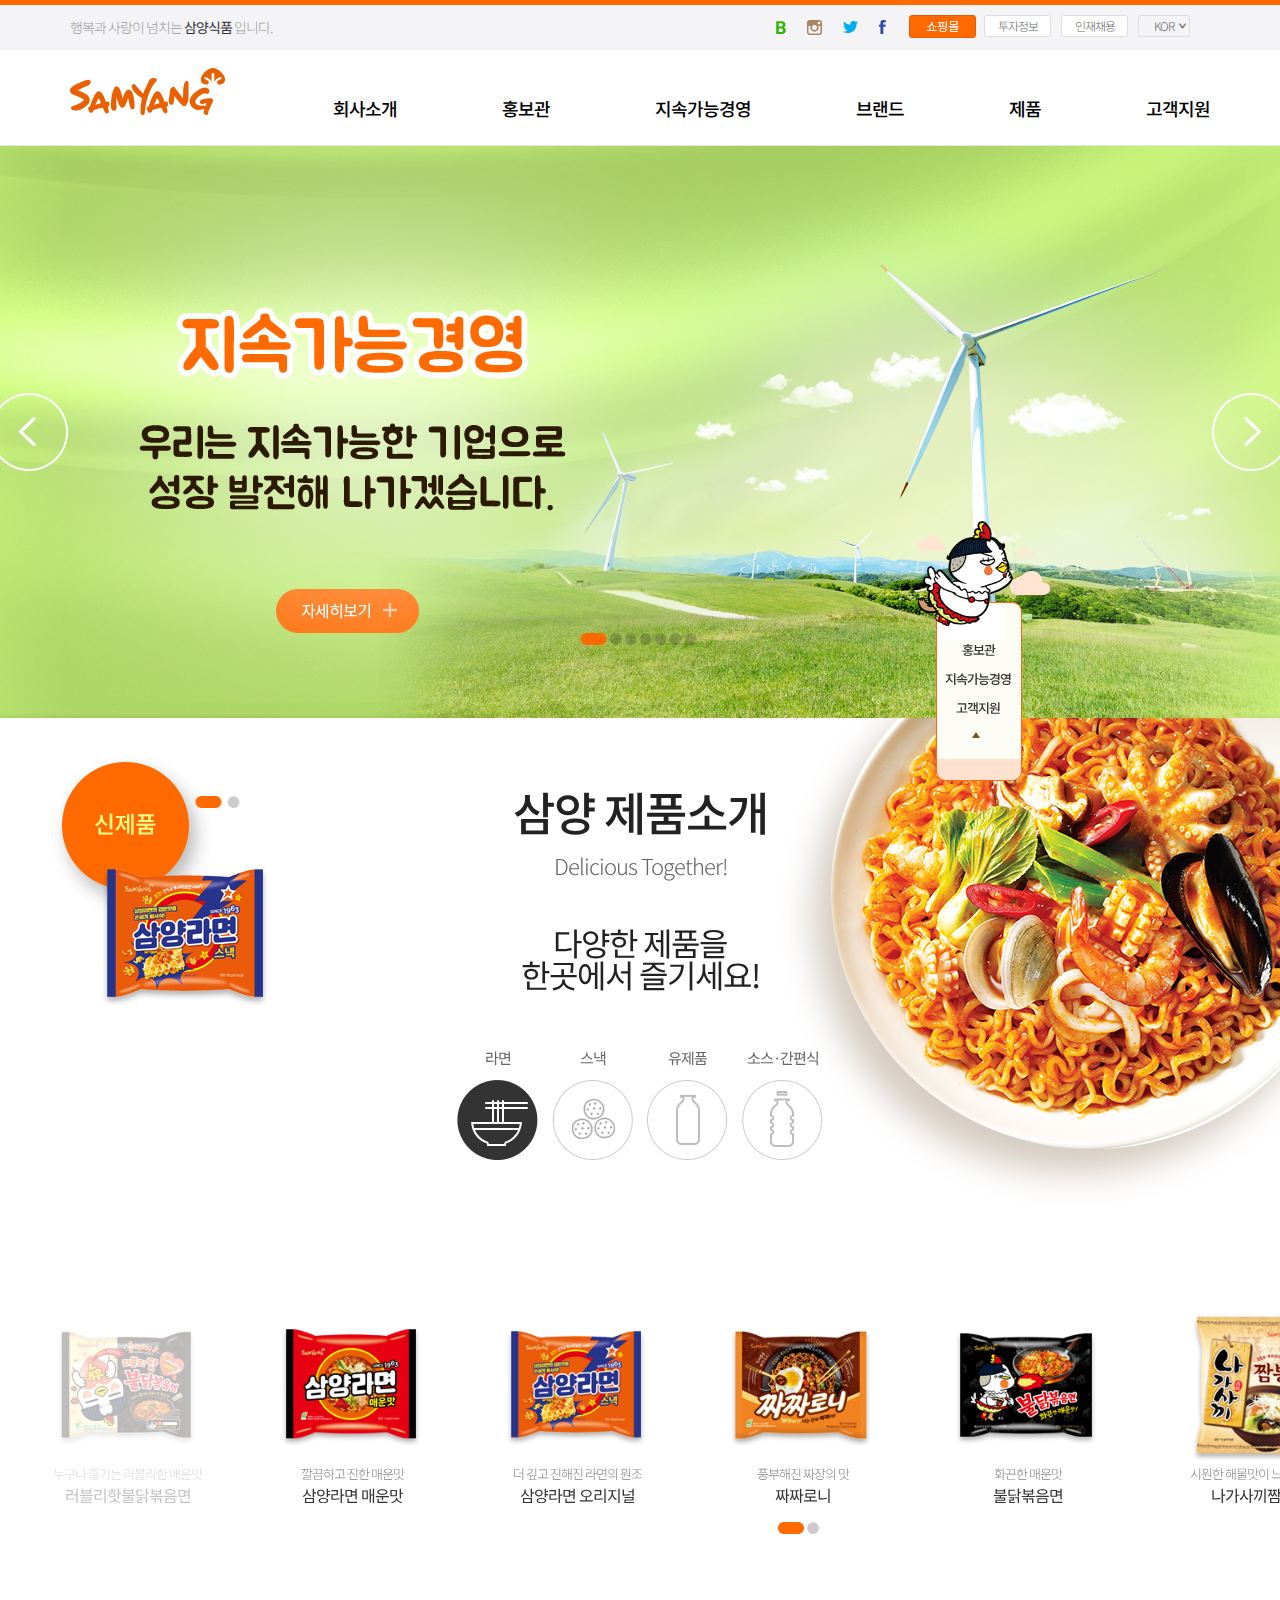
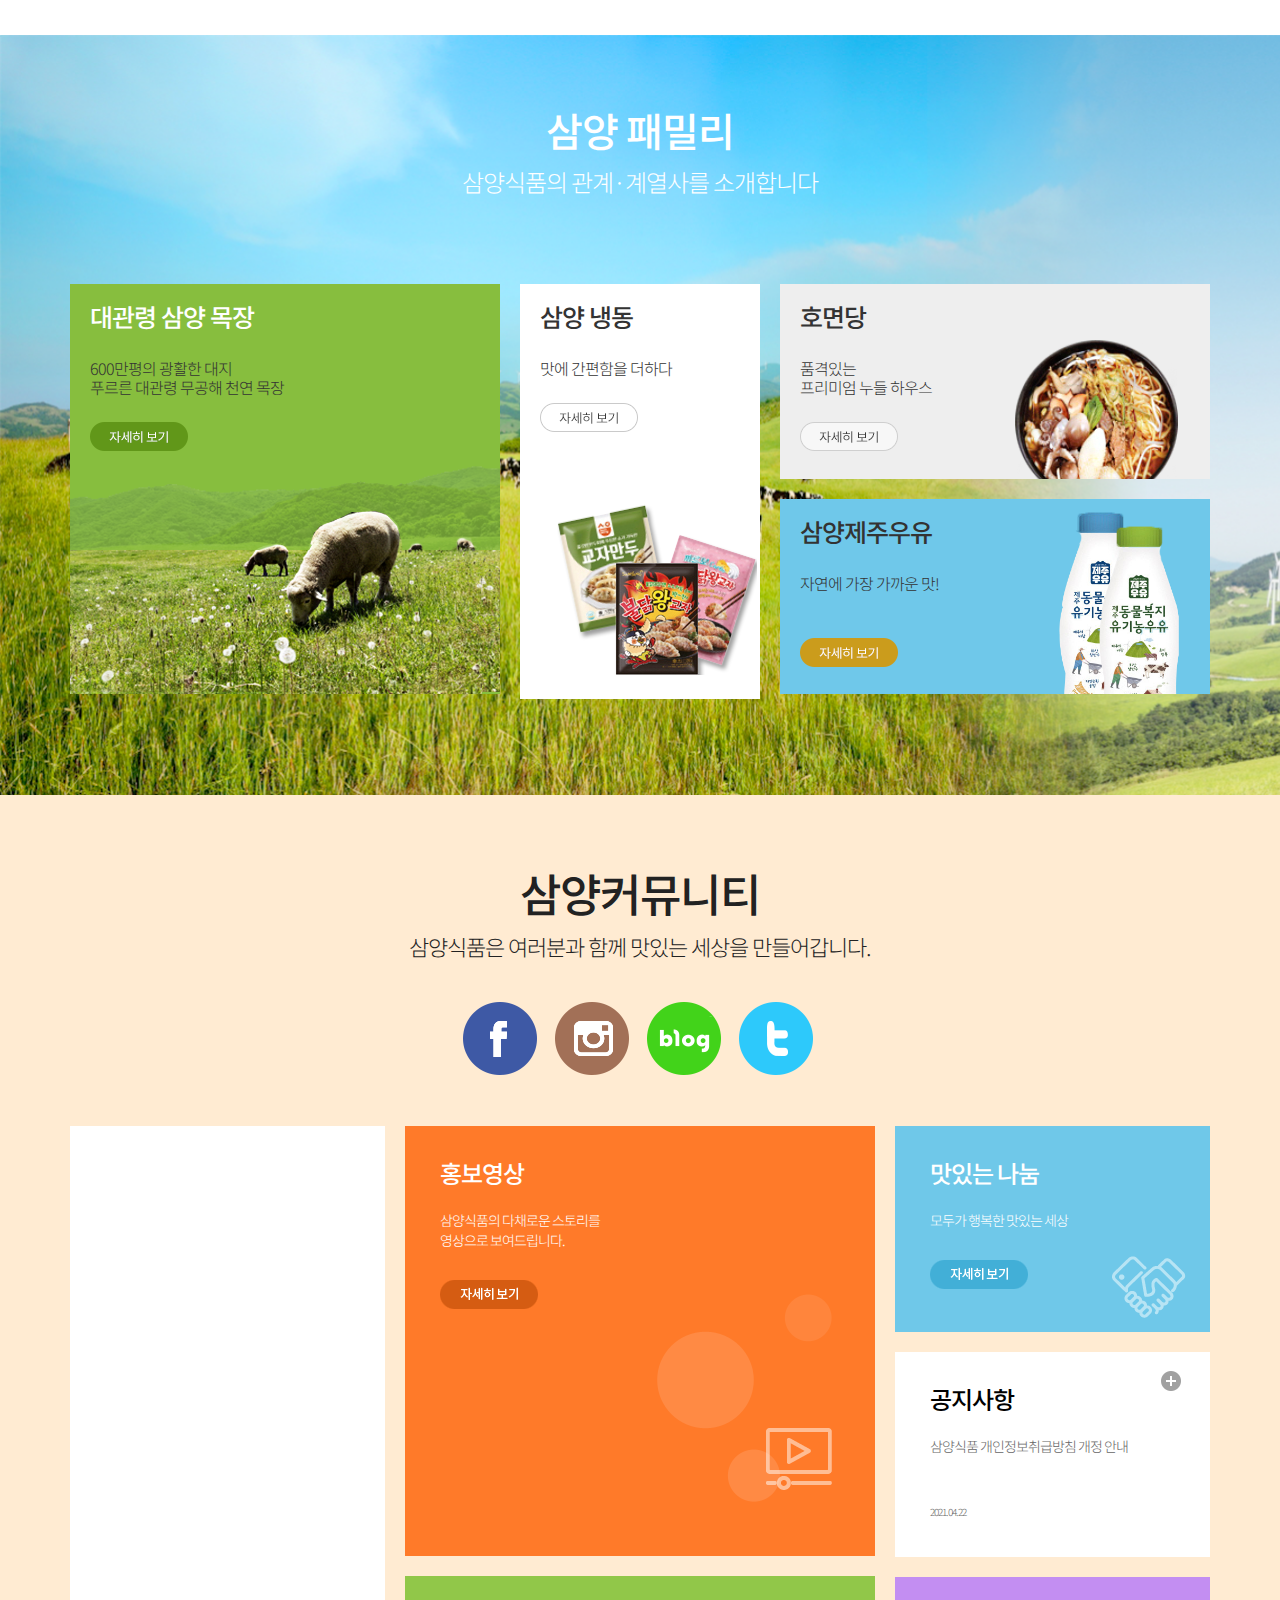
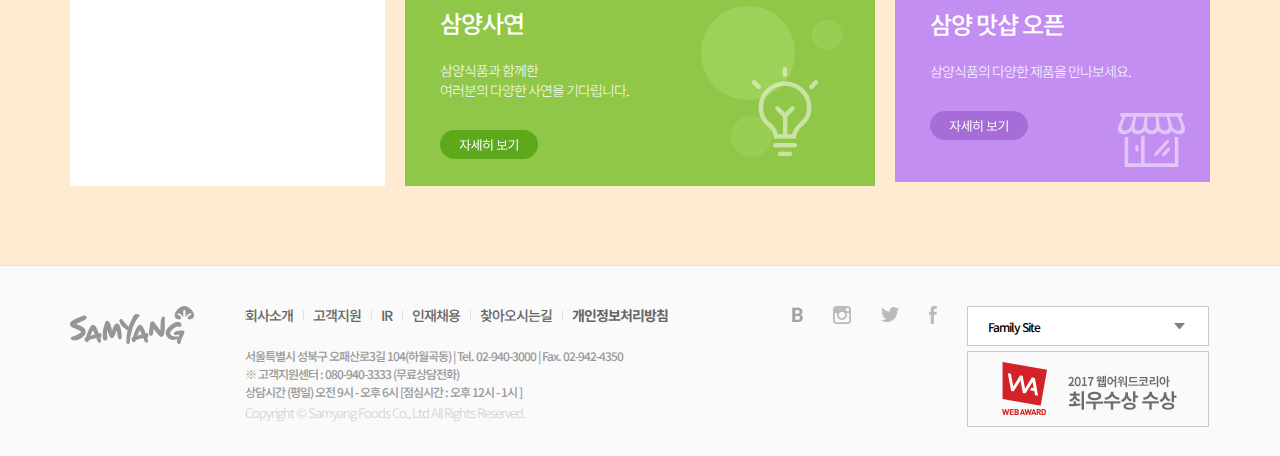
<file: work/web_samyang/index.html>
<!DOCTYPE html>
<html lang="en">

<head>
    <meta charset="UTF-8">
    <meta http-equiv="X-UA-Compatible" content="IE=edge">
    <meta name="viewport" content="width=device-width, initial-scale=1.0">
    <title>삼양식품</title>
    <link rel="stylesheet" href="css/reset.css">
    <link rel="stylesheet" href="css/slick.css">
    <link rel="stylesheet" href="css/main.css">

    <script src="js/jquery-3.6.0.js"></script>
    <script src="js/slick.js"></script>
    <script src="js/main.js"></script>

</head>

<body>
    <div class="scroll_banner">
        <ul class="quick_list">
            <li><a href="#">홍보관</a></li>
            <li><a href="#">지속가능경영</a></li>
            <li><a href="#">고객지원</a></li>
            <li><button type="button" class="btn_top">top</button></li>
        </ul>

        
    </div>

    <div id="header">
        <div class="header_top">
            <div class="header_top_inner">
                <p>행복과 사랑이 넘치는 <strong>삼양식품</strong> 입니다.</p>
                <div class="header_menu">
                    <div class="sns">
                        <a href="#"><img src="images/ico_sns_blog.png" alt=""></a>
                        <a href="#"><img src="images/ico_sns_insta.png" alt=""></a>
                        <a href="#"><img src="images/ico_sns_twitter.png" alt=""></a>
                        <a href="#"><img src="images/ico_sns_facebook.png" alt=""></a>
                    </div>
                    <ul class="util">
                        <li><a href="#"><img src="images/gnb_shop.gif" alt=""></a></li>
                        <li><a href="#">투자정보</a></li>
                        <li><a href="#">인재채용</a></li>
                        <li><a href="#">KOR</a></li>
                    </ul>
                </div>
            </div>
        </div>
        <!--header_top종료-->
        <div class="header_bottom">
            <div class="header_bottom_inner">
                <h1><a href="index.html"><img src="images/logo.png" alt="로고"></a></h1>
                <ul class="gnb">
                    <li>
                        <a href="#">회사소개</a>
                        <ul class="depth2">
                            <li><a href="#">삼양식품</a></li>
                            <li><a href="#">계열사</a></li>
                            <li><a href="#">공장</a></li>
                            <li><a href="#">오시는길</a></li>
                        </ul>
                    </li>
                    <li>
                        <a href="#">홍보관</a>
                        <ul class="depth2">
                            <li><a href="#">삼양소식</a></li>
                            <li><a href="#">홍보영상</a></li>
                            <li><a href="#">호치와 친구들</a></li>
                            <li><a href="#">음원/영상</a></li>
                            <li><a href="#">삼양역사관</a></li>
                            <li><a href="#">삼양 사연</a></li>

                        </ul>
                    </li>
                    <li>
                        <a href="#">지속가능경영</a>
                        <ul class="depth2">
                            <li><a href="#">사회공헌</a></li>
                            <li><a href="#">환경안전</a></li>
                            <li><a href="#">윤리·인권경영</a></li>
                            <li><a href="#">지배구조</a></li>
                            <li><a href="#">소비자중심경영</a></li>

                        </ul>
                    </li>
                    <li><a href="#">브랜드</a>
                        <ul class="depth2">
                            <li><a href="#">삼양라면</a></li>
                            <li><a href="#">불닭볶음면</a></li>
                            <li><a href="#">짜짜로니</a></li>
                            <li><a href="#">별뽀빠이</a></li>
                            <li><a href="#">삼양유기농우유</a></li>

                        </ul>
                    </li>

                    <li><a href="#">제품</a>
                        <ul class="depth2">
                            <li><a href="#">라면</a></li>
                            <li><a href="#">스낵</a></li>
                            <li><a href="#">유제품</a></li>
                            <li><a href="#">소스·간편식</a></li>
                        </ul>
                    </li>
                    <li><a href="#">고객지원</a>
                        <ul class="depth2">
                            <li><a href="#">고객만족센터</a></li>
                            <li><a href="#">고객문의</a></li>
                            <li><a href="#">FAQ</a></li>

                        </ul>
                    </li>
                </ul>
            </div>
        </div>
    </div>
    <!--header종료-->
    <div id="main">
        <div class="visual">
            <div class="main1"><a href="#"></a></div>
            <div class="main2"><a href="#"></a></div>
            <div class="main3"><a href="#"></a></div>
            <div class="main4"><a href="#"></a></div>
            <div class="main5"><a href="#"></a></div>
            <div class="main6"><a href="#"></a></div>
            <div class="main7"><a href="#"></a></div>
        </div>
        <div class="section1">
            <div class="section1_inner">
                <div class="title">
                    <h2>삼양 제품소개</h2>
                    <p>Delicious Together!</p>
                    <h3>다양한 제품을<br>
                        한곳에서 즐기세요!
                    </h3>
                    <ul class="list">
                        <li class="on">
                            <h4>라면</h4>
                            <a href="#none"></a>
                        </li>
                        <li>
                            <h4>스낵</h4>
                            <a href="#none"></a>
                        </li>
                        <li>
                            <h4>유제품</h4>
                            <a href="#none"></a>
                        </li>
                        <li>
                            <h4>소스·간편식</h4>
                            <a href="#none"></a>
                        </li>
                    </ul>
                </div>
                <div class="new">
                    <div class="new_slide">
                        <div><a href="#"><img src="./images/20211122132744530592.png" alt=""></a></div>
                        <div><a href="#"><img src="./images/20211105174135841099.png" alt=""></a></div>
                    </div>
                </div>
            </div>
            <!--section1_inner-->
            <div class="tab_slide">
                <div class="slide_cover1"></div>
                <div class="slide_cover2"></div>
                <!-- ----------------------------라면 -->
                <div class="slide_list">
                    <div><a href="#"><img src="images/20211129143003684605.png" alt="">
                            <h3>누구나 즐기는 러블리한 매운맛</h3>
                            <span> 러블리핫불닭볶음면</span>

                        </a>

                    </div>
                    <div><a href="#"><img src="images/20211012102003676054.png" alt="">
                            <h3>깔끔하고 진한 매운맛</h3>
                            <span> 삼양라면 매운맛</span>

                        </a>

                    </div>
                    <div><a href="#"><img src="images/20211122132744530592.png" alt="">
                            <h3>더 깊고 진해진 라면의 원조</h3>
                            <span> 삼양라면 오리지널</span>
                        </a>

                    </div>
                    <div><a href="#"><img src="images/20210916135757171017.png" alt="">
                            <h3>풍부해진 짜장의 맛</h3>
                            <span>짜짜로니</span>
                        </a>

                    </div>
                    <div><a href="#"><img src="images/20200309161335950017.png" alt="">
                            <h3>화끈한 매운맛</h3>
                            <span> 불닭볶음면</span>
                        </a>

                    </div>
                    <div><a href="#"><img src="images/20171016135938827562.png" alt="">
                            <h3>시원한 해물맛이 느껴지는</h3>
                            <span>나가사끼짬뽕</span>
                        </a>

                    </div>
                    <div><a href="#"><img src="images/20181031094039940078.png" alt="">
                            <h3>매콤한 해물맛의 볶음라면</h3>
                            <span>간짬뽕</span>
                        </a>

                    </div>
                    <div><a href="#"><img src="images/20171016140606521564.png" alt="">
                            <h3>라면보다 더 맛있는 라면</h3>
                            <span>맛있는라면</span>
                        </a>

                    </div>

                </div>
                <!-- ----------------------------라면 끝 -->

                <!-- ----------------------------스낵 -->

                <div class="slide_list slide_list2">
                    <div><a href="#"><img src="images/20211122132744530592.png" alt="">
                            <h3>삼양라면의 깊은맛을 손쉽게바사삭!</h3>
                            <span> 삼양라면 스낵</span>

                        </a>

                    </div>
                    <div><a href="#"><img src="images/20211105174135841099.png" alt="">
                            <h3>동글동글 벨리곰 마을 특산품</h3>
                            <span>벨리곰볼</span>

                        </a>

                    </div>
                    <div><a href="#"><img src="images/20210504100627066372.png" alt="">
                            <h3>못말리게달콤한</h3>
                            <span>초코짱구</span>
                        </a>

                    </div>
                    <div><a href="#"><img src="images/20210512140808185397.png" alt="">
                            <h3>자연을 담은 부드러운</h3>
                            <span>곡물치즈롤</span>
                        </a>

                    </div>
                    <div><a href="#"><img src="images/20210315100706124333.png" alt="">
                            <h3>달콤하게 사르르~</h3>
                            <span>사또밥</span>
                        </a>

                    </div>
                    <div><a href="#"><img src="images/20210512112806949389.png" alt="">
                            <h3>ORIGINAL 최초의 짱구</h3>
                            <span>짱구</span>
                        </a>

                    </div>
                    <div><a href="#"><img src="images/20210916170818736021.png" alt="">
                            <h3>국내 최초 라면과자</h3>
                            <span>별뽀빠이</span>
                        </a>

                    </div>

                </div>
                <!-- ----------------------------스낵 끝 -->
                <!-- ----------------------------유제품 -->
                <div class="slide_list slide_list2">
                    <div><a href="#"><img src="images/20190424143008506019.png" alt="">
                            <h3>유기농원유 100%</h3>
                            <span>삼양목장유기동우유 200ml</span>

                        </a>

                    </div>
                    <div><a href="#"><img src="images/20190708153933947080.png" alt="">
                            <h3>제주의 신선함이 담긴 멸균강화우유</h3>
                            <span>제주담은우유 125ml</span>

                        </a>

                    </div>
                    <div><a href="#"><img src="images/20160903162458038013.png" alt="">
                            <h3>건강한 삼양 오리지널 우유</h3>
                            <span>삼양우유 200ml</span>
                        </a>

                    </div>
                    <div><a href="#"><img src="images/20160903173521570037.png" alt="">
                            <h3>신선한 우유 속에 상큼한 딸기과즙</h3>
                            <span>삼양딸기우유</span>
                        </a>

                    </div>
                    <div><a href="#"><img src="images/20160903172749645029.png" alt="">
                            <h3>초콜릿 풍미 가득</h3>
                            <span>삼양초코우유</span>
                        </a>

                    </div>
                    <div><a href="#"><img src="images/20181206180446326172.png" alt="">
                            <h3>자연을 마신다</h3>
                            <span>무항생제우유 200ml</span>
                        </a>

                    </div>
                    <div><a href="#"><img src="images/20160903180353326041.png" alt="">
                            <h3>프리미엄 슈레드 모짜렐라 치즈</h3>
                            <span>제주 슈레드 모짜렐라 치즈</span>
                        </a>

                    </div>

                </div>
                <!-- ----------------------------유제품 끝 -->
                <!-- ----------------------------소스,간편식 -->
                <div class="slide_list slide_list2">
                    <div><a href="#"><img src="images/20210729112410780041.png" alt="">
                            <h3>내가 찾던 완벽한 K-로제</h3>
                            <span>로제불닭떡볶이</span>

                        </a>

                    </div>
                    <div><a href="#"><img src="images/20210729105921583037.png" alt="">
                            <h3>내가 찾던 완벽한 K-로제</h3>
                            <span>로제불닭납작당면</span>

                        </a>

                    </div>
                    <div><a href="#"><img src="images/20210706144607858016.png" alt="">
                            <h3>온가족이 즐기는 만능양념장</h3>
                            <span>불닭맛장</span>
                        </a>

                    </div>
                    <div><a href="#"><img src="images/20210625141834795003.png" alt="">
                            <h3>양 걱정 없이 마음껏 즐기는!</h3>
                            <span>자이언트 불닭소스</span>
                        </a>

                    </div>
                    <div><a href="#"><img src="images/20201223091159709216.png" alt="">
                            <h3>언제 어디서나 간편하게!</h3>
                            <span>불닭소스 스틱</span>
                        </a>

                    </div>
                    <div><a href="#"><img src="images/20200310151545028031.png" alt="">
                            <h3>화끈하게 매운 Real 밥도둑!</h3>
                            <span>불닭볶음김치</span>
                        </a>
                    </div>

                    <div><a href="#"><img src="images/20210219175834008287.png" alt="">
                            <h3>고소한 마요네즈에 화끈한 불닭을 더했다!</h3>
                            <span>불닭마요</span>
                        </a>
                    </div>
                    <div><a href="#"><img src="images/20190425111936533031.png" alt="">
                            <h3>핵불닭소스와 함께 즐기는</h3>
                            <span>훈제란</span>
                        </a>
                    </div>
                    <div><a href="#"><img src="images/20190425111359612027.png" alt="">
                            <h3>핵불닭소스와 함께 즐기는</h3>
                            <span>반숙란</span>
                        </a>
                    </div>
                    <div><a href="#"><img src="images/20210219175912517291.png" alt="">
                            <h3>크리미한 매운맛</h3>
                            <span>까르보불닭소스</span>
                        </a>
                    </div>

                </div>
                <!-- ----------------------------소스간편식 끝 -->
            </div>
            <!--tab_slide-->
        </div>
        <!--section1-->
        <!-- ------------------------------------삼양패밀리 -->
        <div class="section2">
            <div class="section2_inner">
                
                <h2>삼양 패밀리</h2>
                <h4>삼양식품의 관계·계열사를 소개합니다</h4>
                <div class="fam_left">
                    <div class="txt txt1">
                    <h3>대관령 삼양 목장</h3>
                    <p>600만평의 광활한 대지<br> 푸르른 대관령 무공해 천연 목장</p>
                    <img src="images/btn_more_fam01.png" alt="자세히 보기" class="link_more">
                </div>
                </div><!--f_left-->

                <div class="fam_center">
                    <div class="txt txt2">
                    <h3>삼양 냉동</h3>
                    <p>맛에 간편함을 더하다</p>
                    <img src="images/btn_more_fam02.png" alt="자세히 보기" class="link_more">
                </div><!--txt-->
                </div><!--f_center-->

                <div class="fam_right">
                    <div class="right_homyen">
                        <div class="txt txt3">
                        <h3>호면당</h3>
                    <p>품격있는 <br> 프리미엄 누들 하우스</p> 
                    <img src="images/btn_more_fam03.png" alt="자세히 보기" class="link_more">
                        </div>
                    </div><!--right_homyen-->

                    <div class="right_milk">
                        <div class="txt txt4">
                        <h3>삼양제주우유</h3>
                        <p>자연에 가장 가까운 맛!</p>
                        <img src="images/btn_more_fam04.png" alt="자세히 보기" class="link_more">
                        </div> <!--txt-->
                    </div>
                </div><!--fam_right-->

            </div><!--section_inner-->
        </div><!--section2-->

        <!-- --------------------------------------------삼양 커뮤니티 section2 -->
        <div class="section3">
            <div class="section3_inner">
                <h2>삼양커뮤니티</h2>
                <h3>삼양식품은 여러분과 함께 맛있는 세상을 만들어갑니다.</h3>
                <ul class="sns">
                    <li><a href="#"><img src="images/ico_facebook.png" alt="페이스북 아이콘"></a></li>
                    <li><a href="#"><img src="images/ico_insta.png" alt="인스타그램 아이콘"></a></li>
                    <li><a href="#"><img src="images/ico_blog.png" alt="네이버 블로그 아이콘"></a></li>
                    <li><a href="#"><img src="images/ico_twitter.png" alt="트위어 아이콘"></a></li>
                </ul>

                <div class="info_box">
                    <div class="info_left">
                      <iframe name="f3ffc67abca4cf" width="260px" height="630px"
                            data-testid="fb:page Facebook Social Plugin" title="fb:page Facebook Social Plugin"
                            frameborder="0" allowtransparency="true" allowfullscreen="true" scrolling="no"
                            allow="encrypted-media" src="https://www.facebook.com/v10.0/plugins/page.php?adapt_container_width=true&app_id=&channel=https%3A%2F%2Fstaticxx.facebook.com%2Fx%2Fconnect%2Fxd_arbiter%2F%3Fversion%3D46%23cb%3Df11c85316d869b4%26domain%3Dwww.samyangfoods.com%26is_canvas%3Dfalse%26origin%3Dhttps%253A%252F%252Fwww.samyangfoods.com%252Ff20df5353f820ac%26relation%3Dparent.parent&container_width=0&height=623&hide_cover=false&href=https%3A%2F%2Fwww.facebook.com%2Fsamyangfoods%2F&locale=ko_KR&sdk=joey&show_facepile=true&small_header=false&tabs=timeline&width=253"
                            style="border: none; visibility: visible; width: 260px; height: 630px;" class="">
                        </iframe> 
                    </div>
                    <!--info_left-->

                    <div class="info_center">
                        <div class="center_top">
                            <h3>홍보영상</h3>
                            <p>삼양식품의 다채로운 스토리를<br>
                                영상으로 보여드립니다.</p>
                            <img src="images/btn_more_vod.png" alt="자세히 보기" class="link_more">
                        </div>
                        <div class="center_bottom">
                            <h3>삼양사연</h3>
                            <p>삼양식품과 함께한<br>
                                여러분의 다양한 사연을 기다립니다.</p>
                            <img src="images/btn_more_comm01.png" alt="자세히 보기" class="link_more">
                        </div>
                    </div>
                    <!--info_center-->

                    <div class="info_right">
                        <div class="right_top">
                            <h3>맛있는 나눔</h3>
                            <p>모두가 행복한 맛있는 세상</p>
                            <img src="images/btn_more_comm03.png" alt="자세히 보기" class="link_more">
                        </div>
                        <div class="right_mid">
                            <h3>공지사항</h3>
                            <p>삼양식품 개인정보취급방침 개정 안내</p>
                            <span>2021.04.22</span>
                        </div>
                        <div class="right_bottom">
                            <h3>삼양 맛샵 오픈</h3>
                            <p>삼양식품의 다양한 제품을 만나보세요.</p>
                            <img src="images/btn_more_comm02.png" alt="자세히 보기" class="link_more">
                        </div>
                    </div>
                    <!--info-right-->
                </div>
                <!--info_box-->
            </div>
            <!--section2_inner-->
        </div>
        <!--section2-->
    </div>
    <!--main-->
    <div class="footer">
        <div class="footer_inner">
            <div class="footer_left">
                <h1><img src="images/logo2.png" alt="삼양식품 footer 로고"></h1>
            </div>
            <div class="footer_info">
                <ul>
                    <li><a href="#">회사소개</a></li>
                    <li><a href="#">고객지원</a></li>
                    <li><a href="#">IR</a></li>
                    <li><a href="#">인재채용</a></li>
                    <li><a href="#">찾아오시는길</a></li>
                    <li><a href="#">개인정보처리방침</a></li>
                </ul>
                <address>서울특별시 성북구 오패산로3길 104(하월곡동) | Tel. 02-940-3000 | Fax. 02-942-4350<br>
                    ※ 고객지원센터 : 080-940-3333 (무료상담전화)<br>
                    상담시간 (평일) 오전 9시 - 오후 6시 [점심시간 : 오후 12시 - 1시 ]</address>
                <p>Copyright © Samyang Foods Co., Ltd All Rights Reserved.</p>
            </div>
            <div class="footer_sns">
                <ul>
                    <li><a href="#"><img src="images/ico_sns_blog2.png" alt="네이버 블로그 아이콘"></a></li>
                    <li><a href="#"><img src="images/ico_sns_insta2.png" alt="인스타그램 아이콘"></a></li>
                    <li><a href="#"><img src="images/ico_sns_twitter2.png" alt="트위터 아이콘"></a></li>
                    <li><a href="#"><img src="images/ico_sns_facebook2.png" alt="페이스북 아이콘"></a></li>
                </ul>
            </div>
            <div class="footer_site">
                <div class="site_inner">
                    <p>Family Site</p>
                    <ul class="list">
                        <li><a href="#">삼양맛샵</a></li>
                        <li><a href="#">삼양목장</a></li>
                        <li><a href="#">호면당</a></li>
                        <li><a href="#">제주우유</a></li>
                    </ul>
                </div>
                <div class="award">
                    <img src="images/award_2017.jpg" alt="2017 웹어워드코리아 최우수상수상">
                </div>
            </div>
        </div>
    </div>
    </div>

</body>

</html>
</file>
<file: css/colorbox.css>
/*
    Colorbox Core Style:
    The following CSS is consistent between example themes and should not be altered.
*/

/* overflow:hidden;  */
#colorbox, #cboxOverlay, #cboxWrapper{position:absolute; top:0; left:0; z-index:9999; -webkit-transform: translate3d(0,0,0);}
#cboxWrapper {max-width:none;}
#cboxOverlay{position:fixed; width:100%; height:100%;}
#cboxMiddleLeft, #cboxBottomLeft{clear:left;}
#cboxContent{position:relative;}
#cboxLoadedContent{overflow:auto; -webkit-overflow-scrolling: touch;}
#cboxTitle{margin:0;}
#cboxLoadingOverlay, #cboxLoadingGraphic{position:absolute; top:0; left:0; width:100%; height:100%;}
#cboxPrevious, #cboxNext, #cboxClose, #cboxSlideshow{cursor:pointer;}
.cboxPhoto{float:left; margin:auto; border:0; display:block; max-width:none; -ms-interpolation-mode:bicubic;}
.cboxIframe{width:100%; height:100%; display:block; border:0; padding:0; margin:0;}
#colorbox, #cboxContent, #cboxLoadedContent{box-sizing:content-box; -moz-box-sizing:content-box; -webkit-box-sizing:content-box;}

/* 
    User Style:
    Change the following styles to modify the appearance of Colorbox.  They are
    ordered & tabbed in a way that represents the nesting of the generated HTML.
*/
#cboxOverlay{background:#000; opacity: 0.7; filter: alpha(opacity = 70);}
#colorbox{outline:0;}
    #cboxTopLeft{width:21px; height:21px; background:url(images/controls.png) no-repeat -101px 0;}
    #cboxTopRight{width:21px; height:21px; background:url(images/controls.png) no-repeat -130px 0;}
    #cboxBottomLeft{width:21px; height:21px; background:url(images/controls.png) no-repeat -101px -29px;}
    #cboxBottomRight{width:21px; height:21px; background:url(images/controls.png) no-repeat -130px -29px;}
    #cboxMiddleLeft{width:21px; background:url(images/controls.png) left top repeat-y;}
    #cboxMiddleRight{width:21px; background:url(images/controls.png) right top repeat-y;}
    #cboxTopCenter{height:21px; background:url(images/border.png) 0 0 repeat-x;}
    #cboxBottomCenter{height:21px; background:url(images/border.png) 0 -29px repeat-x;}
    #cboxContent{background:transparent; overflow:hidden;}
        .cboxIframe{background:transparent;}
        #cboxError{padding:50px; border:1px solid #ccc;}
        #cboxLoadedContent{margin-bottom:28px;}
        #cboxTitle{position:absolute; bottom:4px; left:0; text-align:center; width:100%; color:#949494;}
        #cboxCurrent{position:absolute; bottom:4px; left:5px; color:#fff;}
        #cboxLoadingOverlay{background:url(images/loading_background.png) no-repeat center center;}
        #cboxLoadingGraphic{background:url(images/loading.gif) no-repeat center center;}

        /* these elements are buttons, and may need to have additional styles reset to avoid unwanted base styles */
        #cboxPrevious, #cboxNext, #cboxSlideshow, #cboxClose {border:0; padding:0; margin:0; overflow:visible; width:auto; background:none; }
        
        /* avoid outlines on :active (mouseclick), but preserve outlines on :focus (tabbed navigating) */
        #cboxPrevious:active, #cboxNext:active, #cboxSlideshow:active, #cboxClose:active {outline:0;}

        #cboxSlideshow{position:absolute; bottom:4px; right:30px; color:#0092ef;}
        /* #cboxPrevious{position:absolute; bottom:0; left:0; background:url(images/controls.png) no-repeat -75px 0; width:25px; height:25px; text-indent:-9999px;border:1px solid red;} */
        #cboxPrevious{position:absolute; top:50%; transform: translateY(-50%); left:25px; background:url("../images_w/arrow_left_w.png") no-repeat; width:21px; height:39px; text-indent:-9999px;;}
        /* #cboxPrevious:hover{background-position:-75px -25px;} */
        #cboxNext{position:absolute; top:50%; transform: translateY(-50%);  right:27px; background:url("../images_w/arrow_right_w.png") no-repeat; width:21px; height:39px; text-indent:-9999px;}
        /* #cboxNext:hover{background-position:-50px -25px;} */
        #cboxClose{position:absolute; top:0; right:0;  background:url("../images_w/close_ws.png") no-repeat; width:29px; height:32px; text-indent:-9999px;}
        /* #cboxClose:hover{background-position:-25px -25px;} */

/*
  The following fixes a problem where IE7 and IE8 replace a PNG's alpha transparency with a black fill
  when an alpha filter (opacity change) is set on the element or ancestor element.  This style is not applied to or needed in IE9.
  See: http://jacklmoore.com/notes/ie-transparency-problems/
*/
.cboxIE #cboxTopLeft,
.cboxIE #cboxTopCenter,
.cboxIE #cboxTopRight,
.cboxIE #cboxBottomLeft,
.cboxIE #cboxBottomCenter,
.cboxIE #cboxBottomRight,
.cboxIE #cboxMiddleLeft,
.cboxIE #cboxMiddleRight {
    filter: progid:DXImageTransform.Microsoft.gradient(startColorstr=#00FFFFFF,endColorstr=#00FFFFFF);
}
</file>
<file: css/snowfallstyles.css>
html,body{padding:0; margin:0; min-height: 100%; height:100%;}
.darkBg{background:#2d0f0f url(images/smashing.jpg) top center;background-repeat:no-repeat;}
.lightBg{background : url(images/snow.jpg) #b1dde0 top center no-repeat;}
.collectonme{margin:120px auto; background: red; width:50%; text-align:center; font-size:1.2em; color:#fff;}
.test-container{position:absolute; top:100px; width:200px; height:200px;border:1px solid black;}
</file>
<file: css/main.css>
@charset "utf-8";
@import url('https://webfontworld.github.io/score/SCoreDream.css');
@import url('https://fonts.googleapis.com/css2?family=Noto+Sans+KR:wght@100;300;400;500;700;900&family=Roboto+Condensed:ital,wght@0,300;0,400;0,700;1,400&family=Roboto:wght@100;300;400;500;700;900&display=swap');
body{font-family: 'Roboto','SCoreDream'; position: relative;}

/* 헤더 */

.header {width: 100%; height: 100px;  z-index: 100; position: absolute;top: 0;left: 0;}
/* .header{position: fixed;top: 0;left:0; z-index: 1;width: 100%;background: transparent} */
/* .progress-container {width: 100%; height: 5px; background:red;} */
/* background: linear-gradient(to right , #f7d279, #ea9ebc,#abcdf2 ); */
/* .progress-bar {height: 5px;background: linear-gradient(to left , #f7d279, #ea9ebc,#abcdf2 ); width: 0%;} */

.header h1{position: absolute; top: 50%;left: 20px; transform: translateY(-50%); } 
.header h1 a{display:block;width: 61px;height: 53px;background: url("../images/logo_s_green.png")no-repeat; text-indent: -99999px;}

/* 메뉴버튼 */
.header .m_btn{width: 30px; height: 30px; position: absolute; top:50%; right: 50px; transform: translateY(-50%);}
.header .m_btn .line{display: block; width: 100%;height: 100%; }
.header .m_btn .line span{display: block; width: 30px; height: 3px; background: #785da8; position: absolute; top:50%; left: 0; transform: translateY(-50%); transition:all 0.3s ease;z-index: 100;}
.header .m_btn .line span::before{content:''; width: 40px; height: 3px; background:#785da8; position: absolute; top:-14px; left: 0;transition:all 0.3s ease;z-index: 100;}
.header .m_btn .line span::after{content:''; width: 40px; height: 3px; background:#785da8; position: absolute; top:14px; left: 0;transition:all 0.3s ease;z-index: 100;}
.header .m_btn .line.on span{background:rgb(0,0,0,0);transition:all 0.3s ease;z-index: 100;}
.header .m_btn .line.on span::before{transform: rotate(45deg); top:0;transition:all 0.3s ease;z-index: 100;}
.header .m_btn .line.on span::after{transform: rotate(-45deg); top:0;transition:all 0.3s ease;z-index: 100;}

/* 메뉴 */
.a_home{width: 100px;height: 20px;display: inline-block; position: absolute;top: 20px;right: 180px;z-index:120; text-indent:-99999px;display: none;}
.a_web{width: 100px;height: 20px;display: inline-block; position: absolute;top: 65px;right: 160px;z-index:120; text-indent:-99999px;display:none;}
/* transform: rotate(90deg); animation: gnb_ani 1.5s forwards; transform-origin: center top; display: none; */
.gnb{width: 295px;height:295px; background: url("../images/menu_bg.png")no-repeat;  position: absolute; top:0; right:0; transform-origin: center top; transform: rotate(0deg);  z-index: 50;display: none;  }

.gnb.on{ animation: gnb_ani 1.5s forwards; }
.gnb.on2{ animation: gnb_ani2 1.5s forwards; }

/* animation: gnb_ani2 1.5s forwards; */
.gnb > li{width: 100px;margin-top:25px;  }
.gnb >li> a{color:#fff; font-size: 18px;}
.gnb >.g_home{margin-left:20px; }
.gnb >.g_web{margin-left:40px;}
.gnb >.g_mobile{margin-left:60px;}
.gnb >.g_responsive{margin-left:85px;}
.gnb >.g_design{margin-left:130px;}
.gnb >.g_con{margin-left:190px; }
/* background: url("../images/gnb_line.png")no-repeat 26% center; */
/* @keyframes gnb_ani{
  0%{transform: rotate(90deg); top: 0; right:-290px; }
  100%{transform: rotate(0deg);top: -360px; right:-290px;}
} 

@keyframes gnb_ani2{
  0%{transform: rotate(0deg);top: 0;right:-290px; }
  100%{transform: rotate(45deg); top: -760px; right:-290px;}
}
 */


/*------------------- 공통 work ~ contact */
#fullpage .section{width: 100%;background-size: cover; }
#fullpage .section .section_inner h2{text-align: center; font-size:35px; font-weight: bold; color:#8682be; margin-bottom:50px;}
#fullpage .section .section_inner{width: 1600px; height: 800px;  margin:0 auto; box-sizing: border-box; }
#fullpage #section1 h2, #fullpage #section5 h2{color:#fff;}


/* 배경이미지 */
/* #fullpage .home_p{background: url("../images/bg_02-5.jpg")no-repeat; } */
#fullpage #section0{background: url("../images/bg_a_01.png")repeat-x; background-size:contain;}
#fullpage #section1{background: url("../images/bg_a_02.png")repeat-x;background-size:contain;}
/* #fullpage #section2{background: url("../images/bg_dd_02.png")no-repeat;} */
/* #fullpage #section3{background: url("../images/bg_dd_03.png")no-repeat;} */
#fullpage #section4{background: url("../images/bg_a_04.png")repeat-x;background-size:contain;}
#fullpage #section5{background: url("../images/bg_a_05-1.png")repeat-x; background-size:contain;}





/* --------------home */
#fullpage .home_p .intro{width: 1700px;  margin:0 auto; position: relative; }

.home_p .intro h1, .home_p .intro h2{ font-weight: 500; color: #fff; overflow: hidden; white-space: nowrap;position: absolute;top: 50%;left: 50%; transform: translate(-50%,-50%); margin-top:-100px;margin-left:-100px;z-index: 10;}
.home_p .intro h1{font-size:70px;  animation: type 1s steps(8); }
.home_p .intro h2{font-size:60px;  animation: type 1s 1s steps(9),ani_fade 1s 1s forwards; opacity: 0; margin-top:0;margin-left:30px;}
.name_bg{width: 200px;height: 300px; background: rgba(255,255,255,0); position: absolute; top: 50%;left: 50%;transform: translate(-50%,-50%); margin-left:-270px; margin-top:-190px; border-radius: 20px;transform: rotate(-25deg);z-index: 5; animation: ani_bg_fade 1s 0.5s forwards;}
/* box-shadow:2px 2px 15px rgba(255,255,255,0.3); */
.home_p .intro .img_ani{width: 100%;}
.home_p .intro .img_ani div {position: relative;}
.home_p .intro .img_ani div img{position: absolute; bottom:50% ;right:50%; transform: translate(-50%,-50%);   margin-right:-400px; bottom:100px;}


/* 페이지  메인 로고 애니메이션 */
.home_p .intro .img_ani .ani01 img{opacity: 0; animation: ani_fade 1s 2s forwards;}
.home_p .intro .img_ani .ani02 {width: 10px; height: 158px; background: #fff; position: absolute; bottom:50% ;right:50%; transform: translate(-50%,-50%);margin-right: -260px; bottom:0; animation: ani_line 1s 2.5s forwards; opacity: 0;}
.home_p .intro .img_ani .ani03 img{margin-right: -318px; bottom:100px; opacity: 0;animation: ani_move1 0.5s 3s forwards;}
.home_p .intro .img_ani .ani04 img{margin-right: -348px; bottom:100px; opacity: 0;animation: ani_move2 0.5s 3.5s forwards;}
.home_p .intro .img_ani .ani05 img{margin-right: -375px; bottom:100px; opacity: 0;animation: ani_move3 0.5s 4s forwards;}
.home_p .intro .img_ani .ani06 img{margin-right: -220px; bottom:200px; opacity: 0;animation: ani_fade 0.5s 4.5s forwards;}
.home_p .intro .img_ani .ani07 img{margin-right: -170px; bottom:250px; opacity: 0;animation: ani_fade 0.5s 5s forwards;}
.home_p .intro .img_ani .ani08 img{margin-right: -420px; bottom:140px; opacity: 0;animation: ani_fade2 1s 5.5s forwards;}


/* 기본 페이드인 */
@keyframes ani_bg_fade{
  0%{ background: rgba(255,255,255,0);}
  100%{ background: rgba(255,255,255,0.1);}
}
@keyframes ani_fade{
  0%{opacity: 0;}
  100%{opacity: 1;}
}

/* /반짝반짝 작은별 */
@keyframes ani_fade2{
  0%{opacity: 0;}
  25%{opacity: 1;}
  50%{opacity: 0;}
  75%{opacity: 1;}
  90%{opacity: 0;}
  100%{opacity: 1;}
}

/* /나무기둥 움직임 */
@keyframes ani_line{
  0%{height: 120px; opacity: 0;bottom:50px;}
  100%{height: 158px; opacity: 1;bottom:50px;}
}

/* 나무가지 움직임 제일 위 부터 순서대로 */
@keyframes ani_move1{
  0%{bottom: 100px;opacity: 0;}
  100%{bottom:234px;opacity: 1;}
}

@keyframes ani_move2{
  0%{bottom: 100px;opacity: 0;}
  100%{bottom:184px;opacity: 1;}
}
@keyframes ani_move3{
  0%{bottom: 100px;opacity: 0;}
  100%{bottom:124px;opacity: 1;}
}



/* ---------------------work -publising */
#fullpage .work_01 {width: 100%; }
#fullpage .work_01 .section_inner {width: 1600px; height: 800px; margin:0 auto;}
#fullpage .work_01 .section_inner *{box-sizing: border-box;}
/* #fullpage .work_01 .section_inner h2{text-align: center; font-size:35px; font-weight: bold; color:#6768ab; margin-bottom:50px;} */

.card-container {margin: 4rem;  perspective: 75rem;position: relative;float: left;}
.card-container, .front, .back {width: 400px;height: 500px;}
.front, .back { box-sizing: border-box;  border-radius: 20px; text-transform: uppercase; text-align: center; position: absolute; top: 0;left: 0; backface-visibility: hidden; overflow: hidden; transition: transform 0.8s ease;}
/* .front,.back {  position: absolute; top: 0;left: 0;  backface-visibility: hidden; overflow: hidden;  transition: transform 0.8s ease;}  */
.front {background:#fbf7fb;}
.front img{width: 100%; padding-top: 20px; box-sizing: border-box;}


.front h4{padding-top:50px; font-size:24px; color:#333;}
.work_web .back {background-image: linear-gradient(to left top, #accef1, #c0bde8 ); transform: rotateY(180deg);}
.work_mobile .back {background-image: linear-gradient(to left top, #d8aad1, #ee9eb9 ); transform: rotateY(180deg);}
.work_res .back {background-image: linear-gradient(to left top, #f39eb1, #f7d279 ); transform: rotateY(180deg);}
.back a{display:block;width: 100%; height: 100%;}
.back .logobox {display:inline-block; width: 100px;height: 55px;  margin:100px 0 20px 0; text-align: center; }
.back .logobox img{width: 100%;}
.back .infobox {text-align: center;}
.back .infobox img{ text-align: center;width: 100px;  }
.back .infobox h4{color:#fff; font-size: 25px; padding-bottom:20px;}
.back .infobox h5{color:#fff; padding-bottom:10px; }
.back .infobox .pp{line-height: 25px;}
.back .link_more{display: inline-block; padding:15px 20px;  color:#fff; border:1px solid #fff; text-align: center; margin-top:40px; background: transparent; cursor: pointer;font-family: 'SCoreDream'; font-size: 18px; }
.card-container:hover .front { transform: rotateY(-180deg);}
.card-container:hover .back { transform: rotateY(0deg);} 


/* 페이지버튼 */
.work_01 .slick-dots{position: absolute; bottom: 0;left: 50%; transform: translateX(-50%); }
.work_01 .slick-dots li{float: left; margin-right:15px; }

.work_01 .slick-dots li button{width: 30px;height: 10px; border-radius:30px; background: #d6c0eb; text-indent: -99999px;border:none; cursor: pointer;}
.work_01 .slick-dots .slick-active button{width: 30px;height: 10px;background: #8560a8; transition: all 0.3s ease;}

/* 좌우버튼 */
.work_01 .slick-arrow {position: absolute; top: 50%;width: 33px;height: 55px; text-indent: -99999px; border:none;cursor: pointer;}
.work_01 .slick-prev{left:-20px;  background: url("../images_w/arrow_left.png")no-repeat;}
.work_01 .slick-next{right:-20px ; background: url("../images_w/arrow_right.png")no-repeat;}


/* 디자인 탭메뉴 */
.work_02 .section_inner .gmenu{width: 100%; display: flex; justify-content: center; margin-bottom:40px;}
.work_02 .section_inner .gmenu div{ border:1px solid #b0b1dd; margin-right:20px; text-align: center;border-radius: 20px; }
.work_02 .section_inner .gmenu div a{display:inline-block;padding:10px 20px;color:#6768ab; }
.work_02 .section_inner .gmenu div.on{font-weight: bold; border:1px solid transparent; transition: all 0.5s ease;}
.work_02 .section_inner .gmenu div.on a{color:#fff;}
.work_02 .section_inner .gmenu #all.on{background: #f9cf7b;}
.work_02 .section_inner .gmenu #sian.on{background: #f39eb3;}
.work_02 .section_inner .gmenu #banner.on{background: #cab5e0;}
.work_02 .section_inner .gmenu #icon.on{background: #abcdf0;}

/* work 내용 */
/* .work_02 .section_inner .grid{width: 100%; padding-top: 30px; overflow: hidden; position: relative;} */
/* .work_01 .section_inner .grid .mob{display: none;}
.work_01 .section_inner .grid .res{display: none;} */
/* .work_02 .section_inner .grid .grid-item{width: 30%;;height: 204px; text-align: center; margin-bottom:15px; } */


.grid {width: 100%;}
.grid .grid-item {width: 23%; height: 204px; margin-right:20px; margin-bottom: 10px; text-align: center;}
/* work 커버 */
/* .grid .grid-item .cover{width: 350px;  height: 204px; background: rgba(0,0,0,0.8); position: absolute; top: 0;left: 65px;  padding:10px; box-sizing: border-box; display: none; cursor:pointer;}
.grid .grid-item .cover h4{color:#fff; padding:20px 0; font-size:30px; font-weight: bold;  }
.grid .grid-item .cover h5{color:#fff; padding-bottom:10px;  }
.grid .grid-item .cover p{color:#fff; padding:5px 0; font-size:14px;  }
.grid .grid-item .cover .cover_ef{display: block; width: 1px; height:1px; border:1px solid #fff; animation: cover_ani 0.7s forwards,rotate 2s; }
 */


@keyframes cover_ani{
  0%{width: 1px; height: 1px;}
  100%{width: 340px; height: 184px;}
}





/* ----------------contact */
#cont{width: 100%; height: 864px; }

#cont .cont_inner{width: 700px; height: 900px; margin:0 auto; padding:80px 0; box-sizing: border-box; }
#cont .cont_inner h4{font-size:23px; color:#fff; font-weight: 500; margin-bottom: 30px; }
#cont .cont_inner .about_c{display: flex; justify-content: center;}
#cont .cont_inner .from{width: 30%; height: 200px;margin-left:55px; }
#cont .cont_inner .from .txt{color:#fff;}
#cont .cont_inner .from .txt li{ margin-bottom:20px;}
#cont .cont_inner .career{width: 30%; height: 200px;}
#cont .cont_inner .career h5{color:#fff; margin-bottom:30px;font-size:15px;}
#cont .cont_inner .career h6{color:#fff; margin-bottom:20px;}

.skill{width: 900px; height: 200px; margin:0 0 30px 100px; margin:0 auto;}
.skill .box{float: left; margin-right:50px;}
/* .skill .box:last-child{margin-right:0;} */
.skill h3{color:#fff; text-align: center; margin-bottom:10px;}
.con_line{ border-top:1px solid rgba(255,255,255,0.5);}
.contact_c{ padding-top:20px; margin-top:50px;text-align: center; color:#fff;}
.contact_c .con_txt{width: 500px; margin:0 auto; margin-bottom:20px; line-height: 30px;}
.contact_c .con_icon{width: 500px; margin:0 auto; }
.contact_c .con_icon li{line-height: 30px; font-size:25px;}



.footer{color:#fff; height: 30px;}
 .footer .tit{font-size: 12px; line-height: 60px; float: left; padding-left:15px;}
 .footer .copy{font-size: 12px; line-height: 60px;float: right;padding-right:15px;}
</file>
<file: work/rwd_curves/css/main.css>
@charset "utf-8";
@import url('https://fonts.googleapis.com/css2?family=IBM+Plex+Sans+KR:wght@100;200;300;400;500;600;700&display=swap');
a{text-decoration: none;}
body{font-family: 'IBM Plex Sans KR', sans-serif;min-width: 320px; overflow-x: hidden; }
.wrap{position: relative;}
.cover{width: 100%; height: 100%;background: rgba(0,0,0,0.8); position: absolute;top: 0;left: 0;z-index: 100; display: none;}
.quick{width: 110px;height: 85px; background: #674d8e;text-align: center; padding:13px 10px;box-sizing: border-box; border-radius: 15px; position: absolute; top: 120px;right: 120px; z-index: 120;}
.quick a{color:#fff;font-size:25px; line-height: 30px;}
.m_close{display: none;}

.m_gnb{display: none;}
.m_header{display: none;}
header *{box-sizing: border-box;}
header{display:block;width: 100%; height: 160px; border-bottom:1px solid #c6abd3; position: absolute;top: 0;left: 0;z-index: 100; background: #fff;}
.m_btn, .m_login{display: none;}

header .header_top{width: 100%; height: 38px; border-bottom:1px solid #c6abd3;  display: flex;}
header .header_top .util{width: 1400px; height: 38px; margin:0 auto; display: flex; justify-content: end; align-items: center;}
header .header_top .util li{padding:0 10px;position: relative; }
header .header_top .util li:last-child{padding-right:0;}
header .header_top .util li:first-child{padding-left:0;}
header .header_top .util li:first-child::before{display: none;}
header .header_top .util li::before{content:''; width: 1px; height: 12px; background: #ccc; position: absolute; top: 50%; transform: translateY(-50%); left: 0; margin-top:1px;}

header .header_top .util li a{display:block; color:#555; font-size: 13px; }

header .header_bottom{width: 1400px; height: 122px; margin:0 auto;}

header .header_bottom h1{width: 140px; height: 66px; float: left; margin-top:30px;}
header .header_bottom h1 a{display: block; width: 140px; height: 66px;background: url("../images/header_logo.png")no-repeat;  text-indent: -99999px;}
header .header_bottom .gnb{display: flex;justify-content:center; margin-top:20px;}
header .header_bottom .gnb> li{margin: 60px 20px 0 0; padding-right: 40px; position: relative;}
header .header_bottom .gnb> li> a{color:#6f2b91; font-weight: 500; padding:0 10px;}
header .header_bottom .gnb> li:hover> a{ color:#6f2b91; background: #e7d8f7; }
header .header_bottom .gnb> li> .depth2{position: absolute; top: 40px;left: 10px; z-index: 100; width: 100%; background: #fff; display: none; }
header .header_bottom .gnb> li> .depth2 li{width: 100%; line-height: 30px;}
 .open_store{width: 150px;}
header .header_bottom .gnb> li> .depth2 li a{color:#a991c4; font-size:14px;}
header .header_bottom .gnb> li> .depth2 li:hover a{color:#674d8e;}
.line{position: absolute; border-bottom: 3px solid transparent; z-index: 120;pointer-events: none; }
.gnb li a, .line{transition: all 0.3s ease; }

main{padding-top:160px;width: 100%;}
main .visual .slick-arrow{width: 32px; height: 51px;position: absolute; top: 50%; left: 50%; transform: translate(-50%,-50%); text-indent: -99999px; cursor: pointer; border:none;}
main .visual .slick-prev{margin-left:-750px; z-index: 30; background: url("../images/arrow_prev.png");}
main .visual .slick-next{margin-left:750px; background: url("../images/arrow_next.png");}
main .visual .slick-dots {position: absolute; bottom: 15px; left: 50%; transform: translateX(-50%);}

main .visual .slick-dots li{float: left;padding-right:15px;}
main .visual .slick-dots li button{width: 15px;height: 15px; border-radius: 100%; background: #ded0ee; border:none; text-indent: -99999px; cursor: pointer;transition: all 0.5s ease;}
main .visual .slick-dots .slick-active button{width: 35px;height: 15px; border-radius: 30px; background: #6f2b91; transition: all 0.5s ease;}


/* ----------------------- 아이콘 운동효과소개 */
main .impact{width: 1400px; margin:80px auto 0; overflow: hidden; display: flex; justify-content: space-between;}
main .impact li{width: 300px;}
main .impact li:nth-child(1) {background: url("../images/ico_line_01.png")no-repeat left center;}
main .impact li:nth-child(2) {background: url("../images/ico_line_02.png")no-repeat left center;}
main .impact li:nth-child(3) {background: url("../images/ico_line_03.png")no-repeat left center;}
main .impact li:nth-child(4) {background: url("../images/ico_line_04.png")no-repeat left center; margin-right:0;}

main .impact li p{width: 100%; height: 55px; padding-left:75px; line-height: 55px; font-size:26px; color:#555; font-weight: 500; letter-spacing: 2px;}
main .impact li span{font-size:32px; font-weight: 700;}


/* ------------------------section1 커브스소식 베스트회원  */
main .section1{width: 1400px; height: 280px;  margin:80px auto 50px; display: flex; justify-content: space-between; }

/* 박스 타이틀 공통 */
main .tit{height: 30px; }
main .tit h3{font-weight: 600; color:#333; float: left; font-size:19px;}
main .tit p{float: right; font-size:15px;}

/* 커브스소식 */
main .section1 .notice{width: 540px; height: 280px;}
main .section1 .notice .notice_txt{height: 250px; border:1px solid #eee; box-shadow: 2px 2px 3px #eee;padding:20px; box-sizing: border-box;}
main .section1 .notice .notice_txt li{line-height: 40px;}
main .section1 .notice .notice_txt li a{display: block; width: 380px; font-size:14px; color:#444;float: left; white-space: nowrap; overflow: hidden;text-overflow: ellipsis;}
main .section1 .notice .notice_txt li span{float: right; font-size:13px; color:#444;}

/* 배너 */
main .section1 .banner{width: 330px; height: 280px;  box-sizing: border-box;}
main .section1 .banner_top{width: 330px; height: 150px; padding:10px 0 5px 0;}
main .section1 .banner_bottom{width: 330px;height: 115px; background: #6f2b91;}
main .section1 .banner_bottom a{display: block; color:#fff; font-size:23px; font-weight: 500; text-align: center; line-height: 115px; letter-spacing: 2px;}

/* 베스트회원 */
main .section1 .best{width: 350px; height: 280px; position: relative;}
main .section1 .best .badge{position: absolute; top: 45px;left: 60px; z-index: 10;}

main .section1 .best_slide{height: 250px; box-shadow: 2px 2px 3px #eee;padding:25px; box-sizing: border-box;}
main .section1 .best_slide img{width: 250px; height: 190px;}
main .section1 .slick-arrow{position: absolute; width: 18px;height: 11px;  right: 10px; text-indent: -99999px; border:none; cursor: pointer;}
main .section1 .slick-prev{bottom: 7px; background: url("../images/arrow_bottom.png")no-repeat; }
main .section1 .slick-next{top:5px;  background: url("../images/arrow_top.png")no-repeat; }

/* ------------------------section2 그랜드오픈  */
main .section2 {width: 1400px; height: 160px;  margin:100px auto 50px; }
main .section2 .new_tit{width: 350px;height: 160px; float: left;}
main .section2 .new_tit h2{color:#6c268f; font-size:30px; font-weight: 700; line-height: 160px;}

main .section2 .open_slide{width: 1000px; height: 160px;float: right;padding:20px; box-sizing: border-box;border-top:1px solid #ac85c0;border-bottom:1px solid #ac85c0; overflow: hidden;}
main .section2 .open_slide .slide_txt{line-height: 25px;font-size:14px;}
main .section2 .open_slide .slide_txt h3{float: left; width: 180px; }
main .section2 .open_slide .slide_txt h4{float: left; width: 120px; color:#57087e; }
main .section2 .open_slide .slide_txt h4 span{color:red;}
main .section2 .open_slide .slide_txt span{float: left; width: 120px;}
main .section2 .open_slide .slide_txt p{float: right; width: 500px; }

main .section2 .slick-arrow{position: absolute; width: 18px;height: 11px;  right: 10px; text-indent: -99999px; border:none; cursor: pointer;}
main .section2 .slick-prev{bottom: 7px; background: url("../images/arrow_bottom.png")no-repeat; }
main .section2 .slick-next{top:5px;  background: url("../images/arrow_top.png")no-repeat; }

/* ------------------------section3  */
main .section3 {width: 1400px; height: 400px; margin:100px auto 50px;}

main .section3 .video{width: 770px; height: 400px; float: left;}
main .section3 .video .video_visual{ height: 370px; border:1px solid #eee; box-shadow: 2px 2px 3px #eee; padding:10px; box-sizing: border-box;}

main .section3 .diary{width: 450px; height: 400px;  float: right;}

main .section3 .diary .diary_list{width: 450px; height: 370px; border:1px solid #eee; box-shadow: 2px 2px 3px #eee; padding:60px 30px 30px; box-sizing: border-box;}
main .section3 .diary .diary_list li{width: 46%; height: 52px; float: left; margin-bottom: 40px; }
main .section3 .diary .diary_list li a{display:block; color:#a991c4; font-size:18px; line-height: 52px; font-weight: 500; padding-left:60px;}
main .section3 .diary .diary_list li:nth-child(1){margin-right:27px;}
main .section3 .diary .diary_list li:nth-child(3){margin-right:27px;}

main .section3 .diary .diary_list li:nth-child(1) a{background: url("../images/diary_ico01.png")no-repeat left center;}
main .section3 .diary .diary_list li:nth-child(2) a{background: url("../images/diary_ico02.png")no-repeat left center; }
main .section3 .diary .diary_list li:nth-child(3) a{background: url("../images/diary_ico03.png")no-repeat left center;}
main .section3 .diary .diary_list li:nth-child(4) a{background: url("../images/diary_ico04.png")no-repeat left center;}
main .section3 .diary .diary_list li:nth-child(5) a{background: url("../images/diary_ico05.png")no-repeat left center;}

.bottom_menu{width: 100%; height: 55px; background: #e8e0f6 url("../images/footer_menu_bg.png")repeat-x bottom; overflow: hidden;}
.bottom_menu .b_list{width: 100%; height: 55px;  display: flex; justify-content: center;}
.bottom_menu .b_list li{ padding-right:75px; line-height: 55px; text-align: center;}
.bottom_menu .b_list li a{color:#48136f; font-size:14px; font-weight: 500;}


footer{width: 100%; height: 175px; background: #fff;}
footer .footer_inner{width: 1400px;height: 175px;margin:0 auto;display: flex;justify-content: space-between;align-items: center;}
footer h2{width: 100px;height: 36px;float: left; }
footer h2 a{display: block; width: 100px;height: 36px; background: url("../images/footer_logo.png")no-repeat;text-indent: -99999px;}
footer .footer_info{float: left;}
footer .footer_info .footer_list{overflow: hidden; padding-bottom: 15px;}
footer .footer_info .footer_list li{padding:0 10px;float: left;position: relative;}
footer .footer_info .footer_list li a{font-size:13px; font-weight: 700; color:#333;}
footer .footer_info .footer_list li a::before {content: ''; width: 1px;height: 10px; background: #ccc; position: absolute; top: 50%;right: 0; transform: translateY(-50%);}
footer .footer_info .footer_list li:first-child{padding-left:0;}
footer .footer_info .footer_list li:last-child a::before{display: none;}
footer .footer_info address{font-size:12px; clear: both; line-height: 20px;}
.show{display: none;}
footer .footer_info p{font-size:12px;font-weight: 500; padding-top:10px;}
footer .footer_info .qr{justify-content: end;}

.footer_right{display: flex;}
.footer_right .footer_sns{padding-top:40px;}
.footer_right .footer_sns a{display: inline-block; padding:0 20px 0 25px; font-size:12px; color:#333;line-height: 22.5px;}
.footer_right .footer_sns .comu{height: 22.5px; background: url("../images/navercafe.png")no-repeat left center;background-size: 22.5px; }
.footer_right .footer_sns .moyora{background: url("../images/mall_ico.png")no-repeat left center; background-size: 22.5px;}
.footer_right .footer_sns .c_blog{background: url("../images/naverblog.png")no-repeat left center; background-size: 22.5px;}




/* --------------------------------------------- 모바일 --------------------------------------*/
@media screen and ( max-width :767px ){


.quick{display: none;}
header{display: none;}  

/* 모바일 헤더 */
.m_close{width: 25px;height: 28px; position: absolute;top: 20px;right: 50%; transform: translateX(-50%); margin-right:-130px; z-index: 110; background: url("../images/close_w.png")no-repeat; text-indent: -99999px; border:none; background-size: 25px;cursor: pointer;}
.m_header{display: block; width: 100%; height: 80px; border-bottom:1px solid #c6abd3; position: relative; }
.m_header button{ border:none; text-indent: -99999px;  position: absolute; top: 50%; transform: translateY(-50%); }
.m_btn{display: block; width: 28px; height: 20px; background: url("../images/m_btn.png")no-repeat;left: 30px;cursor: pointer; }
.m_login{display: block; width: 25px;height: 26px; background: url("../images/m_login.png")no-repeat;right:30px;cursor: pointer;}
.m_header h1 a{width: 100px; height: 47px;background: url("../images/m_logo_01.png")no-repeat;text-align: center; position: absolute; top: 50%;left: 50%; transform: translate(-50%,-50%);text-indent: -99999px;}


.m_gnb_wrap .m_gnb{display: block; width: 65%; position: absolute; top: 0px;bottom: 0;left: -70%; background: #fff;overflow: auto;z-index: 100;}
.m_gnb h1{height: 60px;margin-bottom:30px;}
.m_gnb h1 a{width: 100px; height: 47px;background: url("../images/m_logo_01.png")no-repeat;text-align: center; position: absolute; top: 10px;left: 50%; transform: translateX(-50%);text-indent: -99999px;}
.m_gnb_wrap .m_gnb > li{ border-bottom: 1px solid #e7d8f7;}
.m_gnb_wrap .m_gnb > li.on{background: #e7d8f7;}
.m_gnb_wrap .m_gnb > li:first-child{margin-top:30px;}
.m_gnb_wrap .m_gnb > li> a{line-height: 40px;padding-left:20px; font-size: 15px;color:#6f2b91;}
.m_gnb_wrap .m_gnb > li:hover> a{font-weight: 500;}
.m_gnb_wrap .m_gnb > li> .m_depth2{display: none; background: #fff;}
.m_gnb_wrap .m_gnb > li> .m_depth2 li{padding-top:10px;}
.m_gnb_wrap .m_gnb > li> .m_depth2 li:hover a{border-bottom: 3px solid #e7d8f7; font-weight: 500;}
.m_gnb_wrap .m_gnb > li> .m_depth2 a{line-height: 30px; margin-left:30px;font-size: 13px;color:#6f2b91;}

/* 모바일 메인 */
 main{width: 100%; padding-top:0;overflow: hidden;}
 .visual{width: 100%;}
 .visual img{width:100%;}

main .visual .slick-dots li button{width: 11px;height: 11px; border-radius: 50%; background: #ded0ee; border:none; text-indent: -99999px; cursor: pointer;transition: all 0.5s ease;}
main .visual .slick-dots .slick-active button{width: 25px;height: 10px; border-radius: 30px; }

/* 모바일 간편하게 누구나 외3 */
  main .impact{width: 100%; display: block; margin:20px 0;}
  main .impact li{width: 50%; margin-bottom: 20px;}
  main .impact li p{ font-size:16px;}
  main .impact li:nth-child(1) {margin-left:2%; background-size: 45px;}
  main .impact li:nth-child(2) {margin-left:40%;background-size: 45px;}
  main .impact li:nth-child(3) {margin-left:2%;background-size: 45px;}
  main .impact li:nth-child(4) {margin-left:40%;background-size: 45px;}

/* 공지 숨김 */
.notice{display: none;}

/* 배너숨김 */
.banner_top{display: none;}
main .hide{display: none;}

/* 모바일 section1 */
main .section1{width: 100%; flex-direction: column;}
main .section1 .banner{width: 100%;}
main .section1 .banner .banner_bottom{width: 90%; height: 70px; margin:0 auto; }
main .section1 .banner .banner_bottom a{line-height: 70px;}
main .section1 .best{margin-top:50px; left: 50%; transform: translateX(-50%);}

/* 모바일 section2 */
main .section2{width: 100%; margin-top:120px; box-sizing: border-box;}
main .section2 .new_tit{padding-left:15px; float: none; font-size:18px; margin-bottom: -50px;}
main .section2 .open_slide{float: none;}
main .section2 .open_slide{width: 100%;}

main .section2 .open_slide .slide_txt{line-height: 25px;font-size:13px;}
main .section2 .open_slide .slide_txt h3{float: left; width: 40%; }
main .section2 .open_slide .slide_txt h4{float: left; width: 30%; color:#57087e; }
main .section2 .open_slide .slide_txt span{float: left; width: 30%;}

/* 모바일 section3 */
main .section3{width: 100%; margin-top:160px; border:none;}
main .section3 .video{width: 100%; height: 250px; float: none; clear: both; border:none; }
main .section3 .video .video_visual{height: 250px;border:none; box-shadow: none;}
main .section3 .diary{width: 100%;float: none; }
main .section3 .diary .diary_list{width: 100%; border:none; box-shadow: none;}

main .section3 .diary .diary_list li a{font-size:15px; background-size: 30px;}
main .section3 .diary .diary_list li:nth-child(1){margin-right:20px;}
main .section3 .diary .diary_list li:nth-child(3){margin-right:20px;}

/* footer 전 눈금 배경 */
.bottom_menu{width: 100%; height: 10px; background: url("../images/footer_m_line.png")repeat-x bottom; }
.bottom_menu .b_list{display: none;}


/* footer */
.qr{display: none;}

footer *{box-sizing: border-box;}
footer{height: 240px; overflow: hidden;  }
footer .footer_inner{width: 100%;  position: relative; flex-direction: column; }
footer h2{position: absolute;top: 20px;left: 50%; transform: translateX(-50%); float: none;}

footer .footer_info{float: none; width: 100%; }
footer .footer_info .footer_list{padding-top:120px;box-sizing: border-box; }
footer .footer_info .footer_list li{padding:0 8px; text-align: center;}
footer .footer_info .footer_list li:first-child{padding-left:8px;}
footer .footer_info .footer_list li a{font-size:11px; font-weight: 300; color:#333;}
.footer_right{width: 100%; position: absolute; top: 40px;left:50%; transform: translateX(-50%);}
.footer_right .footer_sns {margin:0 auto;}
.footer_right .footer_sns a{font-size:11px; margin-right:5px; padding:0 0 0 25px; background-size: 16px;}

footer .footer_info address{font-size:10px; text-align: center; line-height: 20px;}
.show{display: block;}
footer .footer_info p{font-size:10px;font-weight: 300; text-align: center; padding-top:10px;}


}
</file>
<file: work/rwd_elete/css/main.css>
@charset "utf-8";
a{text-decoration: none;}

header{width: 100%;    height: 80px; border-bottom: 1px solid #dde7e9
   ;}
header .header_inner {width: 1000px; height: 80px;  margin:0 auto;}
header .header_inner h1{float: left; margin-top:16px;}
header .header_inner .m_btn{display: none; background: none; cursor: pointer;}

header .header_inner .m_gnb{display: none; }


header .header_inner .gnb {float: right;  margin-top:45px;}
header .header_inner .gnb li{ float: left;  padding-left:53px;}
header .header_inner .gnb li:first-child{padding-left:0;}
header .header_inner .gnb li a{color:#333; font-weight: bold;}

/* ------------------------------------------------- main slide */

main{ clear: both;}
main .visual {width: 100%;}
main .visual .slick-arrow{width: 25px;height: 49px;z-index:10;text-indent: -99999px;   cursor: pointer;border:none;}  

    
main .visual .slick-prev{position: absolute;   background: url("../images/btn_left.png")no-repeat; left: 20px;top: 50%;  transform: translateY(-50%);}  

  

main .visual .slick-next{
    position: absolute;
    background: url("../images/btn_right.png")no-repeat;
    right: 20px;
    top: 50%;
    transform: translateY(-50%);
}

.slide2{display: none;}
/* --페이지버튼 커스터 마이징 */
main .visual .slick-dots{position: absolute; bottom:20px; left:50%; transform: translateX(-50%); z-index: 60; }
main .visual .slick-dots button{width: 18px; height: 18px; background:url("../images/main_dots.png")no-repeat; border:none; margin-right:15px;display: none;}
main .visual .slick-active button{background:url("../images/main_dots_1.png")no-repeat;}

/* ---------------- pc기기 검색폼 */
main .search{width: 100%; height: 60px; background: #ff8c97; margin-top:-2px;}
main .search .search_inner{width: 1000px; height: 100%; margin: 0 auto;  }
main .search .search_inner h2{display:block; float: left; margin-top:19px;}
main .search .search_inner .search_area{float: left; width: 375px; }
main .search .search_inner .search_area h2{float: left; margin:20px 10px 0 25px;}
    
main .search .search_inner .search_area .area_wrap{ margin-top:10px;}
main .search .search_inner .search_area .area_wrap select{width: 150px; height: 40px; background: #fff url("../images/arrow_on.png") no-repeat 95% center; appearance: none; text-indent: 6px; outline: none;  float: left; border:none; margin-right:2px;}

.search_school{width: 450px;height: 60px; float:right;overflow: hidden;  }
.search_school h2{ float:left;margin-left: 25px;margin-right: 10px;; }
.school_wrap{height: 60px; float:left;box-sizing: border-box;}

.school_wrap input{width: 245px;height: 40px; border:none;text-indent: 13px; outline: none; box-sizing: border-box;float: left;margin-right: 5px;    margin-top: 9px;}
.school_wrap button{width: 110px; height: 40px; background:#fed77c;font-size: 14px;font-weight: bold; padding:0;margin-top: 9px;float: left; border:none;}
    
   
   
    
    
   


/* ----------------section1 */
main .section1{width: 1000px;  margin:0 auto; overflow: hidden; margin-top:50px;}
main .section1 div{width: 33.3%; float:left; }
main .section1  p{font-size:15px; color:#555; text-align: center; line-height: 23px; margin-top:14px; }


/* ----------------section2 */
main .section2{width: 100%; height: 694px;background: url("../images/bg_mainCon01.jpg")repeat-x; margin-top:50px; box-sizing: border-box; }
main .section2_inner{width: 1000px; margin:0 auto; text-align: center;}
main .section2 h2{padding-top:30px; margin-bottom:15px;}
main .section2 p{margin-bottom:35px; color:#777;}
main .section2 .model_list{width: 100%; overflow: hidden;}
main .section2 .model_list li{ float: left;}
main .section2 .model_list li a{display: block;width: 25%;}


/* ----------------section3 */

main .section3{width: 1000px;  text-align: center; margin: 0 auto; overflow: hidden;}
main .section3 .notice_slide{width: 30%; float: left;}
main .section3 .notice_slide .slick-dots{position: absolute; bottom: 12px;right: 20px;}
main .section3 .notice_slide .slick-dots li{float: left; margin-left:10px;}
main .section3 .notice_slide .slick-dots button{width: 18px;height: 18px; background: url("../images/main_dots.png")no-repeat;  border:none; text-indent: -99999px; cursor: pointer;}
main .section3 .notice_slide .slick-dots .slick-active button{background: url("../images/main_dots_1.png")no-repeat;}

main .section3 .video{width: 69%; float: right;}
main .section3 .video iframe{width: 100%; height: 406px;}
main .section3 h2{}
main .section3 p{font-size:15px; color:#777; margin:20px 0 24px;}


/* ----------------section4 */
main .section4{width: 1000px; margin:23px auto 30px; border:2px solid #61c8f3; overflow: hidden;}
main .section4 h2{float: left; background: #61c8f3;padding:0 20px; box-sizing: border-box; }
main .section4 .sns_list{float: right; }
main .section4 .sns_list li{float: left; width: 15%; margin-top:18px; }
main .section4 .sns_list li:first-child{margin-right:15px;}

/* ----------------footer */
footer{width: 100%;height: 135px; background: #f5f3f4; padding-top:24px;position: relative;}
footer .btn_top{position: absolute; top: 20px; right: 3%;}
footer .footer_inner{width: 1000px; height: 135px; margin: 0 auto;}
footer .footer_inner .util{overflow: hidden;}
footer .footer_inner .util li {float: left; padding:0 10px; position: relative;}
footer .footer_inner .util li:first-child{padding-left:0;}
footer .footer_inner .util li::before{content: ''; width: 1px; height: 11px; background: #d9d7d8; position: absolute; top: 50%;left: 0; transform: translateY(-50%);}
footer .footer_inner .util li:first-child:blank{display: none;}

footer .footer_inner .util li a{font-size:14px; color:#222;  }

footer address{font-size: 12px; color:#777; padding-top:18px; line-height: 20px;}
footer address .show{display: none;}
footer p{font-size: 12px; padding-top:20px;}













/* --------------------------------------------- 모바일---------------------------------------------------- */
@media screen and ( max-width : 767px ){
    .cover{position: fixed; left: 0;top: 0; width: 100%;height: 100%;background: rgba(0,0,0,0.8); z-index: 50; display: none;}
    header{width: 100%; height: 60px; }
    header .header_inner {width: 100%; height: 60px;text-align: center; position: relative;}
    header .header_inner h1{float: none; margin-top:9px;}
    header .header_inner .m_btn{display: block; position: absolute; left: 20px;top: 50%;transform: translateY(-50%); border:none; background:none; cursor: pointer;}    
    header .header_inner .gnb{display: none;}

    /* --------------모바일메뉴 */
    header .header_inner .m_gnb{display:block; position: fixed; width: 250px; height: 100%; background: #fff; z-index: 100; top: 0; left: -100%;}
    header .header_inner .m_gnb img{width: 100%;}
    header .header_inner .m_gnb .m_menu{margin-top:-2px; background: #fff;}
    header .header_inner .m_gnb .m_menu li {height: 40px; border-bottom:1px solid #e2e2e2; line-height: 40px;}
    header .header_inner .m_gnb .m_menu li h2{background: #ff8c97; color:#fff; font-weight: bold; text-indent: 12px;}
    header .header_inner .m_gnb .m_menu li a{display:block;font-size:13px; color:#777; text-indent: 27px; background: url("../images/m_menu_bg.png")no-repeat 13px center;}

    main .visual .slick-dots {display: block; }




/* ---------------------------------- */
/* main .search{width: 100%; height: 60px; background: #ff8c97; margin-top:-2px;}
main .search .search_inner{width: 1000px; height: 100%; margin: 0 auto;  }
main .search .search_inner h2{display:block; height: 60px; float: left; margin-top:19px;}
main .search .search_inner .search_area{float: left; width: 375px;height: 60px; }
main .search .search_inner .search_area h2{float: left; margin:22.5px 10px 0 25px;}
    
main .search .search_inner .search_area .area_wrap{height: 60px;  margin-top:10px;}
main .search .search_inner .search_area .area_wrap select{width: 150px; height: 40px; background: #fff url("../images/arrow_on.png") no-repeat 95% center; appearance: none; text-indent: 6px; outline: none;  float: left;;}

.search_school{width: 450px;height: 60px; float:right;overflow: hidden;  }
.search_school h2{ float:left;margin-left: 25px;margin-right: 10px;; }
.school_wrap{height: 60px; float:left;box-sizing: border-box;}

.school_wrap input{width: 245px;height: 40px; border:none;text-indent: 13px; outline: none; box-sizing: border-box;float: left;margin-right: 5px;    margin-top: 9px;}
.school_wrap button{width: 110px; height: 40px; background:#fed77c;font-size: 14px;font-weight: bold; padding:0;margin-top: 9px;float: left; border:none;} */

/* ------------------------------- 모바일 검색 폼 */
main .search{width: 100%;  height: 120px; box-sizing: border-box;overflow: hidden;}
main .search .search_inner{width: 100%;  height: 120px;}
main .search .search_inner h2{margin-top:5px; margin-left:10px;  box-sizing:border-box;  }
main .search_area{clear: both; width: 100%;  margin-left:0;  padding:0; margin-top:-5px; overflow: hidden;}
main .search_area h2{width: auto; margin-left:0;  margin-right:20px; margin-top:-5px; }
.area_wrap{width: 100%;height: 30px;margin-top: 0;}
main .search .search_inner .search_area .area_wrap{width: 100%; margin-left:0;}
main .search .search_inner .search_area .area_wrap select{width: 40%;height: 30px; float: left; border:none; margin-right:2px;}

main .search .search_inner .search_school{float:none; clear: both;  margin-left: 10px;   }
main .search .search_inner .search_school h2{ float:left;  margin-left: 0;clear: both;  margin-right:20px; margin-top:15px; margin-left:14px;}
main .search .search_inner .search_school .school_wrap{ margin-top:8px;}
   

main .search .search_inner .search_school .school_wrap input{ width: 250px;height: 30px; margin-top:0; margin-left: -10px;}
main .search .search_inner .search_school .school_wrap button{ width: 110px; margin-top:0; padding-bottom:5px;height: 31px;}
   
   
    

    
  


/* ------------------ 모바일 section1 */
main .section1 {width: 100%;}
main .section1 div{width: 100%; margin-top:20px;}
main .section1 div:last-child{margin-bottom: 50px;}
main .section1 p{display: none;}
main .section1 a{display: block;width: 100%;}
main .section1 a img{width: 100%;}

/* ------------------ 모바일 section1 */
main .section2{width: 100%;height: 100%;}
main .section2_inner{width: 100%;}
main .section2 p{display: none;}

main .section2 .model_list li{width: 50%; float: left;}
main .section2 .model_list li a{width: 100%;}
main .section2 .model_list li a img{width: 100%;}

/* ------------------ 모바일 section3 */
main .section3 {width: 100%; padding-top:65px;}
main .section3 h2 {margin-bottom:15px;}
main .section3 h2 img{width: 170px;}
main .section3 p{display: none;}
main .section3 .notice_slide {width: 100%; float: none; }
main .section3 .notice_slide img{width: 100%;}
main .section3 .video{width: 100%; float: none; margin-top:10px;}


/* ------------------ 모바일 section4 */

main .section4{width: 100%;}
main .section4 h2{width: 100%;float: none;}
main .section4 .sns_list{width: 100%; float: none; padding-left: 30px; box-sizing: border-box;}

main .section4 .sns_list li{width: 33%; padding:3% 0;  }
main .section4 .sns_list li:first-child{margin-right:0;}


/* ------------------ 모바일 footer */
footer{height: 176px;}
footer .btn_top{display: none;}
footer .footer_inner{width: 100%; text-align: center;}
footer .footer_inner .util {text-align: center;}
footer .footer_inner .util li{display: inline-block; float: none;}
footer .footer_inner .util .hide{display: none;}
footer address .show {display: block;}
}
</file>
<file: work/rwd_lafuma/css/main.css>
@charset "utf-8";
@import url('https://fonts.googleapis.com/css2?family=Nanum+Gothic:wght@400;700;800&family=Noto+Sans+KR:wght@300;400;500;700;900&family=Open+Sans:wght@300;400;500;600;700;800&family=Roboto:wght@100;300;400;500;700;900&display=swap');
@import url('https://fonts.googleapis.com/css2?family=Nanum+Gothic:wght@400;700;800&family=Noto+Sans+KR:wght@100;300;400;500;700;900&family=Open+Sans:wght@300;400;500;600;700;800&family=Roboto:wght@100;300;400;500;700;900&display=swap');

body{font-family: 'Roboto', 'Noto Sans KR', sans-serif; min-width: 320px; overflow-x: hidden; }


/* ------모바일메뉴 */
.m_menu, .m_mall{display: none;}
.m_menu_wrap{display: none;}

/* -------------------------------헤더 */
#header{width: 100%; position: relative;;}
#header .header_inner{width: 950px; height: 70px;  margin:0 auto; position: relative;} 

/* -------로고 */
#header .header_inner h1{position: absolute; left: 0; top: 50%; transform: translateY(-50%);}
#header .header_inner h1 a{display: block; width: 116px;height: 22px; background: url("../images/logo.png")no-repeat; text-indent: -99999px;}

/* -------1단메뉴 */
#header .header_inner .gnb{width: calc(100% - 116px); position: absolute; top: 50%;right: 0; transform: translateY(-50%); z-index: 20;}
#header .header_inner .gnb> li{float: left; margin-left:40px;  position: relative; }

#header .header_inner .gnb> li> a{display: block; line-height: 70px; font-size:16px; color:#777;}
#header .header_inner .gnb> li:last-child a{text-indent:-99999px; width: 76px; height: 70px; background: url("../images/btn_lf_ot.png")no-repeat right center;}


/* -------2단메뉴 */
#header .header_inner .gnb> li> .depth2{width: 200px;  position: absolute; left: 50%; transform: translateX(-50%); top: 70px; background: #f17424 url("../images/sub_cur.png")no-repeat center top; text-align: center; padding:28px 0;box-sizing: border-box; display: none; }
#header .header_inner .gnb> li> .depth2 li{line-height: 32px;;}
#header .header_inner .gnb> li> .depth2 li a{display: block; color:#fff;font-size:12px;}
#header .header_inner .gnb> li> .depth2 li:hover a{text-decoration: underline;}








/* 메인 슬라이드 */
/* padding-top : calc (895 / 1810 * 100 %);  */

main .visual div a{display:block; width: 100%; height : 0; padding-top: calc( 895 / 1810 * 100%);}
main .visual1 a{background: url("../images/visual_c.jpg")no-repeat center top;background-size: 98% auto; } 
main .visual2 a{width: 100%; height: auto; background: url("../images/visual_d.jpg")no-repeat center top; background-size: 98% auto;} 


main .visual .slick-arrow{width: 50px; height: 50px; position: absolute; top: 50%; transform: translateY(-50%);border:none;z-index: 10;text-indent: -99999px; cursor: pointer;}
main .visual .slick-prev{ left: 50%; margin-left:-840px; background: url("../images/btn_left.png")no-repeat;}
main .visual .slick-next{right: 50%; margin-right:-840px; background: url("../images/btn_right.png")no-repeat; }

main .visual .slick-dots{position: absolute; left: 50%; transform: translateX(-50%); bottom:-20px; cursor: pointer;}
main .visual .slick-dots li{float: left; margin-right:5px;}
main .visual .slick-dots li button{width: 60px;height: 5px; background: #000; border: none; text-indent: -99999px;}
main .visual .slick-dots .slick-active button{background: #f17424;}


main .txt{text-align: center; padding-top: 60px;}
main .txt h2{font-size:18px; color:#000; padding-bottom:30px;}
main .txt p{font-size:15px; color:#666; line-height: 23px;}
main .txt .show{display: none;}
main .txt p span{font-weight: bold;}

/* ------------------ collect박스 */
main .collect{width: 98%;border-top:10px solid #f17424; margin:43px auto 0; overflow: hidden;  }
main .collect div{float: left; position: relative; }

main .collect .photo1, main .collect .photo2{width: 50%;}
main .collect .photo1 img, main .collect .photo2 img{width: 100%;}
main .collect .photo3, main .collect .photo4, main .collect .photo5{width: 33.333%; margin-top:-3px;}
main .collect .photo3 img, main .collect .photo4 img, main .collect .photo5 img{width: 100%;}

/* -----------list 박스 */
main .list{width: 100%; text-align: center; background: #ececec; padding:0 50px 50px; box-sizing: border-box; overflow: hidden;}
main .list h2 {padding:75px 0 45px 0; font-size:27px; box-sizing: border-box;}
main .list h2 span{color:#ef7337;}

main .list .sns{width: 100%;}
main .list .sns li{width: 25%; float: left; margin-top:-3px;position: relative;}
main .list .sns li img{width: 100%;}
main .list .sns li .cover{width: 100%;position: absolute; top: 0;left: 0; display: none;}
main .list .sns li .cover img{width: 100%;}

main .m_list{display: none;}


/* footer */
footer{width: 100%; height: 120px; padding:35px 50px; box-sizing: border-box; position: relative;}

footer .util{}
footer .util li{float: left; padding:0 10px; position: relative;}
footer .util li::before{content:''; width: 5px;height: 5px; background:url("../images/dot.png")no-repeat left center; position: absolute; top: 50%;left: 0; transform: translateY(-50%); }
footer .util a{font-size:14px; color:#666;}
footer p{clear: both; font-size: 12px; color:#888; padding-top:18px;}

footer .util2{position: absolute; right: 50px;top: 30px;}
footer .util2 .f_mark{display: block; font-size:12px; color:#000; position: relative;float:left; margin:8px 15px 0 0; }
footer .util2 .f_mark::before{content: '';width: 20px;height: 15px; background: url("../images/france.jpg")no-repeat; position: absolute;top: 50%; transform: translateY(-50%); left:-25px;}

footer .util2 .btn_f{width: 155px; height: 30px; border:1px solid #333; background: #fff; text-align: left; text-indent: 10px;font-size: 12px;position: relative; cursor: pointer; float: left;}
footer .util2 .btn_f::before{content: ''; width: 35px; height: 25px; background: url("../images/btn_select.png")no-repeat; position: absolute; top: 50%; right: 0; transform: translateY(-50%); }

footer .util2 .f_list{position: absolute; right: 0;bottom: 30px;width: 155px; box-sizing: border-box; background: #fff; border:1px solid #333; display: none;}
footer .util2 .f_list li{}
footer .util2 .f_list li a{display:block; width: 100%; height: 35px; font-size: 11px; text-indent:11px; color:#4b4e55;padding-top:10px;}
footer .util2 .f_list li a:hover{background: #eee;}



/* -----------------------------------------------모바일 기기---------------------------------------------- */

@media screen and ( max-width : 767px ) {

  .cover{width: 100%;height: 100%;background: rgba(0,0,0,0.7); position: absolute; top: 0;left: 0; z-index: 50; display: none;}
  /* calc(100% - 120px); */
 /* ---------모바일메뉴    */
 .m_menu_wrap{display:block; width: calc(100% - 120px); height: 100%; background: #fff;position: fixed; top: 0;left: -100%; z-index: 100; }
 .m_menu_wrap h2{width: 100%; height: 45px; background: #333; text-align: center;position: relative;}
 .m_menu_wrap h2 a{display: block; width: 115px; height: 23px; background: url("../images/m_logo.png")no-repeat; background-size: 115px 23px;text-indent: -99999px; position: absolute; top: 50%;left: 50%; transform: translate(-50%,-50%);}

 .m_menu_wrap .m_gnb{width: 100%;}
 .m_menu_wrap .m_gnb >li{}
 .m_menu_wrap .m_gnb > li> a{display: block; width: 100%; height: 45px; border-bottom: 1px solid #ccc; font-weight: bold; color:#222; text-align: center; line-height: 45px;background: #eee;}
 .m_menu_wrap .m_gnb > .dep0> a {background: #eee url("../images/m_menu_down.png")no-repeat 70% center; background-size: 7px 5px;}
.m_menu_wrap .m_gnb > .dep0.on> a{background: #eee url("../images/m_menu_up.png")no-repeat 70% center; background-size: 7px 5px;}
/* 모바일 2단메뉴 */

.m_menu_wrap .m_gnb > li> .depth2{width: 100%; overflow: hidden; display: none;}
.m_menu_wrap .m_gnb > li> .depth2 li{width: 50%;float: left;padding:35px 0;text-align: center; box-sizing: border-box; position: relative; border-bottom:1px solid #ccc;}
.m_menu_wrap .m_gnb > li> .depth2 li::before{content:''; width: 1px; height: 67px;  position: absolute; top: 50%; right: 0; background: #ccc; transform: translateY(-50%);}
.m_menu_wrap .m_gnb > li> .depth2 a{ width: 100%; font-size:14px; color:#222; padding-left: 20px;}

.m_menu_wrap .m_gnb > li> .depth2 li a img{width: 17px; vertical-align: middle;}
.m_menu_wrap .m_gnb > li> .depth2 li a span{vertical-align: middle;}

/* 모바일메뉴 아이콘 */
.m_menu_wrap .m_gnb > li> .depth2 li .ico_id{background: url("../images/m_identity.png")no-repeat left center; background-size: 13px; }
.m_menu_wrap .ico_his{background: url("../images/m_history.png")no-repeat left center; background-size: 13px;  }
.m_menu_wrap .ico_boy{background: url("../images/m_boy.png")no-repeat left center;background-size: 13px; }
.m_menu_wrap .ico_girl{background: url("../images/m_girl.png")no-repeat left center; background-size: 14px; }
.m_menu_wrap .ico_kids{background: url("../images/m_kids.png")no-repeat left center; background-size: 18px;}
.m_menu_wrap .ico_sho{background: url("../images/m_shoes.png")no-repeat left center; background-size: 16px;}
.m_menu_wrap .ico_yp{background: url("../images/m_gloves.png")no-repeat left center; background-size: 14px 26px ;}
.m_menu_wrap .ico_cp{background: url("../images/m_icon_camping.png")no-repeat left center; background-size: 17px;}
.m_menu_wrap .ico_fr{background: url("../images/m_fresh.png")no-repeat left center; background-size: 16px;}
.m_menu_wrap .ico_rhy{background: url("../images/m_rhythm.png")no-repeat left center; background-size: 16px;}
.m_menu_wrap .ico_sear{background: url("../images/m_search.png")no-repeat left center; background-size: 16px;}
.m_menu_wrap .ico_open{background: url("../images/m_store.png")no-repeat left center; background-size: 16px;}
.m_menu_wrap .ico_face{background: url("../images/m_facebook.png")no-repeat left center; background-size: 18px;}
.m_menu_wrap .ico_blog{background: url("../images/m_blog.png")no-repeat left center; background-size: 18px;}



 /* ------------헤더 */
#header .header_inner{width: 100%; height: 45px;  margin:0 auto; position: relative;} 
#header .header_inner h1{ left: 50%; top: 50%; transform: translate(-50%,-50%);}
#header .header_inner .gnb{display: none;}    
.m_menu, .m_mall{display: block; text-indent: -99999px;position: absolute; top: 50%; transform: translateY(-50%); z-index: 30;}
.m_menu{width: 23px; height: 19px;background: url("../images/m_menu.png")no-repeat; background-size: 23px 19px; left:0; margin-left:15px;}
.m_mall{width: 22px; height: 25px;background: url("../images/m_mall.png")no-repeat; background-size: 22px 25px; right: 0; margin-right:15px;}

main .visual{width: 100%;position: relative;}
main .visual div a {width: 100%;display:block; width: 100%; height : 0; padding-top: calc( 526 / 700 * 100%); }
main .visual .visual1 a{background: url("../images/m_visual_c.jpg")no-repeat center top; background-size: 100%; } 
main .visual .visual2 a{background: url("../images/m_visual_d.jpg")no-repeat center top;background-size: 100%;} 





/* -------------------모바일 collect 박스 */
main .collect{width: 100%;border-top:10px solid #f17424; margin-top:43px; overflow: hidden; }
main .collect div{float: left; position: relative; }

main .collect .photo1, main .collect .photo2{width: 100%; margin-top:-3px;}
main .collect .photo1 img, main .collect .photo2 img{width: 100%;}
main .collect .photo3{width: 100%;}
main .collect .photo4, main .collect .photo5{width: 50%; margin-top:-3px;}

main .collect .photo4 img, main .collect .photo5 img{width: 100%;}


/* 모바일 list박스 */

main .show{display: block;}
main .hide{display: none;}

/* 모바일 sns 박스 sns리스트 숨기고 footer util 넣기 */
main .list{display: none;}

/* ------- m_footer util ------ */

main .m_list{display: block; width: 100%;}
main .m_list li{width: 100%; border-bottom:1px solid #ccc;}
main .m_list li a{display: block;width: 100%; height: 50px; line-height: 50px; padding:0 20px;box-sizing: border-box; font-size:13px; color:#555; position: relative;}
main .m_list li a::before{content:''; width: 11px;height: 20px; background: url("../images/m_arrow.gif")no-repeat; position: absolute; top: 50%; right: 20px;transform: translateY(-50%);}

/* ---------------m_footer */
footer{height: 175px; background: #eee;}
footer .util{display: none;}
footer .util2 .f_mark{margin-left: 50px;}
footer .util2 .btn_f{margin-top:10px;}
footer p{text-align: center; margin-top:70px;}


footer .util2 {width: 155px; left: 50%; top:50%; transform: translate(-50%,-50%);}
footer .util2 .f_list li a{display:block; width: 100%; height: 35px; font-size: 11px; text-indent:11px; color:#4b4e55;padding-top:10px;}
footer .util2 .f_list li a:hover{background: #eee;}

}
</file>
<file: work/web_canon/css/main.css>
@charset "utf-8";
@import url('https://fonts.googleapis.com/css2?family=Nanum+Gothic:wght@400;700;800&family=Noto+Sans+KR:wght@300;400;500;700;900&family=Roboto:wght@300;400;500;700;900&display=swap');
body{font-family: 'Nanum Gothic', sans-serif;}
/* overflow: hidden */
/* border:1px solid red;  */


.search_pop{position: fixed;width: 100%;height: 100%; background:rgba(0,0,0,0.8); z-index: 100; display: none;}
.search_pop .search_close{width: 24px;height: 24px;position: absolute; top: 28px;right: 400px; background:url("../images/btn_search_layer_close.png") no-repeat; border:none; text-indent: -99999px; cursor: pointer;}
.search_pop .all_search{width: 790px; border:1px solid red; margin:0 auto; position: absolute; top: 20px; left: 50%; transform: translateX(-50%);}
.search_pop .all_search .top_search{height: 50px; border:3px solid #e21a22;background: #fff;box-sizing: border-box;}
.search_pop .all_search .top_search legend{position: absolute;left: -99999px;}
.search_pop .all_search .top_search .btn_all{width: 167px;height: 45px; border:none; background:url("../images/search-select-icons_big.jpg")no-repeat 95% center; text-align:left;padding:0 24px;  font-size:16px; color:#000; font-weight: bold; position: relative;cursor: pointer;}
.search_pop .all_search .top_search .btn_all::before{content: ''; width: 1px;height: 37px; background:#ccc; position: absolute;top: 50%;right: 0;transform: translateY(-50%);  }
.search_pop .all_search .top_search input{width: 545px;height: 43px; border:none; padding:0 15px; color:#444; background:none;font-weight: bold; font-size: 18px; outline: none;}
.search_pop .all_search .top_search .btn_s{width: 53px; height: 49px;background:url("../images/ico_btn_seach01.jpg")no-repeat; border:none; text-indent: -99999px;position: absolute;top: 0;right: 0;}

.search_pop .all_search .top_search .search_slide{width: 167px;height: 354px; border:1px solid #ddd;position: absolute; top: 50px;left: 3px;background:#fff; box-sizing: border-box; padding:11px 20px 0; overflow: hidden; overflow-y: scroll;display: none; }
.search_pop .all_search .top_search .search_slide li{border-bottom:1px solid #ddd; }
.search_pop .all_search .top_search .search_slide li a{display: block; color:#333;font-size:14px; padding:18px 0;}
.search_pop .all_search .top_search .search_slide li:hover{border-bottom:1px solid #e21a22;}
.search_pop .all_search .top_search .search_slide li a:hover{color:#e21a22;}

/* --------하단 인기검색어 사이트오픈사진 */
.search_pop .all_search .bottom_search{width: 100%; }
.search_pop .all_search .bottom_search .bottom_left{width: 220px; height: 380px; background:#fff; padding:25px 0 0 34px; box-sizing: border-box; float: left;}
.search_pop .all_search .bottom_search .bottom_left h3{font-size:15px; font-weight: bold; padding-bottom:12px; border-bottom:2px solid #000;}
.search_pop .all_search .bottom_search .bottom_left .list{width: 100%;padding-top:10px;}
.search_pop .all_search .bottom_search .bottom_left .list li{ line-height: 28px;}
.search_pop .all_search .bottom_search .bottom_left .list li a{font-size:14px;color:#4c4b4b; width: 15px;height: 14px; padding-left: 35px; }
/* 인기검색어 백그라운드이미지 */
.search_pop .all_search .bottom_search .bottom_left .list li:first-child a{color:#de2b31; font-weight: bold;background:url("../images/ico_num01.png")no-repeat left center;}
.search_pop .all_search .bottom_search .bottom_left .list li:nth-child(2) a{background:url("../images/ico_num02.png")no-repeat left center;}
.search_pop .all_search .bottom_search .bottom_left .list li:nth-child(3) a{background:url("../images/ico_num03.png")no-repeat left center;}
.search_pop .all_search .bottom_search .bottom_left .list li:nth-child(4) a{background:url("../images/ico_num04.png")no-repeat left center;}
.search_pop .all_search .bottom_search .bottom_left .list li:nth-child(5) a{background:url("../images/ico_num05.png")no-repeat left center;}
.search_pop .all_search .bottom_search .bottom_left .list li:nth-child(6) a{background:url("../images/ico_num06.png")no-repeat left center;}
.search_pop .all_search .bottom_search .bottom_left .list li:nth-child(7) a{background:url("../images/ico_num07.png")no-repeat left center;}
.search_pop .all_search .bottom_search .bottom_left .list li:nth-child(8) a{background:url("../images/ico_num08.png")no-repeat left center;}
.search_pop .all_search .bottom_search .bottom_left .list li:nth-child(9) a{background:url("../images/ico_num09.png")no-repeat left center;}
.search_pop .all_search .bottom_search .bottom_left .list li:nth-child(10) a{background:url("../images/ico_num10.png")no-repeat left center;}

/* 사이트오픈 이미지 */
.search_pop .all_search .bottom_search .bottom_right{width: 570px;height: 380px; background: #fff; float: right; padding:50px 0 0 10px;box-sizing: border-box;}
/* ------------------------------------------ header------------------------------------------ */
#header{width: 100%; }

#header .header_inner{width: 1164px;height: 116px;  margin:0 auto;}
#header .header_inner .header_top{width: 100%; height: 70px; border-bottom:1px solid #eaeaea; position: relative;}
#header .header_inner .header_top h1{width: 128px;height: 48px; background:url("../images/log_nor1.png")no-repeat; text-indent: -99999px; position: absolute; top: 50%; left: 0; transform: translateY(-50%);}

/* ------------------------------------------ header_top */
/* 로그인 회원가입 마이캐논 */
#header .header_inner .header_top .login{position: absolute; top: 50%; left:408px; transform: translateY(-50%);}
#header .header_inner .header_top .login li{float:left; padding:0 12px 0 12px;position: relative; }
#header .header_inner .header_top .login li:first-child{margin-left:0;}
#header .header_inner .header_top .login li::before{content: ''; width: 1px; height: 11px; background:#dfdfdf; position: absolute; top:50%; right:0; transform: translateY(-50%);}
#header .header_inner .header_top .login li:last-child::before{width: 7px; height: 4px; background:url("../images/ico_down01.gif")no-repeat;}
#header .header_inner .header_top .login li a{color:#555; font-size:12px; }

/* 정품등록하기 */
#header .header_inner .header_top .jp{display: inline-block; width: 84px;height: 28px; background:#f15b63; font-size: 12px; color:#fff; text-align: center; line-height: 28px; position: absolute; top:50%; right:465px; transform: translateY(-50%);}

/* SNS */
#header .header_inner .header_top .sns{display: inline-block; position: absolute; top: 50%; right: 250px; transform: translateY(-50%); }
#header .header_inner .header_top .sns li{width: 28px;height: 28px; float: left; margin-right:5px;}
#header .header_inner .header_top .sns li a{display: block; width: 100%; height: 100%; background:url("../images/sns4.png")no-repeat; text-indent: -99999px; }
#header .header_inner .header_top .sns li:nth-child(2) a{background-position-x: -33px;}
#header .header_inner .header_top .sns li:nth-child(3) a{background-position-x: -66px;}
#header .header_inner .header_top .sns li:nth-child(4) a{background-position-x: -99px;}
#header .header_inner .header_top .sns li:nth-child(5) a{background-position-x: -132px;}
#header .header_inner .header_top .sns li:nth-child(6) a{background-position-x: -165px;}

/* 검색창 */
#header .header_inner .header_top .search{width: 125px; height: 28px; border:2px solid #dcdcdc; float: left; position: absolute; top:50%; right:119px; transform: translateY(-50%); background:#fff; overflow: hidden;}
#header .header_inner .header_top .search legend{position: absolute; left: -99999px;}
#header .header_inner .header_top .search .btn_hs{width: 17px;height: 16px; background:url("../images/util_seh.png")no-repeat;  text-indent: -99999px; border:none; position: absolute; top: 50%;right: 0; transform: translateY(-50%);}
#header .header_inner .header_top .search input{width: 108px;height: 20px; border:none; outline: none; }

/* 캐논사이트 */
#header .header_inner .header_top .site{display:inline-block; width: 109px; height: 28px; background:#838383; position: absolute; top:50%; right:0; transform: translateY(-50%); color:#fff; padding-left:18px; font-size:12px; line-height: 28px; box-sizing: border-box;}
#header .header_inner .header_top .site::before{content:''; width: 7px; height: 6px; background:url("../images/icon_casite.png")no-repeat; position: absolute; top: 50%; right: 13px; transform:translateY(-50%); background-position-y: -21px;}


/* ------------------------------------------ header_bottom */
#header .header_inner .header_bottom{width: 100%; height: 46px; position: relative;}

#header .header_inner .header_bottom .cover{width: 100%;height: 0; background:#f9f9f9; position: absolute; top: 46px;left: 0; z-index: 100;}
#header .header_inner .header_bottom .cover .cover_inner{width: 100%; height: 310; padding:20px 10px 20px 20px;; box-sizing: border-box; display: none;}
#header .header_inner .header_bottom .cover .depth2_left{float: left;}
#header .header_inner .header_bottom .cover .depth2_right{float: right;width: 860px; background: #f9f9f9; padding-top:30px;}
#header .header_inner .header_bottom .cover .depth2_right li {float: left; width: 108px; height: 93px; text-align: center; margin-right:15px; box-sizing: border-box;}
#header .header_inner .header_bottom .cover .depth2_right li.on{border-bottom: 1px solid #de2b31; }
#header .header_inner .header_bottom .cover .depth2_right li.on a{color:#de2b31;}
#header .header_inner .header_bottom .cover .depth2_right li:nth-child(7) {margin-right:0}
.depth2_right li:nth-child(8),.depth2_right li:nth-child(9),.depth2_right li:nth-child(10),.depth2_right li:nth-child(11),.depth2_right li:nth-child(12){margin-top:45px;}
#header .header_inner .header_bottom .cover .depth2_right li a {display: block;height: 67px; padding:70px 0 20px 0;  box-sizing: border-box; text-align: center; font-size:13px; color:#747474;}

.depth2_right .pdut_01{ height: 57px;background: url("../images/lnb_prod_bg01.png")no-repeat center top;}
.depth2_right .pdut_02{ height: 57px;background: url("../images/lnb_prod_bg02.png")no-repeat center top;}
.depth2_right .pdut_03{ height: 57px;background: url("../images/lnb_prod_bg03.png")no-repeat center top;}
.depth2_right .pdut_04{ height: 57px;background: url("../images/lnb_prod_bg04.png")no-repeat center top;}
.depth2_right .pdut_05{ height: 57px;background: url("../images/lnb_prod_bg05.png")no-repeat center top;}
.depth2_right .pdut_06{ height: 57px;background: url("../images/lnb_prod_bg06.png")no-repeat center top;}
.depth2_right .pdut_07{ height: 57px;background: url("../images/lnb_prod_bg07.png")no-repeat center top;}
.depth2_right .pdut_08{ height: 57px;background: url("../images/lnb_prod_bg08.png")no-repeat center top;}
.depth2_right .pdut_09{ height: 57px;background: url("../images/lnb_prod_bg09.png")no-repeat center top;}
.depth2_right .pdut_10{ height: 57px;background: url("../images/lnb_prod_bg10.png")no-repeat center top;}
.depth2_right .pdut_11{ height: 57px;background: url("../images/lnb_prod_bg11.png")no-repeat center top;}
.depth2_right .pdut_12{ height: 57px;background: url("../images/lnb_prod_bg12.png")no-repeat center top;}



#header .header_inner .header_bottom .gnb {float: left;  margin-left:15px;}
#header .header_inner .header_bottom .gnb li{float:left;margin-right: 60px;}
#header .header_inner .header_bottom .gnb li a{line-height: 46px; font-size: 14px; color: #000; font-weight:bold;}
#header .header_inner .header_bottom .gnb li a:hover{color:#de2b31;}
#header .header_inner .header_bottom .gnb li:last-child{margin-right:0;}
#header .header_inner .header_bottom .gnb li a span{padding-left:14px; position: relative; }
#header .header_inner .header_bottom .gnb li a span::before{content:'';width: 10px;height: 12px; background:url("../images/gnb_e_nor.png")no-repeat; position: absolute; top: 3px;left: 0;}
#header .header_inner .header_bottom .lnb {float: right;}
#header .header_inner .header_bottom .lnb li{ float: left; margin-right:27px;}
#header .header_inner .header_bottom .lnb li:nth-child(2){margin-right:38px;}
#header .header_inner .header_bottom .lnb li:last-child{margin-right:0;}
#header .header_inner .header_bottom .lnb li a{display:block; width: 100%; font-size:12px; color: #000; font-weight: bold; line-height:46px; position:relative; padding-left:37px; box-sizing: border-box;}
#header .header_inner .header_bottom .lnb li a:hover{color:#de2b31;}


#header .header_inner .header_bottom .lnb li a::before{content: ''; width: 27px; height: 23px;background:url("../images/gnb2_calgal2.png")no-repeat; position: absolute; top: 50%; left: 0; transform:translateY(-50%) ;}
#header .header_inner .header_bottom .lnb li:nth-child(2) a::before{background:url("../images/gnb2_gall2.png")no-repeat;}
#header .header_inner .header_bottom .lnb li:nth-child(3) a::before{background:url("../images/gnb2_maga2.png")no-repeat;}
#header .header_inner .header_bottom .lnb li:nth-child(4) a::before{background:url("../images/gnb2_acad2.png")no-repeat; }

/* ------------------------------------------ main ------------------------------------------ */
#main{width: 100%; height: 586px; overflow: hidden; position: relative; }
#main .visual{width: 1164px; height: 536px; margin:0 auto; }
/* 메인 페이지 버튼 */
#main .visual .slick-dots{ position: absolute; bottom: -35px; left: 50%; transform: translateX(-50%);}
#main .visual .slick-dots li{float:left; margin-right:7px;}
#main .visual .slick-dots li button{width: 12px;height: 12px; background:url("../images/btn_rolling_b.png")no-repeat; border:none; text-indent: -99999px; cursor: pointer;}
#main .visual .slick-dots .slick-active button{width: 12px; height: 12px; background:url("../images/btn_rolling_b_on.png")}
/* 재생정지버튼 */
#main .btn_main{width: 12px;height: 12px;background:url("../images/btn_rolling_b_stop.png")no-repeat; text-indent: -99999px; border:none; position: absolute; bottom: 20px; left: 50%; margin-left:60px; cursor: pointer;}
#main .btn_main.on{width: 12px; height: 12px; background:url("../images/btn_rolling_b_play.png")no-repeat; cursor: pointer;}


/* ------------------------------------------ section1 ------------------------------------------ */
.section1{width: 1164px; height: 346px;  margin:0 auto;}
/* ---------------------  왼쪽 카메라 배너 */
.section1 .banner_list{width: 574px; height: 346px; overflow: hidden; float: left;  }
.section1 .banner_list div{position: relative; }   
.section1 .banner_list .tit{width: 100%; height: 137px; background:rgba(255,255,255,0.8); position: absolute; left: 0;bottom: 0; }
.section1 .banner_list .tit h3{margin: 0 0 0 20px; padding-top: 29px;font-weight: bold; line-height: 1; font-size: 16px;color: #000;}
.section1 .banner_list .tit .line{width: 16px; height: 1px; background: #e84d4e; margin:16px 0 16px 20px;}       
.section1 .banner_list .tit img{margin-left:6px; float: left;}
.section1 .banner_list .tit h2{height: 45px; line-height: 45px; margin-left:20px; font-size: 24px; color: #747474; float: left; }     
/* 왼쪽 카메라 배너 커스터마이징 */
.section1 .banner_list .slick-dots{position: absolute; bottom: 16px; right: 30px;}  
.section1 .banner_list .slick-dots li{float:left; margin-right:7px; }    
.section1 .banner_list .slick-dots li button{width: 10px;height: 10px; background:url("../images/btn_rolling_s.png") no-repeat; border:none; text-indent:-99999px; cursor: pointer;}
.section1 .banner_list .slick-dots .slick-active button{width: 10px;height: 10px; background:url("../images/btn_rolling_s_on.png") no-repeat;  cursor: pointer;}
/* 재생정지버튼 */
.section1 .banner{position: relative; width: 574px;}
.section1 .banner .btn_p{width: 10px; height: 10px; background:url("../images/btn_rolling_s_play.png") no-repeat; border:none; text-indent: -99999px; position: absolute; top:314px; right: 20px; cursor: pointer;}
.section1 .banner .btn_p.on{width: 10px; height: 10px; background:url("../images/btn_rolling_s_stop.png") no-repeat; cursor: pointer;}

/*--------------------- 오른쪽 info배너_왼쪽 */
.section1 .info{width: 574px;float:right; box-sizing: border-box;position: relative;  }  
.section1 .info .info_left{width: 280px; height: 346px;  background: #000;; float:left; overflow: hidden;} 
.section1 .info .info_left .bnl{width: 280px;height: 346px;position: relative; }
.section1 .info .info_left .bnl .bnl_tit{width: 100%;height: 137px; background:#f4f4f4;position: absolute; right: 0;bottom: 0; } 
.section1 .info .info_left .bnl .bnl_tit h3{padding:30px 0 0 20px; font-size: 16px; color:#000; font-weight: bold; box-sizing: border-box;}
.section1 .info .info_left .bnl .bnl_tit .line{width: 16px; height: 1px; background: #e84d4e; margin:17px 0 0 20px;}
.section1 .info .info_left .bnl .bnl_tit p{font-size: 12px; color:#747474; padding:16px 0 0 20px;}

/* info배너_왼쪽 페이지버튼 커스터마이징 */
.section1 .info .info_left .slick-dots{position: absolute; bottom: 10px; right: 34px; }
.section1 .info .info_left .slick-dots li{float: left; margin-right:5px;}
.section1 .info .info_left .slick-dots li button{width: 10px; height: 10px; background:url("../images/btn_rolling_s.png")no-repeat; border:none; text-indent: -99999px; cursor: pointer; }
.section1 .info .info_left .slick-dots .slick-active button{width: 10px; height: 10px; background:url("../images/btn_rolling_s_on.png")no-repeat; cursor: pointer;}

/* 재생정지버튼 */
.section1 .info .btn_p_info1{width: 10px; height: 10px; background:url("../images/btn_rolling_s_stop.png")no-repeat; border:none; text-indent: -9999px; position: absolute; bottom: 16px; left: 248px; cursor: pointer; }
.section1 .info .btn_p_info1.on{width: 10px;height: 10px; background: url("../images/btn_rolling_s_play.png")no-repeat; cursor: pointer;}

/* 오른쪽 info배너_오른쪽*/
.section1 .info .info_right{width: 280px; height: 346px; background:#ccc;  float:right; box-sizing: border-box;}  
.section1 .info .info_right .bnl{width: 280px; height: 346px; }
.section1 .info .info_right .bnl .bnl_tit{height: 137px;background:#f4f4f4;}
.section1 .info .info_right .bnl .bnl_tit h3{padding:30px 0 0 20px; font-size: 16px; color:#000; font-weight: bold; box-sizing: border-box;}
.section1 .info .info_right .bnl .bnl_tit .line{width: 16px; height: 1px; background: #e84d4e; margin:17px 0 0 20px;}
.section1 .info .info_right .bnl .bnl_tit p{font-size: 12px; color:#747474; padding:16px 0 0 20px;}
/* info배너_.오른쪽 페이지버튼 커스터마이징 */
.section1 .info .info_right .slick-dots{position: absolute; bottom: 10px; right: 34px;}
.section1 .info .info_right .slick-dots li{float: left; margin-right:5px;}
.section1 .info .info_right .slick-dots button{width: 10px;height: 10px; background:url("../images/btn_rolling_s.png")no-repeat;border:none;text-indent: -99999px;cursor: pointer;}
.section1 .info .info_right .slick-dots .slick-active button{width: 10px;height: 10px; background:url("../images/btn_rolling_s_on.png")no-repeat; cursor: pointer;}

.section1 .info .btn_p_info2{width: 10px;height: 10px; background: url("../images/btn_rolling_s_play.png")no-repeat; border:none; position: absolute; bottom: 16px; right: 20px;cursor: pointer;}
.section1 .info .btn_p_info2.on{width: 10px;height: 10px; background: url("../images/btn_rolling_s_stop.png")no-repeat; cursor: pointer;}

/* /* ------------------------------------------ section2----------------------------------------- */
 /* 사진 */
.section2{width: 1164px; margin:0 auto; overflow: hidden;  margin-top:16px;  }
.section2 .gallery{width: 574px; height: 346px;  float: left; position: relative; }  
.section2 .gallery .tit{width: 100%; height: 46px; background:rgba(242,242,242,0.8); position: absolute; left: 0; bottom:0 }
.section2 .gallery .tit h3{line-height: 46px; font-size:16px; font-weight: bold; margin-left:20px; padding-right:19px; color:#000;float:left; position: relative; }
.section2 .gallery .tit h3::before{content:''; width: 1px; height: 16px; background: #e84d4e; position: absolute; right: 0; top: 50%; transform: translateY(-50%);}
.section2 .gallery .tit h4{line-height: 46px; color:#747474; font-size:12px;float:left; padding-left:14px;}
.section2 .gallery .tit p{float:left; margin-left:17px; padding-left:11px; font-size:12px; line-height:46px; position: relative;}
.section2 .gallery .tit p::before{content:''; width: 1px; height: 16px; background: #818181; position: absolute; left: 0; top: 50%; transform: translateY(-50%);}

/* e스토어 */
.section2 .product{width: 574px; height: 346px; background:#f4f4f4; float: right; position: relative;}
.section2 .product h2{margin: 0 0 0 20px; padding-top: 29px; font-style: normal; font-size:16px; font-weight: bold; line-height: 1; color: #000;}
.section2 .product h2 span{font-size:24px; font-weight: normal;}
.section2 .product .line{width: 16px; height: 1px; background: #e84d4e; margin:17px 0 0 20px;}
.section2 .product .pro_list{text-align: center; padding-left:20px; }   
.section2 .product .pro_list h3{margin-top: 15px; font-size: 14px;color: #000;font-weight: bold;}
.section2 .product .pro_list p{margin-top: 13px; font-size: 12px; color:#747474;}
.section2 .product .pro_list h4{margin-top: 15px;font-size: 17px;font-weight: bold; color: #000;}    
.section2 .product .pro_list img{border-bottom: 1px solid #c9cbd0; }

/* 페이지버튼 커스터마이징 */
.section2 .product .pro_list .slick-dots{position: absolute; left: 50%; bottom: -20px; transform: translateX(-50%);}
.section2 .product .pro_list .slick-dots li{float:left;}
.section2 .product .pro_list .slick-dots li button{width: 10px; height: 10px; background:url(../images/btn_rolling_s.png)no-repeat; border:none; text-indent: -99999px; margin-right:5px; cursor: pointer;}
.section2 .product .pro_list .slick-dots .slick-active button{background:url("../images/btn_rolling_s_on.png")no-repeat; cursor: pointer;}
/* 재생,정지버튼 */
.section2 .product .btn_pause {width: 10px; height: 10px; background:url("../images/btn_rolling_s_play.png") no-repeat; border:none; text-indent: -99999px; position: absolute; bottom:16px; left:50%; margin-left:20px; cursor: pointer;}     
.section2 .product .btn_pause.on{width: 10px; height: 10px; background:url("../images/btn_rolling_s_stop.png") no-repeat; cursor: pointer;}
    
/* ------------------------------------------ section3 캐논플렉스 외------------------------------------------ */    
.section3{width: 1164px; height: 145px;  margin:0 auto; box-sizing: border-box; }
.section3 .list{width: 100%;  overflow: hidden; margin-top:30px;}
.section3 .list li{width: 280px;float: left; margin-right:15px;}
.section3 .list li:first-child{margin-right: 14px;}
.section3 .list li:last-child{margin-right: 0;}
.section3 .list li a{text-align: center;}
.section3 .list li h3{color:#000; font-size:14px; font-weight: bold; padding-top:12px;}
.section3 .list li p{color:#747474; font-size:12px; padding-top:10px;}  

/* ------------------------------------------ section4 새로 슬라이더 (공지) ------------------------------------- */
.section4{width: 100%; height: 80px;  overflow: hidden;  margin-top:43px;box-sizing: border-box; }
.section4 div{width: 1164px; margin:0 auto; position: relative;}
.section4 .note{width: 1164px; height: 80px;  margin:0 auto;  padding:18px 0 18px 0; border-top:1px solid #ececec; border-bottom: 1px solid #ececec;}
.section4 .note .note1{width: 100%; }
.section4 .note .note1 strong{font-size:14px; font-weight: bold; float: left; padding-right:25px; color:#000;}
.section4 .note .note1 span{color:#db1a21; padding-right:10px;}
.section4 .note .note1 a{display:inline-block; width: 960px; font-size:12px; color:#666; overflow: hidden; white-space:nowrap; text-overflow:ellipsis; line-height: 40px; box-sizing: border-box;  }
.section4 .note .note1 p{font-size:12px; color:#747474; float:right; padding-right:36px; line-height: 40px; }
.section4 .note .slick-next{position: absolute; top: 13px; right: 8px; width: 11px;height: 10px; background:url("../images/btn_rolling_s_top.png") no-repeat; border:none; text-indent: -99999px; cursor: pointer;}
.section4 .note .slick-prev{position: absolute; bottom:8px; right:8px; background:url("../images/btn_rolling_s_down.png")no-repeat;  border:none; text-indent: -99999px; z-index: 10; cursor: pointer; }

.section4 .btn_note{position: absolute; top:35px; right: 8px;  width: 10px; height: 10px; background:url("../images/btn_rolling_s_stop.png")no-repeat; text-indent:-99999px; border:none; cursor: pointer;}
.section4 .btn_note.on{width: 10px; height: 10px; background:url("../images/btn_rolling_s_play.png")no-repeat; cursor: pointer;}

/* ------------------------------------------ section5 정품등록 외 ----------------------------------------------- */
.section5{width: 1164px; margin:0 auto; overflow: hidden; margin-bottom: 60px; clear: both; }
.section5 .list{width: 100%; height: 70px; margin-top:60px;}
.section5 .list li{width: 280px; float:left; margin-right:15px; }
.section5 .list li:first-child{margin-right: 14px;}
.section5 .list li:last-child{margin-right:0;}
.section5 .list li a{display: block; width: 280px;height: 70px;}
.section5 .list li a h3{font-size: 14px; color:#000; font-weight: bold; padding:5px 0 12px 90px;}
.section5 .list li a p{font-size:12px; color:#747474; padding:5px 0 0 90px;}
.section5 .list li a:hover p{color:#000;}
.section5 .list li .img1{ background: url("../images/link2_bg01.png")no-repeat;}
.section5 .list li .img2{ background: url("../images/link2_bg02.png")no-repeat;}
.section5 .list li .img3{ background: url("../images/link2_bg03.png")no-repeat;}
.section5 .list li .img4{ background: url("../images/link2_bg04.png")no-repeat;}

/* ------------------------------------------ footer site map------------------------------- */
.footer_site{width: 100%; position: relative; bottom: 0; left:0;}
.footer_sitebar{width: 100%; height: 36px; background:#f5f5f5; border-top:1px solid #ececec; border-bottom:1px solid #ececec;  }
.footer_site .site_inner{width: 1164px;  margin:0 auto;}
.footer_site .site_inner li{float:left; width: 98px; }
.footer_site .site_inner li:last-child{margin-right:0px;}
.footer_site .site_inner li a{color:#000; font-size:12px; font-weight: bold; line-height: 36px;}



.footer_site .sitemap_list{width: 1164px; height:370px;  margin:0 auto; position: absolute; top: 38px;left: 50%; transform: translateX(-50%); background: #fff; display: none; }
.footer_site .sitemap_list .s_list{float: left;width: 98px;}
.footer_site .sitemap_list .s_list li{padding-top:10px;}
.footer_site .sitemap_list .s_list li a{font-size:12px; color:#666;line-height: 18px; }


/* ------------------------------------------ footer banner ------------------------------------------- */
.footer_banner{width: 100%; height: 160px; }
.footer_banner .fb_inner{width: 1164px; padding-top:13px; margin:0 auto; overflow: hidden;}
.footer_banner .fb_inner li{float: left; margin-right:27px; }
.footer_banner .fb_inner li:last-child{margin-right:0;}

/* ------------------------------------------ footer ------------------------------------------- */
#footer{width: 100%;  border-top:1px solid #dcdcdc; overflow: hidden;}
#footer .footer_inner{width: 1164px; height: 183px;  margin: 0 auto; position: relative;}
#footer .footer_inner .list{padding-top:22px;}
#footer .footer_inner .list li{float:left; padding-right:22px; }
#footer .footer_inner .list li a{color:#000; font-size: 12px; padding-right:22px; box-sizing: border-box; position: relative;}
#footer .footer_inner .list li .a1{font-weight: bold;}
#footer .footer_inner .list li a::before{content:''; width: 1px; height: 10px; background:#dedede; position: absolute; top:50%; right:0; transform: translateY(-50%);  }
#footer .footer_inner .list li:last-child a::before{display: none;}
#footer .footer_inner .list li .sitemap::before{width: 7px; height: 4px; background:url("../images/arr_footer_up.png")no-repeat center right; padding-right:15px; }
.footer .footer_inner .list li .personal{color:#f56a6a;}

#footer .footer_inner .list2{clear: both;padding-top:15px;}
#footer .footer_inner .list2 li{float:left; padding:0 26px 0 23px; position: relative;}
#footer .footer_inner .list2 li:first-child{padding-left:0;}
#footer .footer_inner .list2 li:last-child{padding-right:0;}
#footer .footer_inner .list2 li::before{content:''; width: 1px; height: 10px; background:#dedede; position: absolute; top:50%; right:0; transform: translateY(-50%);}
#footer .footer_inner .list2 li:last-child::before{display:none;}
#footer .footer_inner .list2 li p{color:#999; font-size:12px;}

#footer .footer_inner .addr{clear: both; padding-top:11px;}
#footer .footer_inner .addr li{float:left; padding:0 11px 0 11px; position: relative;}
#footer .footer_inner .addr li::before{content:''; width: 1px; height: 10px; background:#dedede; position: absolute; top:50%; right:0; transform: translateY(-50%);}
#footer .footer_inner .addr li:first-child{padding-left:0;}
#footer .footer_inner .addr li:last-child::before{display: none;}
#footer .footer_inner .addr p{color:#999; font-size:12px;}
#footer .footer_inner .copy{clear: both; padding-top:10px; font-size:12px; color:#999;}
#footer .footer_inner .copy span{color:#f56a6a; font-weight: bold;}

#footer .footer_inner .footer_img{width: 286px; height: 183px; position: absolute; top: 0; right: 0;  box-sizing: border-box; overflow: hidden;}
#footer .footer_inner .footer_img .award{position: absolute; top:55px; left:0; }
#footer .footer_inner .footer_img .mark{position: absolute; bottom:0; right:0;}

#footer .footer_inner .btn_sitemap{background:url("../images/arr_footer_up.png")no-repeat 90% center;}
#footer .footer_inner .btn_sitemap.on{background:url("../images/arr_footer_down.png")no-repeat 90% center;}
</file>
<file: work/web_cat/css/main.css>
@charset "utf-8";
@import url('https://fonts.googleapis.com/css2?family=Nanum+Gothic:wght@400;700;800&family=Noto+Sans+KR:wght@300;400;500;700;900&family=Open+Sans:wght@300;400;500;600;700;800&family=Roboto:wght@100;300;400;500;700;900&display=swap');
a{text-decoration: none;}
body{font-family: 'Open Sans', "맑은 고딕" sans-serif;}
/* quick메뉴 */
.quick{position: fixed; top: 50%; left: 50%; margin-left:890px; transform: translateY(-50%); z-index: 1000}
.quick li{margin-bottom: 20px;}
.quick li:last-child{margin-bottom: 0;}
.quick li a{display:block;width: 20px; height: 20px; background:url("../images/page_bg.png")no-repeat; background-size: 20px; text-indent: -99999px;}
.quick li:hover a{background-position-y: -20px;}
.quick li.on a{background-position-y: -20px;}
/* 섹션1 */
.section1{width: 100%; background: #dcd8d5; position: relative;z-index: 10; overflow: hidden;}
.section1 .btn_shop1{position: absolute; left: 30px; top: 30px;}
.section1 .btn_shop1 img{width: 58px;}
.section1 .btn_shop2{position: absolute; right: 30px; top: 30px;}
.section1 .btn_shop2 img{width: 38px;}

.section1 .section1_inner{width: 1000px;height: 1277px; margin: 0 auto; position: relative; overflow: hidden;}
.section1 .section1_inner .img_group{position: absolute; top: 50%; left: 50%; transform: translate(-50%,-50%);}
.section1 .section1_inner .tit{position: absolute;top: 342px;left: 54px; text-align: center;}
.section1 .section1_inner .tit p{font-size:14px; line-height: 18px;color:#978f88; margin:20px 0 34px;}

/* 섹션2 */
.section2{width: 100%; background:url("../images/con_02_bg.jpg")repeat-x;}
.section2 .header{width: 100%; height: 90px; background:url("../images/header_bg.png"); position: relative; top: 0;left: 0; z-index: 500; overflow: hidden;}
.section2 .header.on{position: fixed; left: 0;top: 0;}
.section2 .header .btn_shop1{position: absolute; left: 30px;top: 50%; transform: translateY(-50%);}
.section2 .header .btn_shop1 img{width: 58px;}
.section2 .header .btn_shop2{position: absolute; right: 30px;top: 50%; transform: translateY(-50%);}
.section2 .header .btn_shop2 img{width: 38px;}
.section2 .header h1{position: absolute; left: 50%; top: 50%; transform: translate(-50%,-50%);}

.section2 .section2_inner{width: 1000px; height: 1025px; margin: 0 auto;  position: relative;}
.section2 .section2_inner .m_case{position: absolute; left: 55px; top: -1060px; z-index:9; }
.section2 .section2_inner .m_case.on{animation: m_case_ani 2s ease; animation-fill-mode: forwards;}
/* 모바일케이스 애니메이션 */
@keyframes m_case_ani{
    0%{left:55px; top:-1060px;}
    50%{top:155px;}
    100%{top:30px;}
}

.section2 .section2_inner .tit{position: absolute;top: 152px; right: 138px;  }
.section2 .section2_inner .tit h2{font-size: 24px;   color: #d1b694; margin-top: 20px;  }
.section2 .section2_inner .tit p{font-size:14px; color: #c1b9b2;  line-height: 26px;   margin: 20px 0 36px;}
.section2 .section2_inner .tit2 {position: absolute; bottom:150px;right: 30px; }  

.section2 .section2_inner .tit2 span{display: inline-block; color:#8f8c88;font-size: 11px; padding:10px 7px; position: relative;line-height: 13px; }    
.section2 .section2_inner .tit2  span::before{content: '';width: 1px; height: 12px; background: #8f8c88; position: absolute;top: 50%;left: 0; transform: translateY(-50%);} 
.section2 .section2_inner .tit2  .bar::before{display: none;}
.section2 .section2_inner .tit2  p{clear: both; font-size:11px; color:#8f8c88; line-height: 13px;}
/* 섹션3 */
.section3{width: 100%; background: #fff; }
.section3 .section3_inner{width: 1000px; height: 1000px; margin: 0 auto; position: relative;overflow:hidden;}
.section3 .section3_inner .tit{text-align: center; padding-top:140px; position: absolute; top: 0; left: 50%; transform: translateX(-50%);}
.section3 .section3_inner .tit h2{font-size: 32px; color: #444; font-weight: bold;}
.section3 .section3_inner .tit p{font-size: 16px; color: #666; line-height: 24px; margin: 10px 0 30px;}
.section3 .section3_inner .cat{position: absolute;bottom: -1000px; left: 50%; transform: translateX(-50%); }
.section3 .section3_inner .cat.on{animation: cat_ani 4s ease; animation-fill-mode: forwards;}
@keyframes cat_ani{
    0%{left:50%; bottom:-1000px;}
    25%{bottom:-20px;}
    50%{bottom:-20px;}
    75%{bottom:-20px; opacity: 1;}
    100%{bottom:-20px; opacity:0;}
}
.section3 .section3_inner .phone{position: absolute; bottom:-60px; left: 50%; transform: translateX(-50%);  opacity: 0;  }
.section3 .section3_inner .phone.on{animation: phone_ani 4s ease 2s; animation-fill-mode: forwards;}
@keyframes phone_ani{
0%{opacity:0;}
100%{opacity:1;}  
}
/* 섹션4 */
.section4{width: 100%; background: url("../images/con_04_bg.jpg")repeat-x;}
.section4 .section4_inner{width: 1000px; height: 1140px; margin: 0 auto; position: relative; overflow: hidden;}
.section4 .section4_inner .tit{text-align: center;padding-top:140px; position: absolute; left: 50%; top: 0; transform: translateX(-50%); z-index:50;}
.section4 .section4_inner .tit h2{color:#dcd8d5; font-size: 32px; font-weight: bold;}
.section4 .section4_inner .tit p{color:#999; font-size:16px; line-height: 24px; margin:10px 0 30px;}
.section4 .section4_inner .img_wrap{width: 100%; height: 100%;  position: relative; bottom:-858px; }
.section4 .section4_inner .img_wrap.on{animation:imgwrap_ani 2s ease; animation-fill-mode: forwards;}
@keyframes imgwrap_ani{
    0%{bottom:-858px;}
    100%{bottom: 0;}
}

.section4 .section4_inner .img1{position: absolute; bottom: -5px; left: 50%; transform: translateX(-50%);}
.section4 .section4_inner .img2{position: absolute; bottom: -525px; left: 50%; transform: translateX(-50%);}
.section4 .section4_inner .img2.on{animation:card_ani 4s 2s ease; animation-fill-mode: forwards;}
.section4 .section4_inner .img3{position: absolute; bottom: -5px; left: 50%; transform: translateX(-50%);}
@keyframes card_ani{
    0%{bottom: -525px;}
    50%{bottom: -185px;}
    100%{bottom: -525px;}
}
/*------------------------------------------------ 섹션5 */
.section5{width: 100%; background:#dcd8d5;}
.section5 .section5_inner{width: 1000px; height: 1024px; margin: 0 auto; position: relative;}
.section5 .section5_inner .tit { text-align: center;padding-top:140px; position: absolute; top: 0;left: 50%;transform: translateX(-50%);}

.section5 .section5_inner .tit h2{color:#444; font-size: 32px; font-weight: bold;}
.section5 .section5_inner .tit p{color:#847b73;; font-size:16px; line-height: 24px; margin:10px 0 30px;}
.section4 .section4_inner .img_group{width: 100%;height: 100%;}
.section5 .section5_inner .uv_img{position: absolute; bottom:70px; left:50%; transform: translateX(-55%); }
.section5 .section5_inner .uv_img.on{animation: case_ani1 2s ease; animation-fill-mode: forwards;}
.section5 .section5_inner .ccover_img{position: absolute;bottom:70px; left:50%;transform: translateX(-55%); }
.section5 .section5_inner .ccover_img.on{animation: case_ani2 2s ease; animation-fill-mode: forwards;}
.section5 .section5_inner .cbody_img{position: absolute; bottom: 70px;; left:50%; transform: translateX(-55%); }

/* 350 200 70 */
@keyframes case_ani1{
    0%{bottom:70px;}
    100%{bottom:350px;}
}
@keyframes case_ani2{
    0%{bottom:70px;}
    100%{bottom:200px;}
}

/* ---------------------------------------------------------섹션6 */
.section6{width: 100%; background:url("../images/con_12_bg.jpg")repeat-x;}
.section6 .section6_inner{width: 1000px; height: 1000px; margin: 0 auto; position: relative; overflow: hidden;}
.section6 .section6_inner .tit {position: absolute; top: 110px;  left: 0; text-align: center; }
.section6 .section6_inner .tit h2{color:#dcd8d5; font-size: 32px; font-weight: bold;}
.section6 .section6_inner .tit p{color:#999; font-size:16px; line-height: 24px; margin:10px 0 30px;}
.section6 .section6_inner .tit2 {position: absolute; bottom: 120px;  right: 0; }
.section6 .section6_inner .tit2 h2{color:#dcd8d5; font-size: 32px; font-weight: bold;}
.section6 .section6_inner .tit2 p{color:#999; font-size:16px; line-height: 24px; margin:10px 0 30px;}

.section6 .section6_inner .imgbox .case1{position: absolute; left: 50%; top: -732px; transform: translateX(-50%); }
.section6 .section6_inner .imgbox .case1.on{animation: case1_ani 2s ease; animation-fill-mode: forwards;}
.section6 .section6_inner .imgbox .case2{position: absolute; left: 50%; bottom: -328px; margin-left:50px;}
.section6 .section6_inner .imgbox .case2.on{animation: case2_ani 2s ease; animation-fill-mode: forwards;}
@keyframes case1_ani{
    0%{top:-732px;}
    100%{top:100px;}}

@keyframes case2_ani{
    0%{bottom:-328px;}
    100%{bottom:0px;}
}
.section6 .section6_inner .effect img{position: absolute; right: 0;top: 50px; opacity: 0; }

.section6 .section6_inner .circle.on .e1 img{animation:effect_ani 3s 3s infinite; animation-fill-mode: forwards;}
.section6 .section6_inner .circle.on .e2 img{animation:effect_ani 3s 3.3s infinite; animation-fill-mode: forwards;}
.section6 .section6_inner .circle.on .e3 img{animation:effect_ani 3s 3.6s infinite; animation-fill-mode: forwards;}
.section6 .section6_inner .circle.on .e4 img{animation:effect_ani 3s 3.9s infinite; animation-fill-mode: forwards;}
.section6 .section6_inner .circle.on .e5 img{animation:effect_ani 3s 4.2s infinite; animation-fill-mode: forwards;}
.section6 .section6_inner .circle.on .e6 img{animation:effect_ani 3s 4.5s infinite; animation-fill-mode: forwards;}


.section6 .section6_inner .effect2 img{position: absolute; left: 50px; bottom: 50px;opacity: 0; opacity: 0; } 


@keyframes effect_ani{
    0%{opacity:0;}
    50%{opacity:1;}
    100%{opacity: 0;}
}
@keyframes effect2_ani{
    0%{opacity:0;}
    100%{opacity: 1;}
}
.section6 .section6_inner .line{position: absolute; bottom: -335px; left: 50%; margin-left:140px; }
.section6 .section6_inner .line.on{animation: line_ani 2s 2s ease; animation-fill-mode: forwards;}
.section6 .section6_inner .line2 {position: absolute;bottom: 290px; left: 50%; margin-left:150px;opacity: 0;}
.section6 .section6_inner .line2.on{animation: line2_ani 2s 4s ease;animation-fill-mode: forwards;}

.section6 .section6_inner .line2 span{width: 29px; height: 7px;background: url("../images/mycat_case_iphone6_con12_side_line02_right.png")no-repeat left center; color:#fff; padding-left:31px;}

@keyframes line_ani{
    0%{bottom:-335px;}
    100%{bottom:0;}
}
@keyframes line2_ani{
    0%{opacity: 0;}
    100%{opacity:1;}
}



/*-------------------------------------------------------- 섹션7 */
.section7 {width: 100%; background:#efefef;}
.section7 .section7_inner{width: 1000px; height: 1000px; margin: 0 auto; position: relative; }
.section7 .section7_inner .tit {position: absolute; top: 50%; right:115px; transform: translateY(-50%);}
.section7 .section7_inner .tit h2{color:#444; font-size: 32px; font-weight: bold;}
.section7 .section7_inner .tit p{color:#847b73;; font-size:16px; line-height: 24px; margin:10px 0 30px;}
.section7 .section7_inner .grip{position: absolute; bottom: -870px; left: -140px;}
.section7 .section7_inner .grip.on{ animation: grip_ani 2.5s ease; animation-fill-mode: forwards;}
@keyframes grip_ani{
    0%{bottom:-870px;}
    100%{bottom:-5px;}
}


/* 섹션8 */
.section8{width: 100%; position: relative; background: #fff;}
.section8 .section8_inner{width: 1600px;height: 983px; margin:0 auto; position: relative;  }
.section8 .section8_inner .slider{}
.section8 .section8_inner .slider .slick-prev{width: 42px; height: 77px; position: absolute;top: 50%; left:50%; transform: translate(-50%,-50%);  z-index:50; background: url("../images/con_05_slide_left.png")no-repeat; text-indent: -99999px;border:none; cursor: pointer;margin-left:-500px;}
.section8 .section8_inner .slider .slick-next{width: 42px; height: 77px; position: absolute; top: 50%; right:50%; transform: translate(-50%,-50%); background: url("../images/con_05_slide_right.png")no-repeat; text-indent: -99999px; border:none; cursor: pointer;margin-right:-500px;}
.section8 .section8_inner .tit { text-align: center; position: absolute; top: 140px; left: 50%; transform: translateX(-50%);}
.section8 .section8_inner .tit h2{color:#fff; font-size: 32px; font-weight: bold;}
.section8 .section8_inner .tit p{color:#fff; font-size:16px; line-height: 24px; margin:10px 0 30px;}

/* 섹션9 */
.section9{width: 100%; background:#fff;}
.section9 .section9_inner{width: 1000px; height: 1150px; margin: 0 auto; position: relative;}
.section9 .section9_inner .tit { text-align: center;padding-top:140px; position: absolute; top: 330px; left: 50%; transform: translate(-50%,-50%);}
.section9 .section9_inner .tit h2{color:#444; font-size: 32px; font-weight: bold;opacity: 0;;}
.section9 .section9_inner .tit.on h2{animation: txt1_ani 2s 1s ease; animation-fill-mode: forwards}
.section9 .section9_inner .tit p{color:#666; font-size:16px; line-height: 24px; margin:10px 0 30px;opacity: 0;}
.section9 .section9_inner .tit.on p{animation: txt1_ani 2s 1.5s ease; animation-fill-mode: forwards;}
.section9 .section9_inner .tit a{opacity: 0;}
.section9 .section9_inner .tit.on a{animation: txt1_ani 2s 2s ease; animation-fill-mode: forwards;}
.section9 .section9_inner .right_img {position: absolute;top: 50%;left: 50%; transform: translate(-50%, -50%);  }
.section9 .section9_inner .right_img.on{animation: right_ani 2s ease; animation-fill-mode: forwards;}
.section9 .section9_inner .left_img {position: absolute;top: 50%;right: 50%; transform: translate(-50%, -50%); }
.section9 .section9_inner .left_img.on{animation: left_ani 2s ease; animation-fill-mode: forwards;}

@keyframes right_ani{
    0%{margin-left:0;}
    100%{margin-left:360px;}
}
@keyframes left_ani{
    0%{margin-right:0;}
    100%{margin-right:300px;}
}

@keyframes txt1_ani {
    0%{opacity: 0;}
    100%{opacity: 1;}
}

/* 섹션10 */
.section10{width: 100%; background:#211f1f url("../images/con_10_bg.jpg") center top repeat-y;}
.section10 .section10_inner{width: 1000px; height: 1077px; margin: 0 auto; position: relative; overflow: hidden; }
.section10 .section10_inner .tit {text-align: center;padding-top:140px;}
.section10 .section10_inner .tit h2{color:#625f5d;; font-size: 32px; font-weight: bold; margin-bottom:30px;}

/* ------------mobile case */
.mobile{}
.mobile .case_default{position: absolute; bottom:0; left: 50%; transform: translateX(-50%);}
.mobile .case{position: absolute; bottom:-829px; left: 50%; transform: translateX(-50%); }
.mobile .case.on{animation:case11_ani 2s ease; animation-fill-mode: forwards;}
.mobile .case li{position: absolute; bottom:0; left: 50%; transform: translateX(-50%); }
.mobile .case li img{opacity: 0; transition: all 1.5s ease;}
.mobile .case li.on img{opacity: 1;}
@keyframes case11_ani{
    0%{bottom:-829px;}
    100%{bottom:0;}
}

/* ----------color  */
.color .left{position: absolute; left: 0; top: 332px;}
.color .left li{text-align: right; }
.color li{width: 236px;height: 75px; }
.color a{display:block; width: 236px;height: 75px; ; font-size: 14px; color: #555; font-weight: bold;  } 
.color ul li.on a{color:#fff;}
.color a img{vertical-align: middle;}
  
    
  
.color .right{position: absolute; right: 0; top: 332px;}

/* 섹션11 */
.section11{width: 100%; background:#e7e7e7;}
.section11 .section11_inner{width: 1000px; height: 1140px; margin: 0 auto; position: relative;}
.section11 .section11_inner .tit {text-align: center;padding-top:140px; position: absolute; top: 0;left: 50%;transform: translateX(-50%);}
.section11 .section11_inner .tit h2{color:#444;; font-size: 32px; font-weight: bold; margin-bottom:30px;}
.section11 .section11_inner .tit p{color:#666; font-size:16px; line-height: 24px; margin:10px 0 30px;}

.section11 .section11_inner .img_box{}
.section11 .section11_inner .img_box .p_top{position: absolute; top: 360px; left: 50%; transform: translateX(-50%); margin-left:1350px; }
.section11 .section11_inner .img_box .p_top.on{animation: p_top 2s ease; animation-fill-mode: forwards;}

.section11 .section11_inner .img_box .p_bottom{position: absolute; bottom:50px; left:50%; transform: translateX(-50%);margin-left:-1400px; }
.section11 .section11_inner .img_box .p_bottom.on{animation: p_bottom 2s ease; animation-fill-mode: forwards;}

/* margin-left 100 150 */
@keyframes p_top{
    0%{margin-left:1350px;}
    100%{margin-left:100px;}
}

@keyframes p_bottom{
    0%{margin-left:-1400px;}
    100%{margin-left:-150px;}
}

/* 섹션12 */
.section12{width: 100%; background:#fcf5ec;; }
.section12 .section12_inner{width: 1000px; height: 848px; margin: 0 auto; position: relative; }
.section12 .section12_inner .img_group{position: absolute; top: 50%; left: 50%; transform: translate(-50%,-50%);}
.section12 .section12_inner .img_group img{opacity: 0;}
.section12 .section12_inner .img_group.on img{animation: image_ani 2s ease; animation-fill-mode: forwards;}
@keyframes image_ani{
    0%{transform:translateX(-100px); opacity: 0;}
    100%{transform: translateX(0); opacity:1;}

}
.section12 .section12_inner .tit {text-align: center;padding-top:140px; position: absolute; bottom: 5px; left: 50%; transform: translateX(-50%); }
.section12 .section12_inner .tit img{margin-bottom: 15px;}

.section12 .section12_inner .tit p{color:#d1b694; font-size:14px; font-weight: 600; line-height: 20px;}
.section12 .section12_inner .tit a{color:#888; font-size:14px;}


/* 섹션13 */
.section13{width: 100%;} 
.section13 ul{}
.section13 ul li{float: left; width: 25%; box-sizing: border-box;}
.section13 ul li img{width: 100%;}

/* 섹션14 */
.section14{width: 100%;overflow: hidden;}
.section14 h2{background: #fff; padding-top: 75px; font-size:32px; color: #444; font-weight: bold; text-align: center;}
.section14 h3{font-size: 16px; color: #444;   letter-spacing: -1px;    padding-top: 45px; background: #fff; text-align: center;}

.section14 p{font-size: 14px;color: #888; line-height: 20px; padding:5px 0 30px; background: #fff; text-align: center;}
.section14 ul{width: 100%; overflow: hidden;}
.section14 ul li{width: 25%; float: left;}
.section14 ul li img{width: 100%;}    

.footer{width: 100%; text-align: center; padding: 50px 0 145px;}
.footer p{font-size: 12px; color: #666; margin-top: 20px;}
</file>
<file: work/web_samyang/css/main.css>
@charset "utf-8";
@import url('https://fonts.googleapis.com/css2?family=Noto+Sans+KR:wght@300;400;500;700;900&family=Roboto:wght@300;400;500;700;900&display=swap');
body{font-family: 'Noto Sans KR', sans-serif; font-weight: 300; letter-spacing: -1px;}
.scroll_banner{width: 141px; height: 261px; position: absolute; top: 520px;right: 230px; z-index: 200; background: url("../images/quick_bg.png")no-repeat; box-sizing: border-box; transition: all 0.3s ease;}
.scroll_banner .quick_list{width: 94px; position: absolute; top:115px; left: 22px;}
.scroll_banner .quick_list li{text-align: center;}
.scroll_banner .quick_list li a{display: block;  height: 29px; font-size:13px; color:#333; font-weight: 500;line-height: 29px;box-sizing: border-box;}
.scroll_banner .quick_list li.on a{width: 94px; height: 30px; background: url("../images/quick_hover.png")no-repeat center center; background-size: 94px 30px; color:#fff; line-height: 29px; padding-bottom:5px; }

.scroll_banner .btn_top{width: 8px; height: 6px; background: url("../images/quick_arrow.png") no-repeat; cursor: pointer; border:none; text-indent: -99999px;margin-top:10px; }

#header{width: 100%; height: 145px; border-bottom:1px solid #888; background:#fff; position: absolute; left: 0;top: 0; z-index:100; }
#header .header_top{width: 100%; background:#f4f4f6; border-top:5px solid #ff6a00;}
#header .header_top .header_top_inner{width: 1140px; height: 45px;  margin:0 auto;}
#header .header_top .header_top_inner p{float: left; font-size:14px; line-height: 45px; color:#999; }
#header .header_top .header_top_inner p strong{color:#333; font-weight: 400;}
#header .header_top .header_top_inner .header_menu{display:flex; float:right;}
#header .header_top .header_top_inner .header_menu .sns{margin-top:15px;}
#header .header_top .header_top_inner .header_menu .sns a{margin-right:18px; font-size:13px;}

/* util */
#header .header_top .header_top_inner .header_menu .util{display: flex;}
#header .header_top .header_top_inner .header_menu .util li{height: 45px; padding:10px 5px;  line-height:45px;box-sizing: border-box;}
#header .header_top .header_top_inner .header_menu .util li:last-child{padding-right:20px;}
#header .header_top .header_top_inner .header_menu .util li a{display:block; width: 65px; height: 20px; border-radius:3px; font-size:12px;
border:1px solid #dedede; color:#666; background:#fff; line-height: 20px; text-align: center; position: relative;}
#header .header_top .header_top_inner .header_menu .util li:last-child a::before{content:''; width: 7px; height: 5px; background: url("../images/ico_lang_down.gif") no-repeat top center; position: absolute; top: 50%; right: 3px; transform: translateY(-50%);}
#header .header_top .header_top_inner .header_menu .util li:last-child a{width: 50px; background:none;}
#header .header_top .header_top_inner .header_menu .util li:first-child a{ background:none; border:none;}


#header .header_bottom{width: 100%;height: 95px;border-bottom:1px solid #e6e6e6;}
#header .header_bottom .header_bottom_inner{width: 1140px;height: 95px; margin: 0 auto;}
#header .header_bottom .header_bottom_inner h1{float:left; margin-top:18px;}
#header .header_bottom .header_bottom_inner .gnb{float:right;margin-top:26px;}
#header .header_bottom .header_bottom_inner .gnb> li{float:left;margin-left:105px; position: relative; }
#header .header_bottom .header_bottom_inner .gnb> li:first-child{margin-left:0;}
#header .header_bottom .header_bottom_inner .gnb> li> a{display: block; height: 65px; color:#000; font-size: 18px; font-weight: 500; line-height: 65px;}
#header .header_bottom .header_bottom_inner .gnb> li:hover> a{border-bottom: 4px solid #ff6a00;}

/* 2단메뉴 */
#header .header_bottom .header_bottom_inner .gnb> li .depth2{ position: absolute; top: 65px; left: 50%; transform: translateX(-50%); width: 95px; text-align: center; padding-top:30px;  display: none; z-index:100;}
#header .header_bottom .header_bottom_inner .gnb> li .depth2 li { line-height: 38px;}
#header .header_bottom .header_bottom_inner .gnb> li .depth2 li> a{color:#867d77; font-size:15px; font-weight: 400; }

#header .header_bottom .header_bottom_inner .gnb> li:last-child>.depth2{left: 40%;}
#header .header_bottom .header_bottom_inner .gnb> li .depth2 li:hover>a{color:#111;}


#main{padding-top:145px; width: 100%;}
#main .visual a{display: block; width: 100%; height: 573px;}
#main .visual .main1 a{background:#cffb7f  url("../images/20210521164348728413.jpg")no-repeat center top;}
#main .visual .main2 a{background:#ffcc93 url("../images/20211014095034665060.jpg")no-repeat center top;}
#main .visual .main3 a{background: #fcab7b url("../images/20190618144917232036.jpg")no-repeat center top;}
#main .visual .main4 a{background:#be96b1 url("../images/20211007151009422046.jpg")no-repeat center top;}
#main .visual .main5 a{background: #a8b8ed url("../images/20211007151048228047.jpg")no-repeat center top;}
#main .visual .main6 a{background:#c1f06f url("../images/20190503144600076049.jpg")no-repeat center top;}
#main .visual .main7 a{background:#fe730c url("../images/20191128152135446279.jpg")no-repeat center top;}

/* 좌우 버튼 커스터마이징 */
#main .slick-prev{position: absolute;  left:50%; top: 50%; transform: translateY(-50%); z-index: 10;  width: 78px;height: 78px;
background: url("../images/btn_slide_prev.png") no-repeat;  text-indent: -99999px; margin-left:-650px; cursor: pointer;  border:none;}
   
#main .slick-next{position: absolute; right:50%;top: 50%;transform: translateY(-50%);   text-indent: -99999px; cursor: pointer;  border:none; width: 78px;height: 78px; background:url("../images/btn_slide_next.png") no-repeat; margin-right:-650px;}   
    
    

#main .slick-dots{position: absolute; bottom:72px; left:50%; transform: translateX(-50%);}
#main .slick-dots li{float:left; padding-right:3px;}
#main .slick-dots li button{width: 12px;height: 12px; background:url("../images/ico_slide_control.png") no-repeat center center; text-indent: -99999px; border:none; cursor: pointer;}

/* 페이지버튼 활성화 */

#main .slick-dots .slick-active button{width: 26px; background:url("../images/ico_slide_control2_on.png")no-repeat;}


.section1{ width: 100%; margin-top: -1px;background: url("../images/bg_product_tab01.jpg") no-repeat top center;}

.section1 .section1_inner{ width: 1140px;  margin: 0 auto;   position: relative;}
.section1 .section1_inner .title{  padding-top: 70px;}   
.section1 .section1_inner h2{color: #222;font-size: 46px;  line-height: 46px;font-weight: 500;   text-align: center;}

.section1 .section1_inner p{margin-top: 20px; color: #666;  font-size: 22px;font-weight: 300; text-align: center; }
 .section1 .section1_inner h3{   margin-top: 50px;  color: #222;  font-size: 32px;text-align: center;font-weight: normal;}

.section1 .section1_inner .list{ margin: 60px auto 0; width: 366px; overflow: hidden;}
.section1 .section1_inner .list li{ float: left; width: 81px;height: 115px; margin-right: 14px;}
.section1 .section1_inner .list li:last-child{margin-right: 0;}
.section1 .section1_inner .list li h4{   text-align: center; margin-bottom: 15px;color: #666; font-size: 15px; font-weight: 400;  } 
.section1 .section1_inner .list li a{   display: block;  width: 81px;height: 80px;}
.section1 .section1_inner .list li:first-child a{background: url("../images/product_tab1.png") no-repeat;}
 .section1 .section1_inner .list li:nth-child(2) a{background: url("../images/product_tab2.png") no-repeat;}
.section1 .section1_inner .list li:nth-child(3) a{ background: url("../images/product_tab3.png") no-repeat;}
.section1 .section1_inner .list li:last-child a{ background: url("../images/product_tab4.png") no-repeat;}
.section1 .section1_inner .list li:hover a{    background-position: 0 -80px;}
.section1 .section1_inner .list li.on a{background-position: 0 -80px;}
.section1 .section1_inner .new{background: url("../images/product_new_bg.png") no-repeat left top; width: 250px; height: 257px;position: absolute;  left: -20px; top: 36px; padding: 90px 0 0 45px;}  
.section1 .section1_inner .new .new_slide .slick-dots{ position: absolute;  top: -50px;right: 70px;}
.section1 .section1_inner .new .new_slide .slick-dots>li{float: left; margin-left: 3px;}
.section1 .section1_inner .new .new_slide .slick-dots>li>button{ background: url("../images/ico_slide_control.png")no-repeat;width: 12px;height: 12px; text-indent: -99999px;border: none;cursor: pointer;}
.section1 .section1_inner .new .new_slide .slick-dots>.slick-active>button{ background: url("../images/ico_slide_control_on.png")no-repeat;}  

/* -----------------탭 슬라이드 */
.section1 .tab_slide{width: 1600px; padding:115px 0;  margin:0 auto; position: relative;}
.section1 .tab_slide .slide_list2{display: none;}
.section1 .tab_slide .slide_list{width: 1600px; height: 240px; margin:0 auto; padding:30px 15px; box-sizing: border-box;}
.section1 .tab_slide .slide_list div{  text-align: center;  }
.section1 .tab_slide .slide_list a{color:#333;display:block;text-align: center; }
.section1 .tab_slide .slide_list h3{font-size:13px;color:#828282; line-height: 27px;}
.section1 .tab_slide .slide_list span{font-weight: 400;}
.section1 .tab_slide .slide_list a img{width: 150px;padding:0 36px;
}
.section1 .tab_slide .slide_cover1{width: 220px;height: 240px; background: rgba(255,255,255,0.7); position: absolute;left: 0; z-index: 50;}
.section1 .tab_slide .slide_cover2{width: 220px;height: 240px; background: rgba(255,255,255,0.7); position: absolute;right: 0; z-index: 50;}

    
/* 탭슬라이드 페이지버튼 */
.section1 .slick-dots{position: absolute; top: 240px; }
.section1 .slick-dots li{}
.section1 .slick-dots li button{background: url("../images/ico_slide_control.png")no-repeat;}
.section1 .slick-dots .slick-active button{width: 22px; height: 12px;background: url("../images/ico_slide_control2_on.png")no-repeat;}

/* --------------------삼양패밀리 */
.section2{width: 100%; height: 760px; background: url("../images/se2_bg.png")no-repeat; background-size: cover;}
.section2 .section2_inner{width: 1140px; height: 670px;margin:0 auto; }
.section2 .section2_inner h2{text-align: center; color: #fff; padding:75px 0 20px 0;font-size:40px; font-weight: 500;}
.section2 .section2_inner h4{font-size:24px; color:#fff; padding-bottom:90px; text-align: center; }
.section2 .section2_inner .txt{padding:20px 0 0 20px;}

.section2 .section2_inner .txt h3{font-size:25px; color:#333; font-weight: 500; padding-bottom: 30px;;}
.section2 .section2_inner .txt p{font-size:16px; color:#333; padding-bottom: 25px; line-height: 19px;;}

.section2 .section2_inner .txt1 h3{color:#fff;}
.section2 .section2_inner .txt4 p{padding-bottom:45px;}
.section2 .section2_inner .fam_left{width: 430px; height: 410px; float: left; background: url("../images/fam_mojang.png")no-repeat;}

.fam_center{width: 240px; height: 415px;  float: left;margin-left:20px; background: #fff url("../images/fam_nangdong.png")90% 90% no-repeat;}
.fam_right{width: 430px;height: 415px; float: right;}
.fam_right .right_homyen{width: 100%; height: 195px; background: #eee; margin-bottom: 20px; background: #eee url("../images/fam_homyun_bg.png") 90%  50px no-repeat;}
.fam_right .right_milk{width: 100%; height: 195px; background: #6fc8ea url("../images/fam_milk.png")no-repeat 90% bottom;}
/* -----------------------------삼양커뮤니티 */
.section3{background:#ffebd2;  width: 100%; height: 1070px;}
.section3 .section3_inner{width: 1140px; height: 100%; margin: 0 auto; text-align: center;box-sizing: border-box;}
.section3 .section3_inner h2{font-size: 45px;padding: 75px 0 20px 0; font-weight: 500; color:#222;}
.section3 .section3_inner h3{color:#222; font-size: 22px;} 
.section3 .section3_inner .sns{width: 355px;  margin: 0 auto;; padding:45px 0 50px 0;  box-sizing: border-box; overflow: hidden;}
.section3 .section3_inner .sns li{float: left; padding-right:18px;}
.section3 .section3_inner .sns li:last-child{padding-right:0;}
 
 
.section3 .section3_inner .info_box{  width: 100%; height: 660px;}

/* sns iframe 박스 */
.section3 .section3_inner .info_box .info_left{  width: 315px; height: 100%; background: #fff;  margin-right: 20px; padding: 20px 0 20px 0;  box-sizing: border-box; float: left;}
 
/* ---------------------가운데 홍보영상, 삼양사연--------------------- */
.section3 .section3_inner .info_center{width: 470px; height: 100%;text-align: left; float: left;}
.section3 .section3_inner .info_center h3{font-size: 24px; padding-bottom: 25px; color:#fff; font-weight: 500; }
.section3 .section3_inner .info_center p{font-size: 14px; color:#fff;  line-height: 20px; font-weight: 300;}

/* 홍보영상 */
.section3 .section3_inner .info_center .center_top img{margin-top: 30px;}
.section3 .section3_inner .info_center .center_top{width: 100%; height: 430px; background:url("../images/vod_bg.png")no-repeat; margin-bottom: 20px; padding: 35px; box-sizing: border-box;}
 
/* 삼양사연 */
.section3 .section3_inner .info_center .center_bottom{width: 100%;height: 210px;background:#91c749 url("../images/bg_comm_tab04.png")no-repeat 90% center; padding: 35px;box-sizing: border-box;  }
.section3 .section3_inner .info_center .center_bottom img{ margin-top: 30px;  float:left;}
 

.section3 .section3_inner .info_right{width: 315px; height: 100%;  float: right; text-align: left;}
.section3 .section3_inner .info_right h3{font-size: 24px;color:#fff;padding-bottom: 25px; font-weight: 500;}
.section3 .section3_inner .info_right p{font-size: 14px;color:#fff;line-height: 20px; font-weight: 300;}
.section3 .section3_inner .info_right img{margin-top: 30px;} 

/* 맛있는나눔 */
.section3 .section3_inner .info_right .right_top{width: 100%;height: 206px; margin-bottom: 20px; padding: 35px;  box-sizing: border-box;
  background:#6fc8e9 url("../images/bg_comm_tab_new.png") no-repeat 90% 90%;}


.section3 .section3_inner .info_right .right_mid{width: 100%; margin-bottom: 20px; height: 205px; background:#fff url("../images/btn_notice.png")no-repeat 90% 10%;  padding: 35px;  box-sizing: border-box; cursor: pointer;}
.section3 .section3_inner .info_right .right_mid h3{color:#000; font-size: 24px; padding-bottom: 25px;font-weight: 500;}
.section3 .section3_inner .info_right .right_mid p{ color:#666; font-size: 14px; line-height: 20px;margin-bottom: 45px; font-weight:300;}
.section3 .section3_inner .info_right .right_mid span{font-size: 10px;color: #666;}
.section3 .section3_inner .info_right .right_bottom{width: 100%;  height: 205px;background:#c38ef2 url("../images/bg_comm_tab07.png") no-repeat 90% 90%; padding: 35px; box-sizing: border-box;}
  
 .link_more{cursor: pointer;} 
/* ------------------footer */
.footer{background:#fafafa;width: 100%;height: 190px;border-top:1px solid #e4e4e4;}
.footer .footer_inner{display:flex; width: 1140px;height: 100%;margin: 0 auto;padding: 40px 0 30px 0;box-sizing: border-box;}
.footer .footer_inner .footer_left{width: 175px;height: 100%;}
.footer .footer_inner .footer_info{width: 440px; height: 100%;}

.footer .footer_inner .footer_info ul{display: flex;margin-bottom: 25px;}
.footer .footer_inner .footer_info li:first-child a{padding-left: 0;}
.footer .footer_inner .footer_info li:last-child a{padding-right: 0;}  
.footer .footer_inner .footer_info li:last-child a{font-weight: 700;} 
.footer .footer_inner .footer_info a{font-size: 14px; color: #666; padding: 0 10px 0 10px; position: relative; font-weight: 500;}

.footer .footer_inner .footer_info a::before{content: ''; width: 1px; height: 10px;  background:#e1e1e1;  position: absolute; left: 0;top: 50%;transform: translateY(-50%);}
.footer .footer_inner .footer_info address{font-size: 12px; color: #999;line-height: 18px;margin-bottom: 5px;font-weight: 500;}
.footer .footer_inner .footer_info p{ font-size: 13px;color:#ccc; font-weight: 300;}

/* footer sns */
.footer_sns{ width: 282px;  height: 100%;float:right;}
.footer_sns ul{ width: 145px;display: flex;justify-content: space-between;margin-right: 30px;float: right;} 


/* **************************************** */
.footer_site{width: 243px;height: 100%;}
.footer_site .site_inner{cursor: pointer;width: 242px; height: 40px;  border:1px solid #c8c8c8;  margin-bottom: 5px;box-sizing: border-box; background: #fff url("../images/ico_sel_arr.gif")no-repeat 90% center;  position: relative;}
.footer_site .site_inner p{color: #000;font-size: 12px; font-weight:500; line-height: 40px;padding-left: 20px;}   
.footer_site .site_inner a{ font-size: 14px; color: #999;line-height: 40px;padding-left: 20px;box-sizing: border-box;} 
.footer_site .site_inner a:hover{color: #000;} 
.footer_site .site_inner .list{width: 242px; left: -1px;bottom: 38px;position: absolute;border:1px solid #c8c8c8;
  background:#fff;box-sizing: border-box; display: none;}
.award{width: 100%;height: 70px; }
</file>
